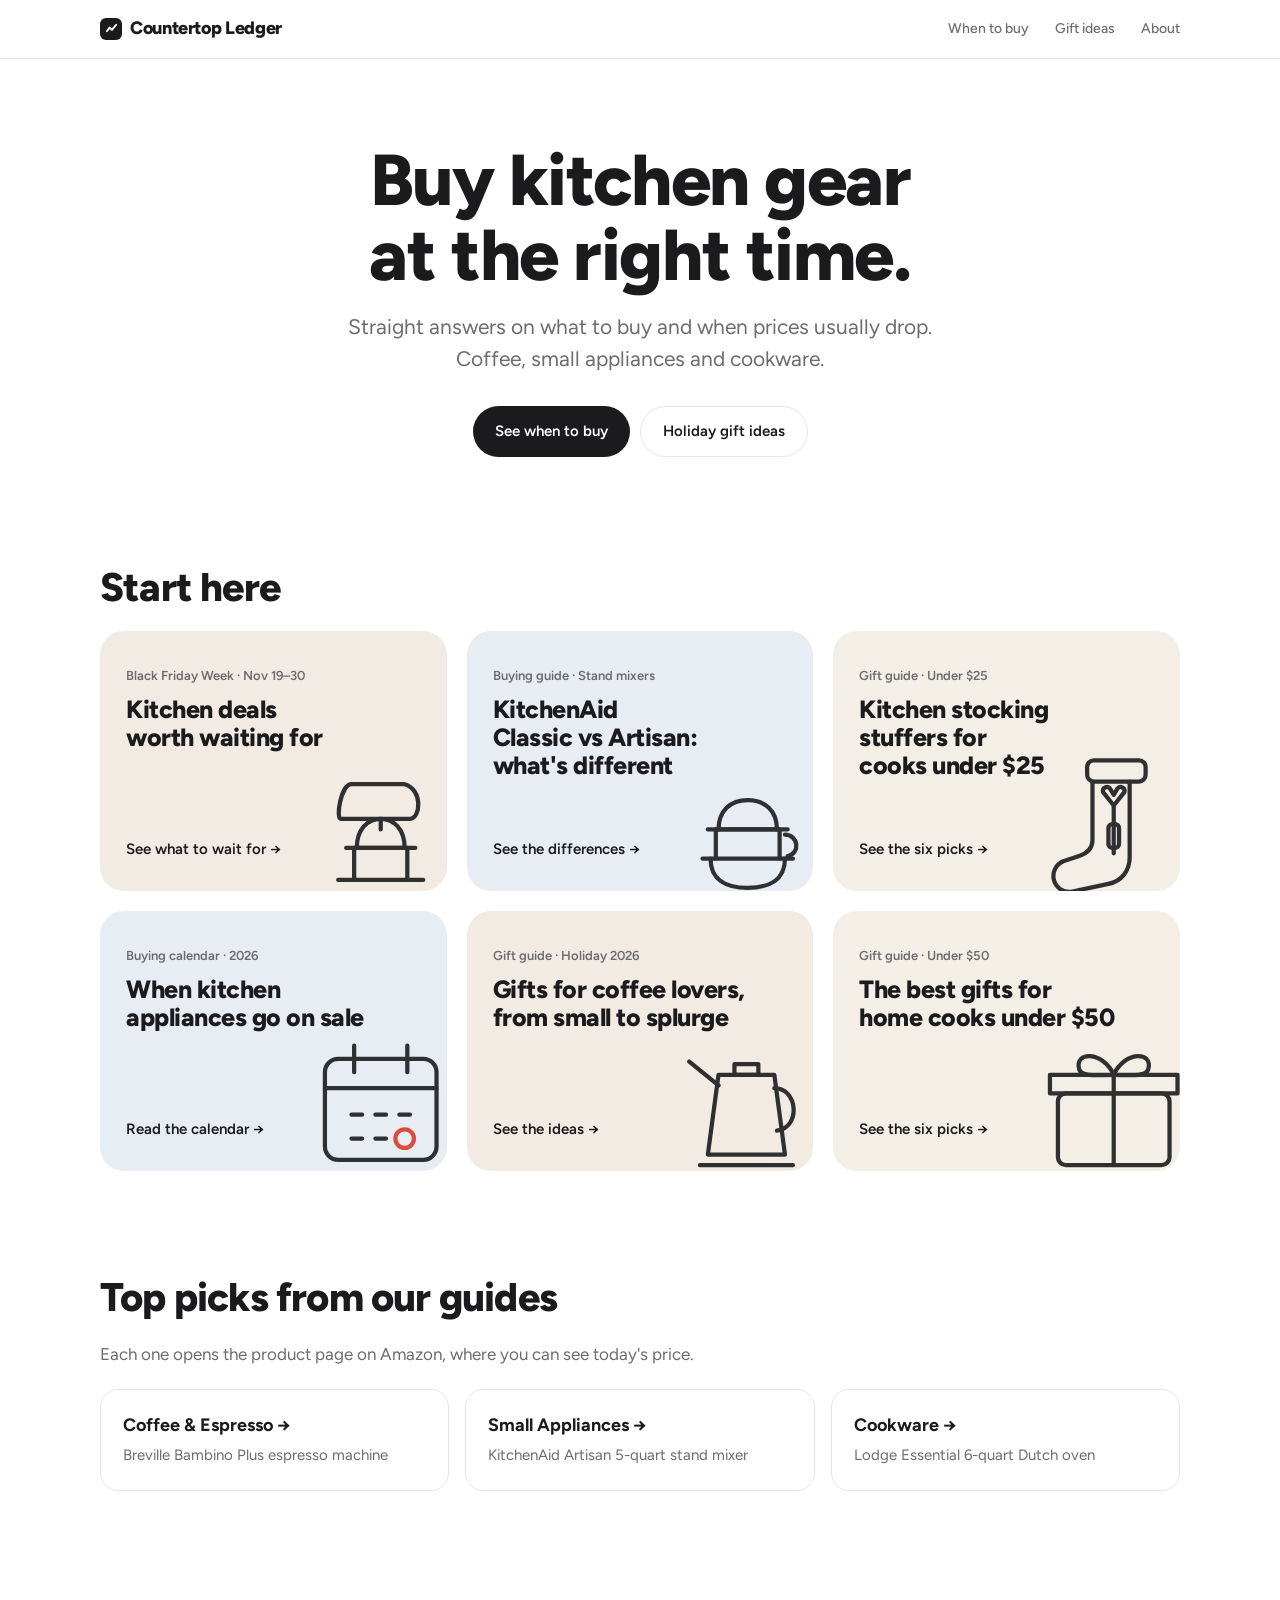
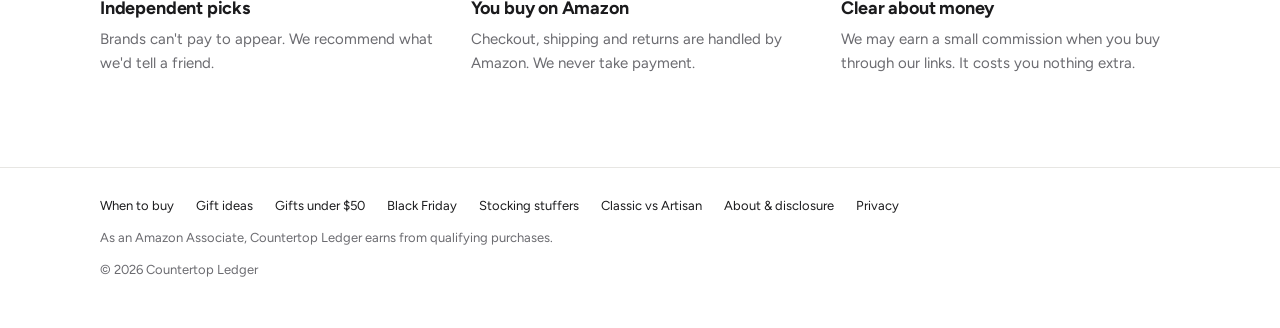
<file: index.html>
<!doctype html>
<html lang="en">
<head>
<meta charset="utf-8">
<meta name="viewport" content="width=device-width, initial-scale=1, viewport-fit=cover">
<title>Countertop Ledger | Kitchen gear, bought at the right time</title>
<meta name="p:domain_verify" content="b76fc6cef4128d5ef0ec59df66512564"/>
<link rel="canonical" href="https://countertopledger.github.io/">
<meta name="description" content="Straight answers on what kitchen gear to buy and when prices usually drop. Coffee, small appliances and cookware.">
<meta property="og:image" content="https://countertopledger.github.io/assets/og/home.png">
<meta property="og:url" content="https://countertopledger.github.io/">
<meta property="og:type" content="website">
<meta name="twitter:card" content="summary_large_image">
<meta property="og:title" content="Countertop Ledger">
<meta property="og:description" content="Kitchen gear, bought at the right time.">
<link rel="preconnect" href="https://fonts.googleapis.com">
<link rel="preconnect" href="https://fonts.gstatic.com" crossorigin>
<link rel="stylesheet" href="https://fonts.googleapis.com/css2?family=Figtree:wght@400;500;600;700;800&display=swap">
<link rel="stylesheet" href="assets/style.css">
<link rel="icon" href="data:image/svg+xml,%3Csvg xmlns='http://www.w3.org/2000/svg' viewBox='0 0 32 32'%3E%3Crect width='32' height='32' rx='8' fill='%231b1b1d'/%3E%3Cpath d='M7 21l6-8 5 5 7-10' fill='none' stroke='white' stroke-width='3' stroke-linecap='round' stroke-linejoin='round'/%3E%3C/svg%3E">
</head>
<body>
<header class="top"><div class="wrap">
  <a class="brand" href="./"><i><svg width="13" height="13" viewBox="0 0 14 14" aria-hidden="true"><path d="M2 10l3-4 2.5 2.5L12 3" fill="none" stroke="#fff" stroke-width="2" stroke-linecap="round" stroke-linejoin="round"/></svg></i>Countertop Ledger</a>
  <nav class="links" aria-label="Main">
    <a href="guides/when-to-buy-kitchen-appliances.html">When to buy</a>
    <a href="guides/gifts-for-coffee-lovers.html" class="hide">Gift ideas</a>
    <a href="about.html">About</a>
  </nav>
</div></header>

<main>
  <section class="hero"><div class="wrap">
    <h1>Buy kitchen gear at the right time.</h1>
    <p>Straight answers on what to buy and when prices usually drop. Coffee, small appliances and cookware.</p>
    <div class="ctas">
      <a class="btn" href="guides/when-to-buy-kitchen-appliances.html">See when to buy</a>
      <a class="btn alt" href="guides/gifts-for-coffee-lovers.html">Holiday gift ideas</a>
    </div>
  </div></section>

  <section class="s"><div class="wrap">
    <div class="sh"><h2>Start here</h2></div>
    <div class="guides">
      <a class="gcard" href="guides/black-friday-kitchen-deals-worth-waiting-for.html" style="background:var(--oat)">
        <div><span class="k">Black Friday Week · Nov 19–30</span><h3>Kitchen deals worth waiting for</h3></div>
        <span class="more">See what to wait for →</span>
        <svg viewBox="0 0 120 120" fill="none" stroke="#1b1b1d" stroke-width="3.2" stroke-linecap="round" stroke-linejoin="round" aria-hidden="true"><path d="M28 100h64"/><path d="M40 100V76h40v24"/><path d="M34 76h52"/><path d="M42 76c0-14 8-22 18-22s18 8 18 22"/><path d="M30 54h52c8 0 10-22-4-26H38c-8 0-12 26-8 26z"/><path d="M60 54v8"/></svg>
      </a>
      <a class="gcard" href="guides/kitchenaid-classic-vs-artisan.html" style="background:var(--mist)">
        <div><span class="k">Buying guide · Stand mixers</span><h3>KitchenAid Classic vs Artisan: what's different</h3></div>
        <span class="more">See the differences →</span>
        <svg viewBox="0 0 120 120" fill="none" stroke="#1b1b1d" stroke-width="3.2" stroke-linecap="round" stroke-linejoin="round" aria-hidden="true"><path d="M26 84h68"/><path d="M32 84c0 16 12 22 28 22s28-6 28-22"/><path d="M36 84V62h48v22"/><path d="M30 62h60"/><path d="M38 62c0-14 9-22 22-22s22 8 22 22"/><path d="M88 66c10 0 12 14 2 16"/></svg>
      </a>
      <a class="gcard" href="guides/kitchen-stocking-stuffers-for-cooks-under-25.html" style="background:var(--sand)">
        <div><span class="k">Gift guide · Under $25</span><h3>Kitchen stocking stuffers for cooks under $25</h3></div>
        <span class="more">See the six picks →</span>
        <svg viewBox="0 0 120 120" fill="none" stroke="#1b1b1d" stroke-width="3.2" stroke-linecap="round" stroke-linejoin="round" aria-hidden="true"><rect x="40" y="10" width="44" height="16" rx="5"/><path d="M44 26v44c0 6-4 10-10 12l-12 4a12 12 0 006 23l28-6c10-2 16-10 16-20V26"/><path d="M60 44v36"/><path d="M60 44l-8-10a3 3 0 015-3l3 5 3-5a3 3 0 015 3z"/><rect x="56" y="58" width="8" height="18" rx="3"/></svg>
      </a>
      <a class="gcard" href="guides/when-to-buy-kitchen-appliances.html" style="background:var(--mist)">
        <div><span class="k">Buying calendar · 2026</span><h3>When kitchen appliances go on sale</h3></div>
        <span class="more">Read the calendar →</span>
        <svg viewBox="0 0 120 120" fill="none" stroke="#1b1b1d" stroke-width="3.2" stroke-linecap="round" stroke-linejoin="round" aria-hidden="true"><rect x="18" y="24" width="84" height="76" rx="10"/><path d="M18 46h84M40 14v20M80 14v20"/><path d="M38 66h8M56 66h8M74 66h8M38 84h8M56 84h8"/><circle cx="78" cy="84" r="7" stroke="#d93a2b"/></svg>
      </a>
      <a class="gcard" href="guides/gifts-for-coffee-lovers.html" style="background:var(--oat)">
        <div><span class="k">Gift guide · Holiday 2026</span><h3>Gifts for coffee lovers, from small to splurge</h3></div>
        <span class="more">See the ideas →</span>
        <svg viewBox="0 0 120 120" fill="none" stroke="#1b1b1d" stroke-width="3.2" stroke-linecap="round" stroke-linejoin="round" aria-hidden="true"><path d="M38 36h42l8 60H30z"/><path d="M80 46c18 0 20 30 2 32M38 44L16 26M50 28h18v8H50zM24 104h70"/></svg>
      </a>
      <a class="gcard" href="guides/gifts-for-home-cooks-under-50.html" style="background:var(--sand)">
        <div><span class="k">Gift guide · Under $50</span><h3>The best gifts for home cooks under $50</h3></div>
        <span class="more">See the six picks →</span>
        <svg viewBox="0 0 120 120" fill="none" stroke="#1b1b1d" stroke-width="3.2" stroke-linecap="round" stroke-linejoin="round" aria-hidden="true"><rect x="18" y="50" width="84" height="54" rx="6"/><path d="M12 36h96v14H12zM60 36v68"/><path d="M60 36c-8-18-30-18-26-4 2 6 16 4 26 4zM60 36c8-18 30-18 26-4-2 6-16 4-26 4z"/></svg>
      </a>
    </div>
  </div></section>

  <section class="s"><div class="wrap">
    <div class="sh"><h2>Top picks from our guides</h2><p>Each one opens the product page on Amazon, where you can see today's price.</p></div>
    <div class="cats">
      <a class="cat" href="https://www.amazon.com/dp/B07JVD78TT?tag=countertopled-20" rel="sponsored noopener" target="_blank"><b>Coffee &amp; Espresso →</b><span>Breville Bambino Plus espresso machine</span></a>
      <a class="cat" href="https://www.amazon.com/dp/B00005UP2P?tag=countertopled-20" rel="sponsored noopener" target="_blank"><b>Small Appliances →</b><span>KitchenAid Artisan 5-quart stand mixer</span></a>
      <a class="cat" href="https://www.amazon.com/dp/B000N501BK?tag=countertopled-20" rel="sponsored noopener" target="_blank"><b>Cookware →</b><span>Lodge Essential 6-quart Dutch oven</span></a>
    </div>
  </div></section>

  <section class="s"><div class="wrap">
    <div class="trust">
      <div><h3>Independent picks</h3><p>Brands can't pay to appear. We recommend what we'd tell a friend.</p></div>
      <div><h3>You buy on Amazon</h3><p>Checkout, shipping and returns are handled by Amazon. We never take payment.</p></div>
      <div><h3>Clear about money</h3><p>We may earn a small commission when you buy through our links. It costs you nothing extra.</p></div>
    </div>
  </div></section>
</main>

<footer><div class="wrap">
  <nav aria-label="Footer"><a href="guides/when-to-buy-kitchen-appliances.html">When to buy</a><a href="guides/gifts-for-coffee-lovers.html">Gift ideas</a><a href="guides/gifts-for-home-cooks-under-50.html">Gifts under $50</a><a href="guides/black-friday-kitchen-deals-worth-waiting-for.html">Black Friday</a><a href="guides/kitchen-stocking-stuffers-for-cooks-under-25.html">Stocking stuffers</a><a href="guides/kitchenaid-classic-vs-artisan.html">Classic vs Artisan</a><a href="about.html">About &amp; disclosure</a><a href="privacy.html">Privacy</a></nav>
  <span>As an Amazon Associate, Countertop Ledger earns from qualifying purchases.</span>
  <span>© 2026 Countertop Ledger</span>
</div></footer>
<script src="assets/tag.js"></script>
</body>
</html>
</file>
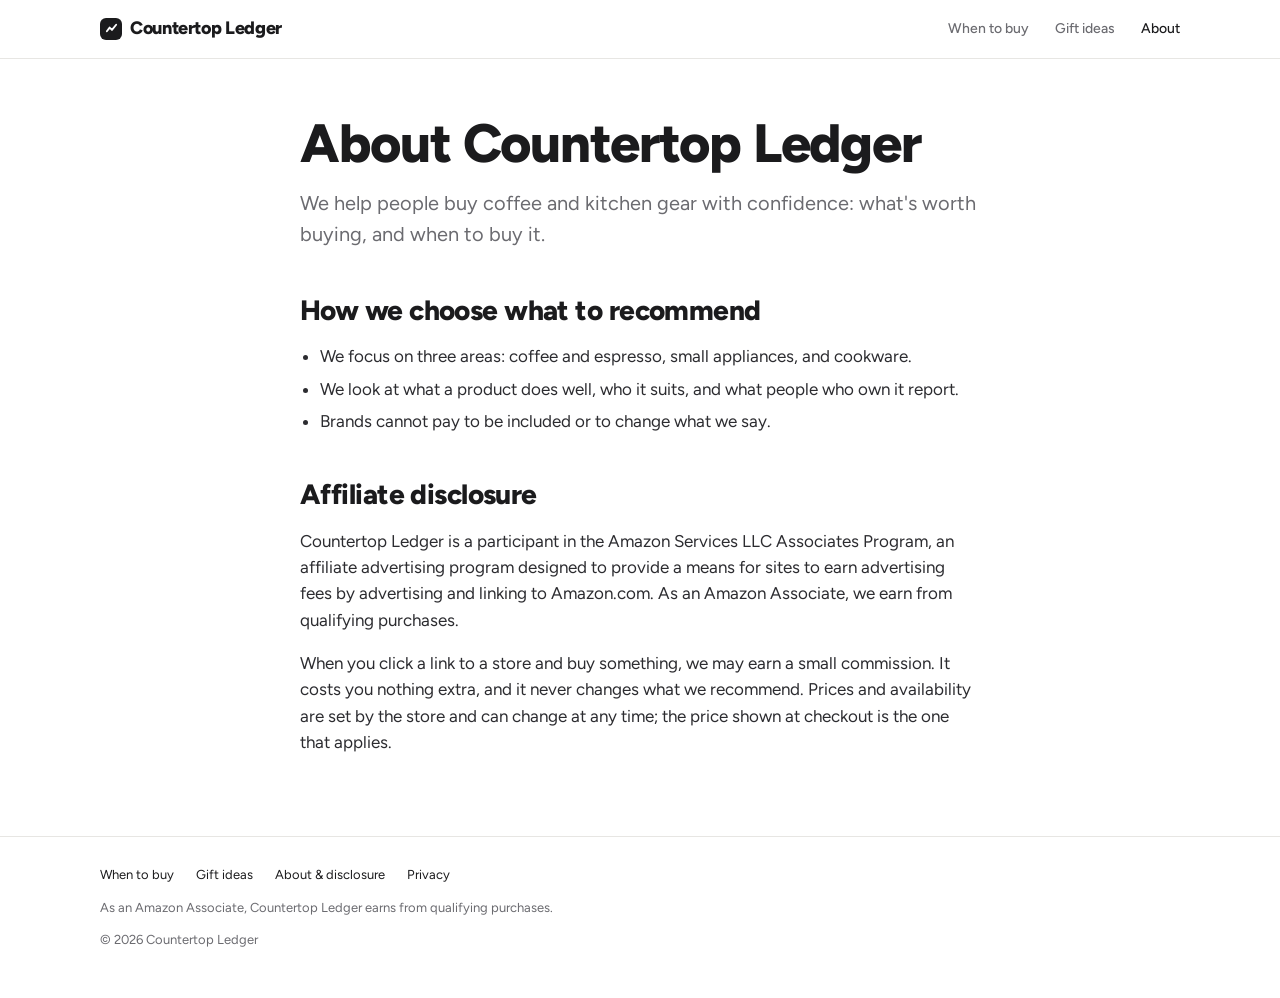
<file: about.html>
<!doctype html>
<html lang="en">
<head>
<meta charset="utf-8">
<meta name="viewport" content="width=device-width, initial-scale=1, viewport-fit=cover">
<title>About &amp; Affiliate Disclosure | Countertop Ledger</title>
<meta property="og:type" content="article">
<meta property="og:site_name" content="Countertop Ledger">
<meta property="og:title" content="About &amp; Affiliate Disclosure | Countertop Ledger">
<meta property="og:description" content="Who we are, how we choose what to recommend, and how Countertop Ledger makes money.">
<meta property="og:url" content="https://countertopledger.github.io/about.html">
<meta property="og:image" content="https://countertopledger.github.io/assets/og/about.png">
<meta name="twitter:card" content="summary_large_image">
<meta name="p:domain_verify" content="b76fc6cef4128d5ef0ec59df66512564"/>
<link rel="canonical" href="https://countertopledger.github.io/about.html">
<meta name="description" content="Who we are, how we choose what to recommend, and how Countertop Ledger makes money.">
<link rel="preconnect" href="https://fonts.googleapis.com">
<link rel="preconnect" href="https://fonts.gstatic.com" crossorigin>
<link rel="stylesheet" href="https://fonts.googleapis.com/css2?family=Figtree:wght@400;500;600;700;800&display=swap">
<link rel="stylesheet" href="assets/style.css">
<link rel="icon" href="data:image/svg+xml,%3Csvg xmlns='http://www.w3.org/2000/svg' viewBox='0 0 32 32'%3E%3Crect width='32' height='32' rx='8' fill='%231b1b1d'/%3E%3Cpath d='M7 21l6-8 5 5 7-10' fill='none' stroke='white' stroke-width='3' stroke-linecap='round' stroke-linejoin='round'/%3E%3C/svg%3E">
</head>
<body>
<header class="top"><div class="wrap">
  <a class="brand" href="./"><i><svg width="13" height="13" viewBox="0 0 14 14" aria-hidden="true"><path d="M2 10l3-4 2.5 2.5L12 3" fill="none" stroke="#fff" stroke-width="2" stroke-linecap="round" stroke-linejoin="round"/></svg></i>Countertop Ledger</a>
  <nav class="links" aria-label="Main">
    <a href="guides/when-to-buy-kitchen-appliances.html">When to buy</a>
    <a href="guides/gifts-for-coffee-lovers.html" class="hide">Gift ideas</a>
    <a href="about.html" aria-current="page">About</a>
  </nav>
</div></header>

<main class="article"><div class="wrap narrow">
  <h1>About Countertop Ledger</h1>
  <p class="dek">We help people buy coffee and kitchen gear with confidence: what's worth buying, and when to buy it.</p>
  <div class="prose">
    <h2>How we choose what to recommend</h2>
    <ul>
      <li>We focus on three areas: coffee and espresso, small appliances, and cookware.</li>
      <li>We look at what a product does well, who it suits, and what people who own it report.</li>
      <li>Brands cannot pay to be included or to change what we say.</li>
    </ul>

    <h2 id="disclosure">Affiliate disclosure</h2>
    <p>Countertop Ledger is a participant in the Amazon Services LLC Associates Program, an affiliate advertising program designed to provide a means for sites to earn advertising fees by advertising and linking to Amazon.com. As an Amazon Associate, we earn from qualifying purchases.</p>
    <p>When you click a link to a store and buy something, we may earn a small commission. It costs you nothing extra, and it never changes what we recommend. Prices and availability are set by the store and can change at any time; the price shown at checkout is the one that applies.</p>
  </div>
</div></main>

<footer><div class="wrap">
  <nav aria-label="Footer"><a href="guides/when-to-buy-kitchen-appliances.html">When to buy</a><a href="guides/gifts-for-coffee-lovers.html">Gift ideas</a><a href="about.html">About &amp; disclosure</a><a href="privacy.html">Privacy</a></nav>
  <span>As an Amazon Associate, Countertop Ledger earns from qualifying purchases.</span>
  <span>© 2026 Countertop Ledger</span>
</div></footer>
</body>
</html>
</file>
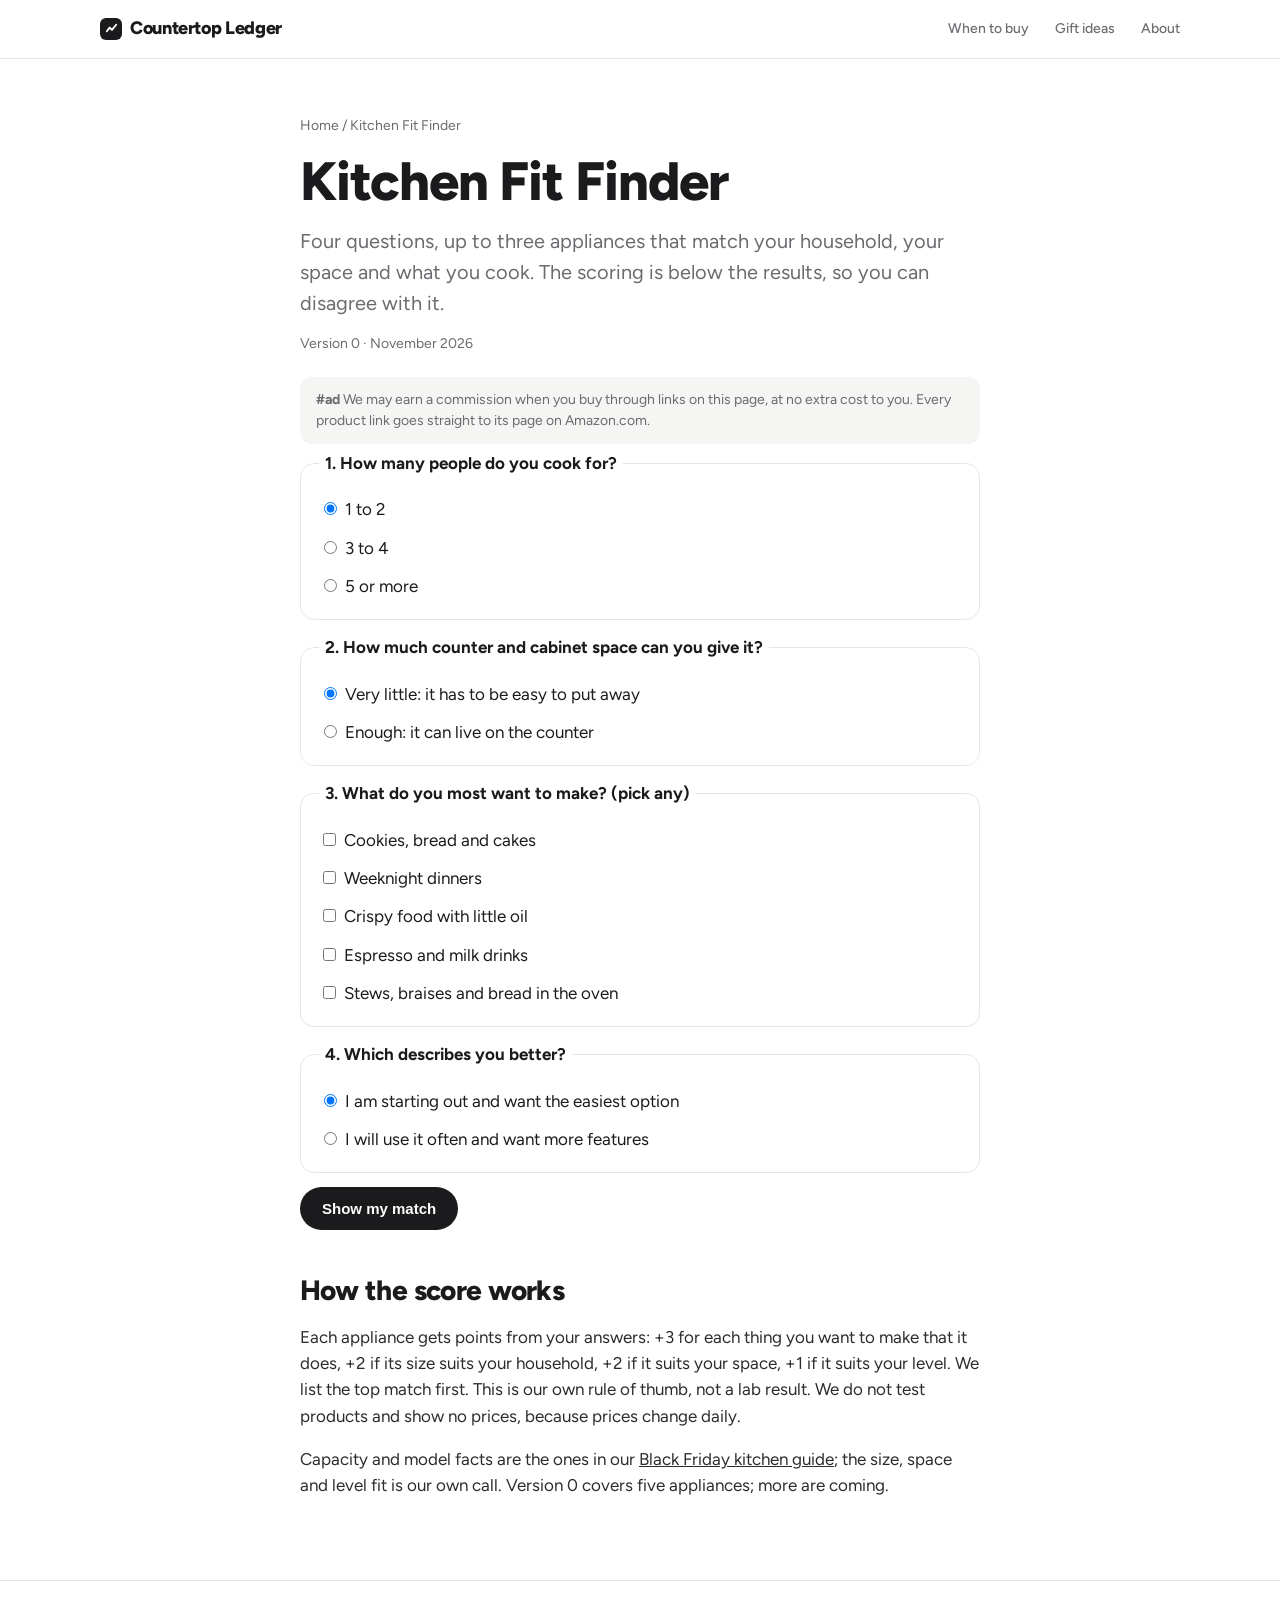
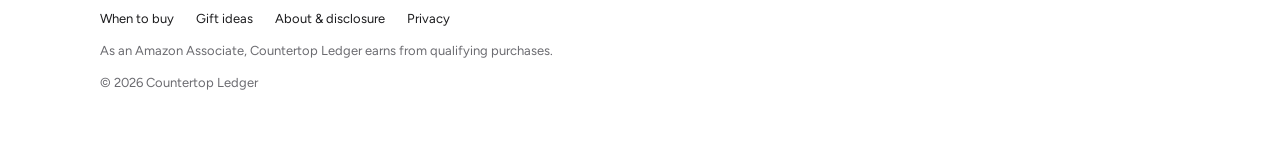
<file: fit-finder.html>
<!doctype html>
<html lang="en">
<head>
<meta charset="utf-8">
<meta name="viewport" content="width=device-width, initial-scale=1, viewport-fit=cover">
<title>Kitchen Fit Finder: Which Appliance Fits Your Kitchen? | Countertop Ledger</title>
<meta property="og:type" content="article">
<meta property="og:site_name" content="Countertop Ledger">
<meta property="og:title" content="Kitchen Fit Finder: Which Appliance Fits Your Kitchen? | Countertop Ledger">
<meta property="og:description" content="Answer 4 questions about your household, counter space and cooking and see which kitchen appliance fits, with the scoring shown.">
<meta property="og:url" content="https://countertopledger.github.io/fit-finder.html">
<meta property="og:image" content="https://countertopledger.github.io/assets/og/home.png">
<meta name="twitter:card" content="summary_large_image">
<meta name="p:domain_verify" content="b76fc6cef4128d5ef0ec59df66512564"/>
<link rel="canonical" href="https://countertopledger.github.io/fit-finder.html">
<meta name="description" content="Answer 4 questions about your household, counter space and cooking and see which kitchen appliance fits, with the scoring shown.">
<link rel="preconnect" href="https://fonts.googleapis.com">
<link rel="preconnect" href="https://fonts.gstatic.com" crossorigin>
<link rel="stylesheet" href="https://fonts.googleapis.com/css2?family=Figtree:wght@400;500;600;700;800&display=swap">
<link rel="stylesheet" href="assets/style.css">
<link rel="icon" href="data:image/svg+xml,%3Csvg xmlns='http://www.w3.org/2000/svg' viewBox='0 0 32 32'%3E%3Crect width='32' height='32' rx='8' fill='%231b1b1d'/%3E%3Cpath d='M7 21l6-8 5 5 7-10' fill='none' stroke='white' stroke-width='3' stroke-linecap='round' stroke-linejoin='round'/%3E%3C/svg%3E">
</head>
<body>
<style>
.ff fieldset{border:1px solid var(--line);border-radius:14px;padding:14px 18px;margin:0 0 14px}
.ff legend{font-weight:700;padding:0 6px}
.ff label{display:block;padding:6px 0;cursor:pointer}
.ff input{margin-right:8px}
.res{border:1px solid var(--line);border-radius:14px;padding:16px 18px;margin:12px 0;background:var(--soft)}
.res h3{margin:0 0 4px}
.score{font-size:14px;color:var(--sub)}
.why li{font-size:15px}
</style>
<script type="application/json" id="ff-data">{"useLabels": {"bake": "it handles baking", "dinner": "it suits weeknight dinners", "crisp": "it makes crispy food", "coffee": "it makes espresso drinks", "stew": "it suits stews and braises"}, "sizeLabels": {"1": "1 to 2 people", "2": "3 to 4 people", "3": "5 or more"}, "spaceLabels": {"small": "suits a small space", "ok": "fine on a counter"}, "levelLabels": {"start": "easy to start with", "more": "room to grow"}, "items": [{"name": "KitchenAid Artisan 5-qt tilt-head (KSM150PS)", "asin": "B00005UP2P", "uses": ["bake"], "sizes": [2, 3], "space": ["ok"], "level": ["more", "start"], "note": "A 5-quart tilt-head stand mixer. It is a countertop machine, so it needs a spot on the counter."}, {"name": "Instant Pot Duo 6-qt 7-in-1", "asin": "B00FLYWNYQ", "uses": ["dinner", "stew"], "sizes": [1, 2], "space": ["ok"], "level": ["start"], "note": "A 6-quart multicooker: pressure cooker, slow cooker and rice cooker in one pot."}, {"name": "Ninja AF101 4-qt air fryer", "asin": "B07FDJMC9Q", "uses": ["crisp", "dinner"], "sizes": [1, 2], "space": ["small", "ok"], "level": ["start"], "note": "A compact 4-quart basket air fryer. Check the model number AF101 on the Amazon page."}, {"name": "Breville Bambino Plus", "asin": "B07JVD78TT", "uses": ["coffee"], "sizes": [1, 2, 3], "space": ["small", "ok"], "level": ["more", "start"], "note": "A small espresso machine with automatic milk frothing. The plain Bambino is a different model."}, {"name": "Lodge Essential 6-qt enameled Dutch oven", "asin": "B000N501BK", "uses": ["stew", "dinner"], "sizes": [2, 3], "space": ["small", "ok"], "level": ["start", "more"], "note": "A 6-quart enameled Dutch oven for bread, stews and braises. It needs no counter space."}]}</script>
<header class="top"><div class="wrap">
  <a class="brand" href="./"><i><svg width="13" height="13" viewBox="0 0 14 14" aria-hidden="true"><path d="M2 10l3-4 2.5 2.5L12 3" fill="none" stroke="#fff" stroke-width="2" stroke-linecap="round" stroke-linejoin="round"/></svg></i>Countertop Ledger</a>
  <nav class="links" aria-label="Main">
    <a href="guides/when-to-buy-kitchen-appliances.html">When to buy</a>
    <a href="guides/gifts-for-coffee-lovers.html" class="hide">Gift ideas</a>
    <a href="about.html">About</a>
  </nav>
</div></header>
<main class="article"><div class="wrap narrow">
  <div class="crumbs"><a href="./">Home</a> / Kitchen Fit Finder</div>
  <h1>Kitchen Fit Finder</h1>
  <p class="dek">Four questions, up to three appliances that match your household, your space and what you cook. The scoring is below the results, so you can disagree with it.</p>
  <p class="meta">Version 0 &middot; November 2026</p>
  <p class="disclose"><b>#ad</b> We may earn a commission when you buy through links on this page, at no extra cost to you. Every product link goes straight to its page on Amazon.com.</p>
  <div class="prose ff">
   <form id="ff" onsubmit="return false">
    <fieldset><legend>1. How many people do you cook for?</legend>
     <label><input type="radio" name="size" value="1" checked>1 to 2</label>
     <label><input type="radio" name="size" value="2">3 to 4</label>
     <label><input type="radio" name="size" value="3">5 or more</label></fieldset>
    <fieldset><legend>2. How much counter and cabinet space can you give it?</legend>
     <label><input type="radio" name="space" value="small" checked>Very little: it has to be easy to put away</label>
     <label><input type="radio" name="space" value="ok">Enough: it can live on the counter</label></fieldset>
    <fieldset><legend>3. What do you most want to make? (pick any)</legend>
     <label><input type="checkbox" name="use" value="bake">Cookies, bread and cakes</label>
     <label><input type="checkbox" name="use" value="dinner">Weeknight dinners</label>
     <label><input type="checkbox" name="use" value="crisp">Crispy food with little oil</label>
     <label><input type="checkbox" name="use" value="coffee">Espresso and milk drinks</label>
     <label><input type="checkbox" name="use" value="stew">Stews, braises and bread in the oven</label></fieldset>
    <fieldset><legend>4. Which describes you better?</legend>
     <label><input type="radio" name="level" value="start" checked>I am starting out and want the easiest option</label>
     <label><input type="radio" name="level" value="more">I will use it often and want more features</label></fieldset>
    <button class="btn" id="go" type="button">Show my match</button>
   </form>
   <div id="out" aria-live="polite"></div>
   <h2>How the score works</h2>
   <p>Each appliance gets points from your answers: +3 for each thing you want to make that it does, +2 if its size suits your household, +2 if it suits your space, +1 if it suits your level. We list the top match first. This is our own rule of thumb, not a lab result. We do not test products and show no prices, because prices change daily.</p>
   <p>Capacity and model facts are the ones in our <a href="guides/black-friday-kitchen-deals-worth-waiting-for.html">Black Friday kitchen guide</a>; the size, space and level fit is our own call. Version 0 covers five appliances; more are coming.</p>
  </div>
</div></main>
<footer><div class="wrap">
  <nav aria-label="Footer"><a href="guides/when-to-buy-kitchen-appliances.html">When to buy</a><a href="guides/gifts-for-coffee-lovers.html">Gift ideas</a><a href="about.html">About &amp; disclosure</a><a href="privacy.html">Privacy</a></nav>
  <span>As an Amazon Associate, Countertop Ledger earns from qualifying purchases.</span>
  <span>&copy; 2026 Countertop Ledger</span>
</div></footer>
<script src="assets/tag.js"></script>
<script>
(function(){
 var D=JSON.parse(document.getElementById('ff-data').textContent);D.max=function(n){return 3*n+5};
 function esc(s){var d=document.createElement('div');d.textContent=s;return d.innerHTML}
 document.getElementById('go').addEventListener('click',function(){
  var f=document.getElementById('ff'),size=+f.size.value,space=f.space.value,level=f.level.value;
  var uses=[].slice.call(f.querySelectorAll('input[name=use]:checked')).map(function(i){return i.value});
  var rows=D.items.map(function(p){
   var why=[],s=0;
   uses.forEach(function(u){if(p.uses.indexOf(u)>-1){s+=3;why.push('+3 '+D.useLabels[u])}});
   if(p.sizes.indexOf(size)>-1){s+=2;why.push('+2 size suits '+D.sizeLabels[size])}
   if(p.space.indexOf(space)>-1){s+=2;why.push('+2 '+D.spaceLabels[space])}
   if(p.level.indexOf(level)>-1){s+=1;why.push('+1 '+D.levelLabels[level])}
   return {p:p,s:s,why:why}});
  rows.sort(function(a,b){return b.s-a.s});
  var top=uses.length?rows.filter(function(r){return r.why.length&&r.why[0].indexOf('+3')===0}).slice(0,3):[],h='';
  if(!top.length)h='<p>No match yet. Pick at least one thing you want to make (question 3).</p>';
  top.forEach(function(r,i){
   var p=r.p;
   h+='<div class="res"><h3>'+(i+1)+'. '+esc(p.name)+'</h3><div class="score">Score '+r.s+' of '+D.max(uses.length)+'</div><ul class="why">'+r.why.map(function(w){return '<li>'+esc(w)+'</li>'}).join('')+'</ul><p>'+esc(p.note)+'</p><p><a class="btn" data-ctl-click="amazon/fit-finder/'+p.asin+'" href="https://www.amazon.com/dp/'+p.asin+'?tag=countertopled-20" rel="sponsored noopener" target="_blank">'+esc(p.name)+' on Amazon</a></p></div>'});
  document.getElementById('out').innerHTML=h;
 });
})();
</script>
</body>
</html>
</file>
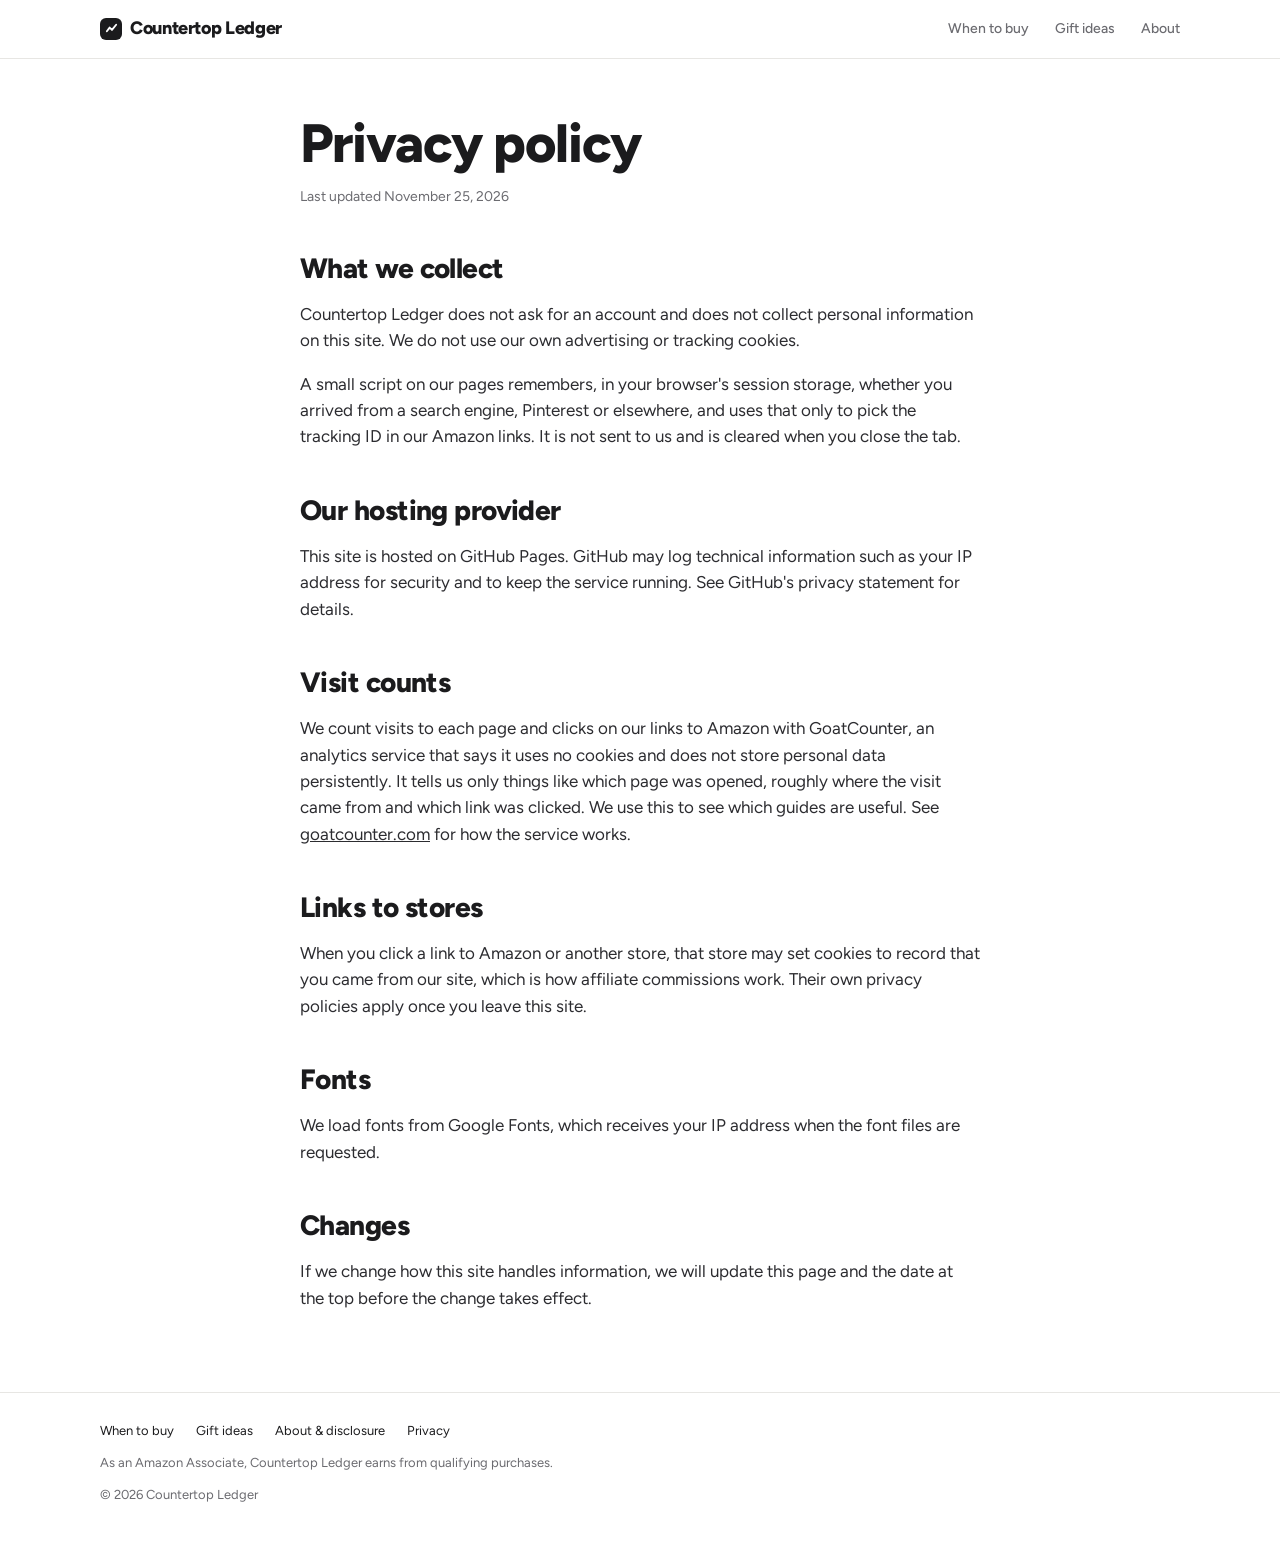
<file: privacy.html>
<!doctype html>
<html lang="en">
<head>
<meta charset="utf-8">
<meta name="viewport" content="width=device-width, initial-scale=1, viewport-fit=cover">
<title>Privacy Policy | Countertop Ledger</title>
<meta name="p:domain_verify" content="b76fc6cef4128d5ef0ec59df66512564"/>
<link rel="canonical" href="https://countertopledger.github.io/privacy.html">
<meta name="description" content="How Countertop Ledger handles your information.">
<meta property="og:image" content="https://countertopledger.github.io/assets/og/home.png">
<link rel="preconnect" href="https://fonts.googleapis.com">
<link rel="preconnect" href="https://fonts.gstatic.com" crossorigin>
<link rel="stylesheet" href="https://fonts.googleapis.com/css2?family=Figtree:wght@400;500;600;700;800&display=swap">
<link rel="stylesheet" href="assets/style.css">
<link rel="icon" href="data:image/svg+xml,%3Csvg xmlns='http://www.w3.org/2000/svg' viewBox='0 0 32 32'%3E%3Crect width='32' height='32' rx='8' fill='%231b1b1d'/%3E%3Cpath d='M7 21l6-8 5 5 7-10' fill='none' stroke='white' stroke-width='3' stroke-linecap='round' stroke-linejoin='round'/%3E%3C/svg%3E">
</head>
<body>
<header class="top"><div class="wrap">
  <a class="brand" href="./"><i><svg width="13" height="13" viewBox="0 0 14 14" aria-hidden="true"><path d="M2 10l3-4 2.5 2.5L12 3" fill="none" stroke="#fff" stroke-width="2" stroke-linecap="round" stroke-linejoin="round"/></svg></i>Countertop Ledger</a>
  <nav class="links" aria-label="Main">
    <a href="guides/when-to-buy-kitchen-appliances.html">When to buy</a>
    <a href="guides/gifts-for-coffee-lovers.html" class="hide">Gift ideas</a>
    <a href="about.html">About</a>
  </nav>
</div></header>

<main class="article"><div class="wrap narrow">
  <h1>Privacy policy</h1>
  <p class="meta">Last updated November 25, 2026</p>
  <div class="prose">
    <h2>What we collect</h2>
    <p>Countertop Ledger does not ask for an account and does not collect personal information on this site. We do not use our own advertising or tracking cookies.</p>
    <p>A small script on our pages remembers, in your browser's session storage, whether you arrived from a search engine, Pinterest or elsewhere, and uses that only to pick the tracking ID in our Amazon links. It is not sent to us and is cleared when you close the tab.</p>
    <h2>Our hosting provider</h2>
    <p>This site is hosted on GitHub Pages. GitHub may log technical information such as your IP address for security and to keep the service running. See GitHub's privacy statement for details.</p>
    <h2>Visit counts</h2>
    <p>We count visits to each page and clicks on our links to Amazon with GoatCounter, an analytics service that says it uses no cookies and does not store personal data persistently. It tells us only things like which page was opened, roughly where the visit came from and which link was clicked. We use this to see which guides are useful. See <a href="https://www.goatcounter.com/" rel="noopener" target="_blank">goatcounter.com</a> for how the service works.</p>
    <h2>Links to stores</h2>
    <p>When you click a link to Amazon or another store, that store may set cookies to record that you came from our site, which is how affiliate commissions work. Their own privacy policies apply once you leave this site.</p>
    <h2>Fonts</h2>
    <p>We load fonts from Google Fonts, which receives your IP address when the font files are requested.</p>
    <h2>Changes</h2>
    <p>If we change how this site handles information, we will update this page and the date at the top before the change takes effect.</p>
  </div>
</div></main>

<footer><div class="wrap">
  <nav aria-label="Footer"><a href="guides/when-to-buy-kitchen-appliances.html">When to buy</a><a href="guides/gifts-for-coffee-lovers.html">Gift ideas</a><a href="about.html">About &amp; disclosure</a><a href="privacy.html">Privacy</a></nav>
  <span>As an Amazon Associate, Countertop Ledger earns from qualifying purchases.</span>
  <span>© 2026 Countertop Ledger</span>
</div></footer>
</body>
</html>
</file>
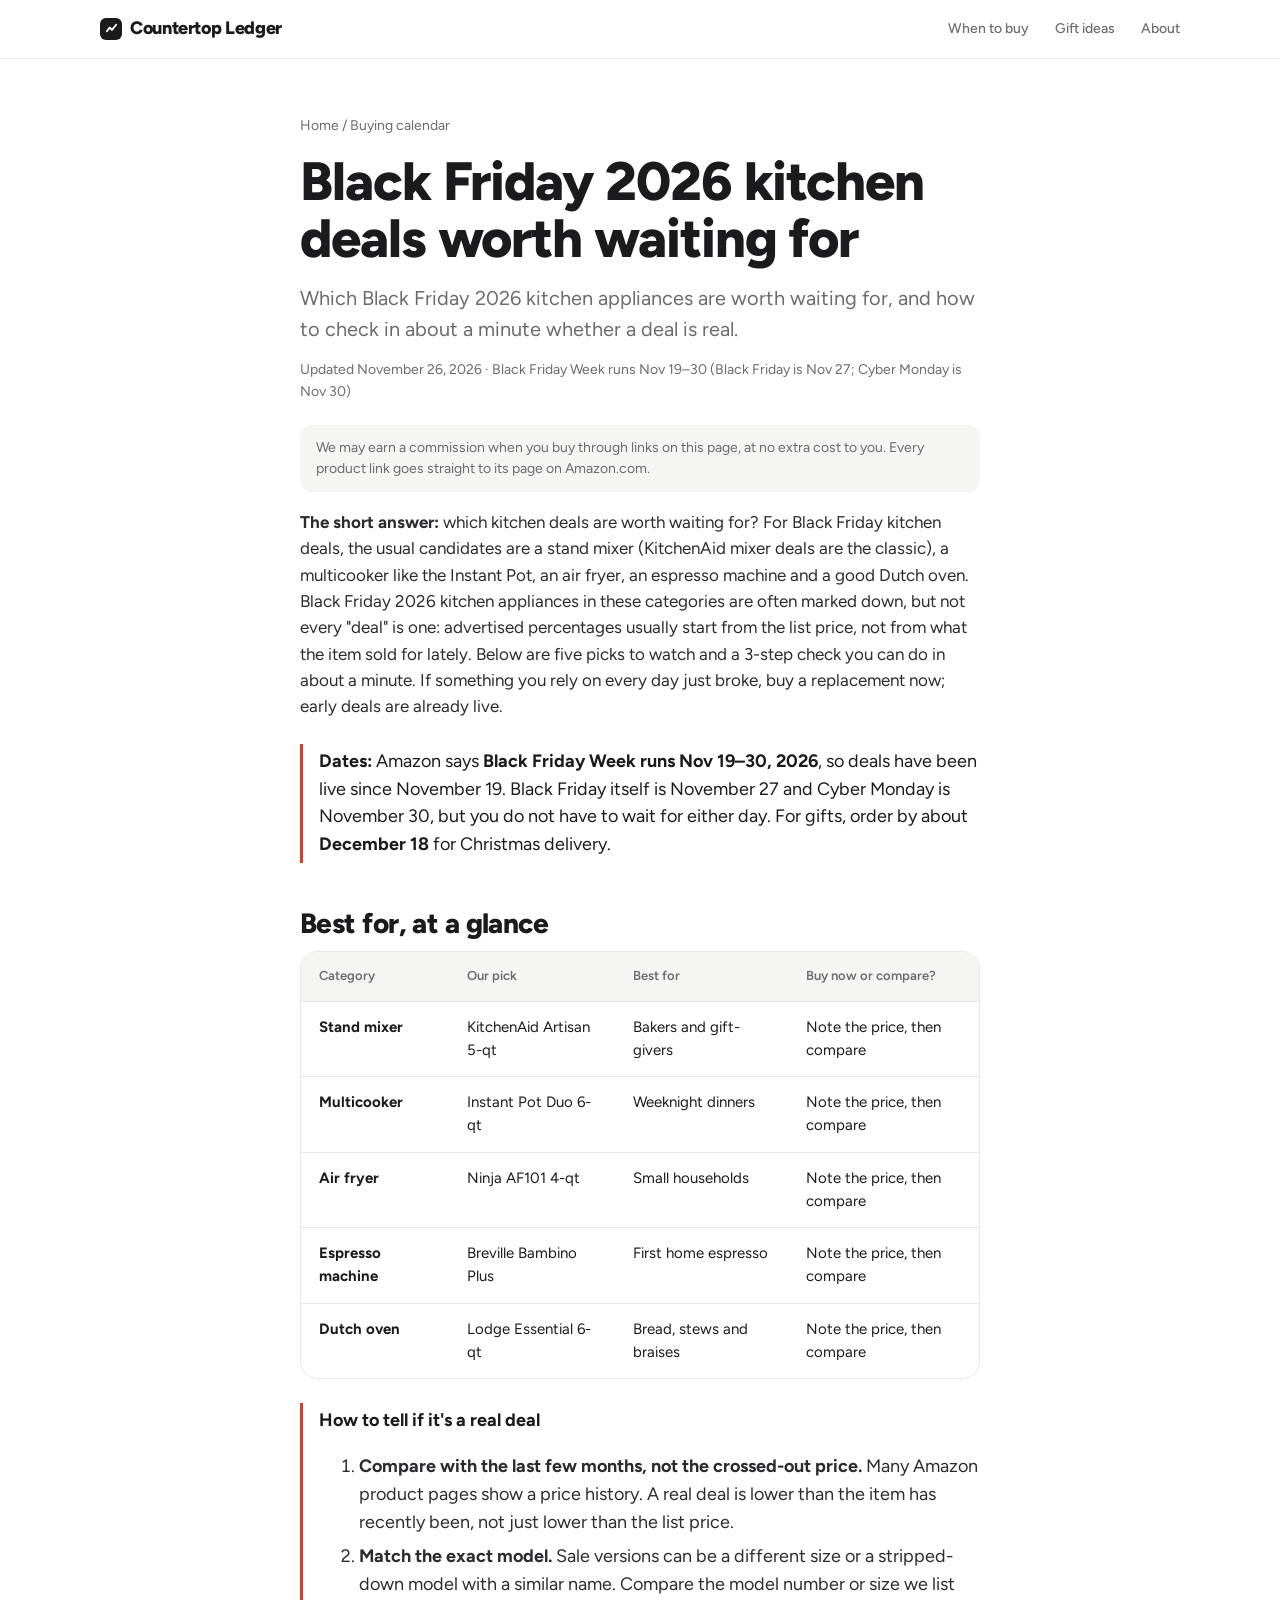
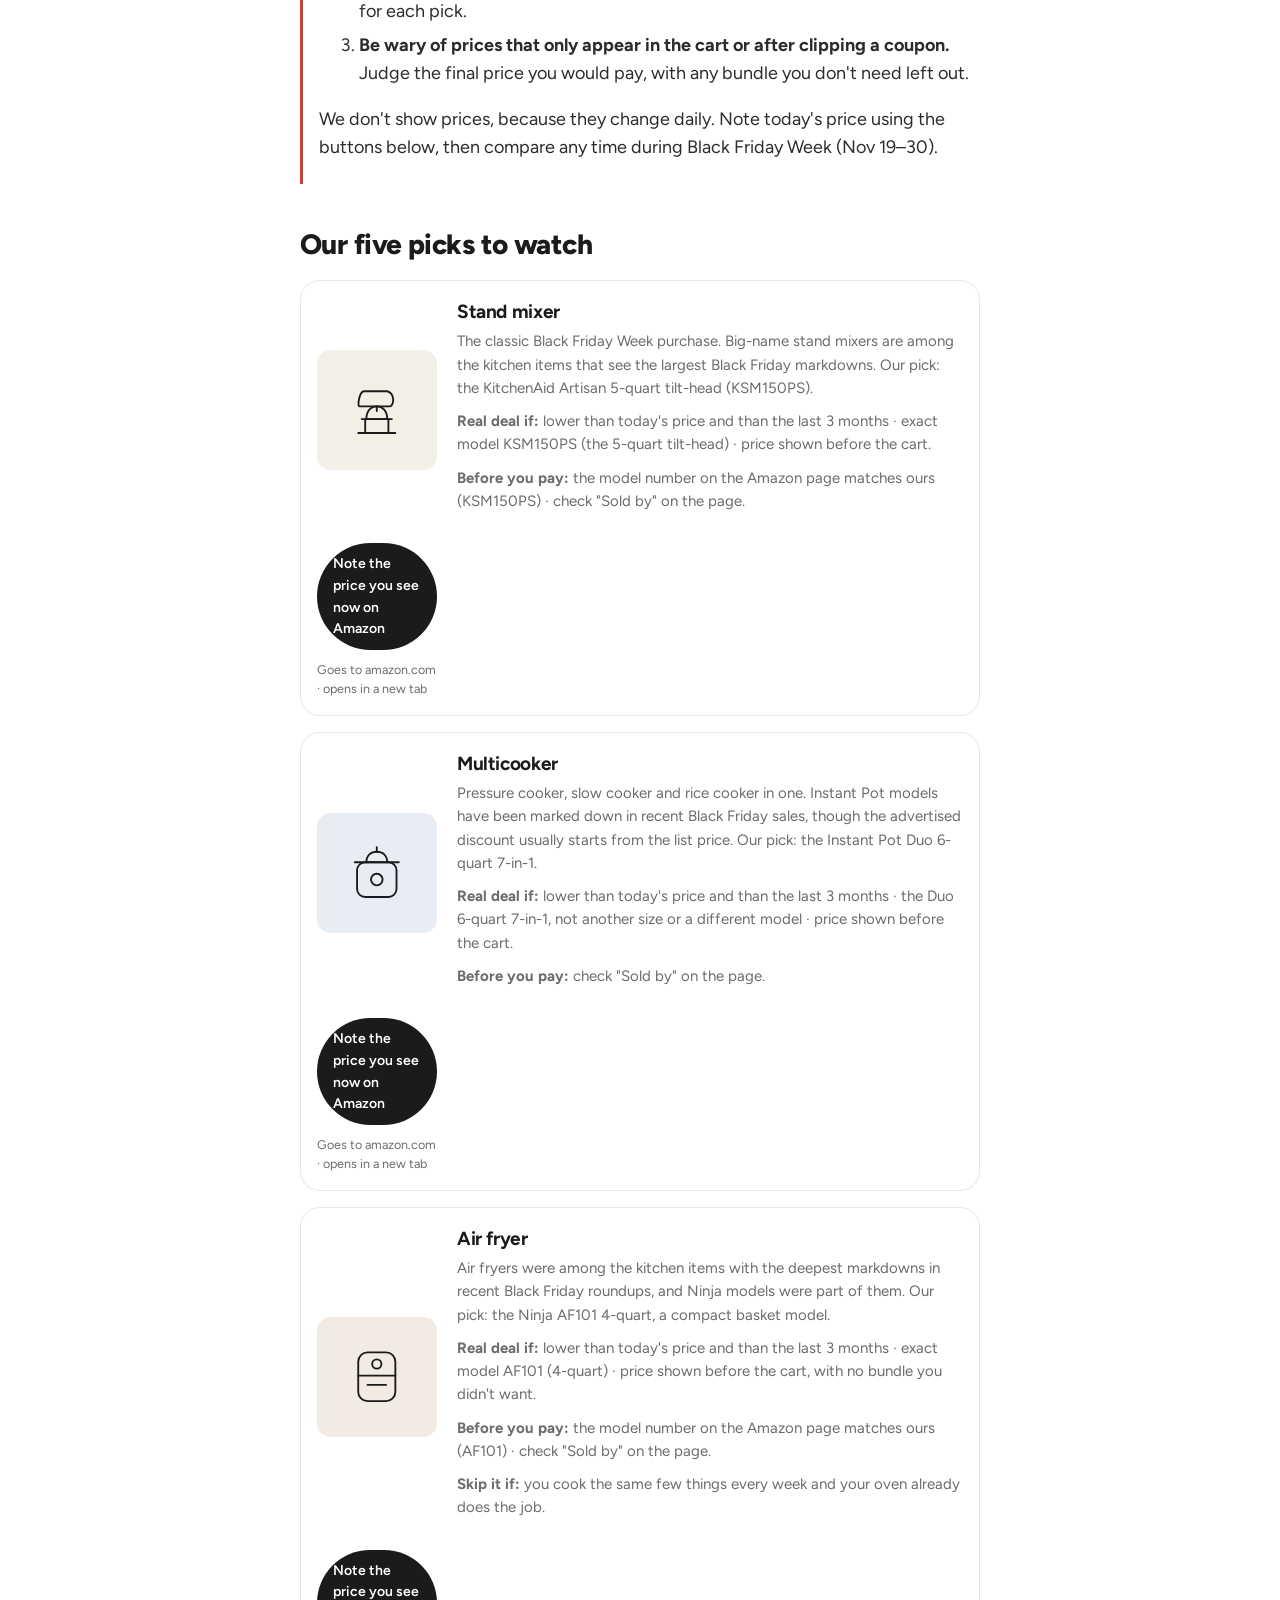
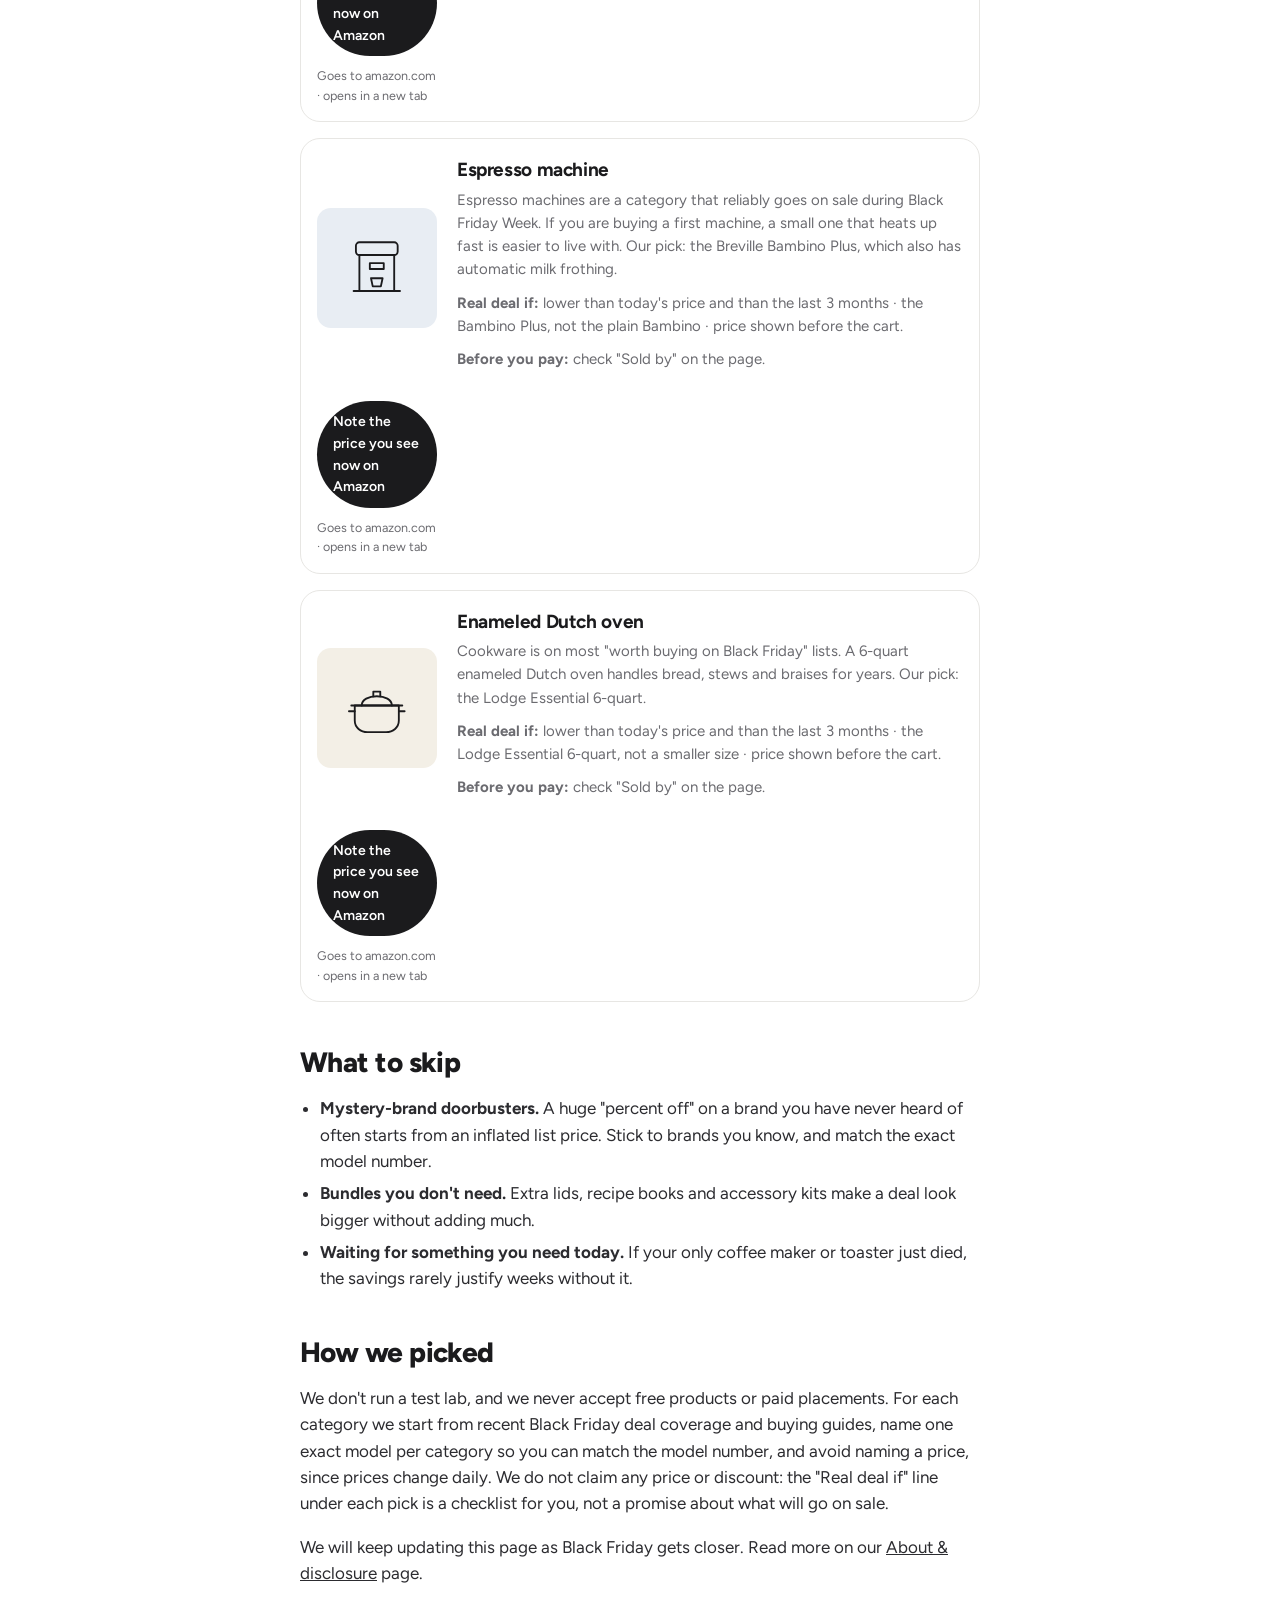
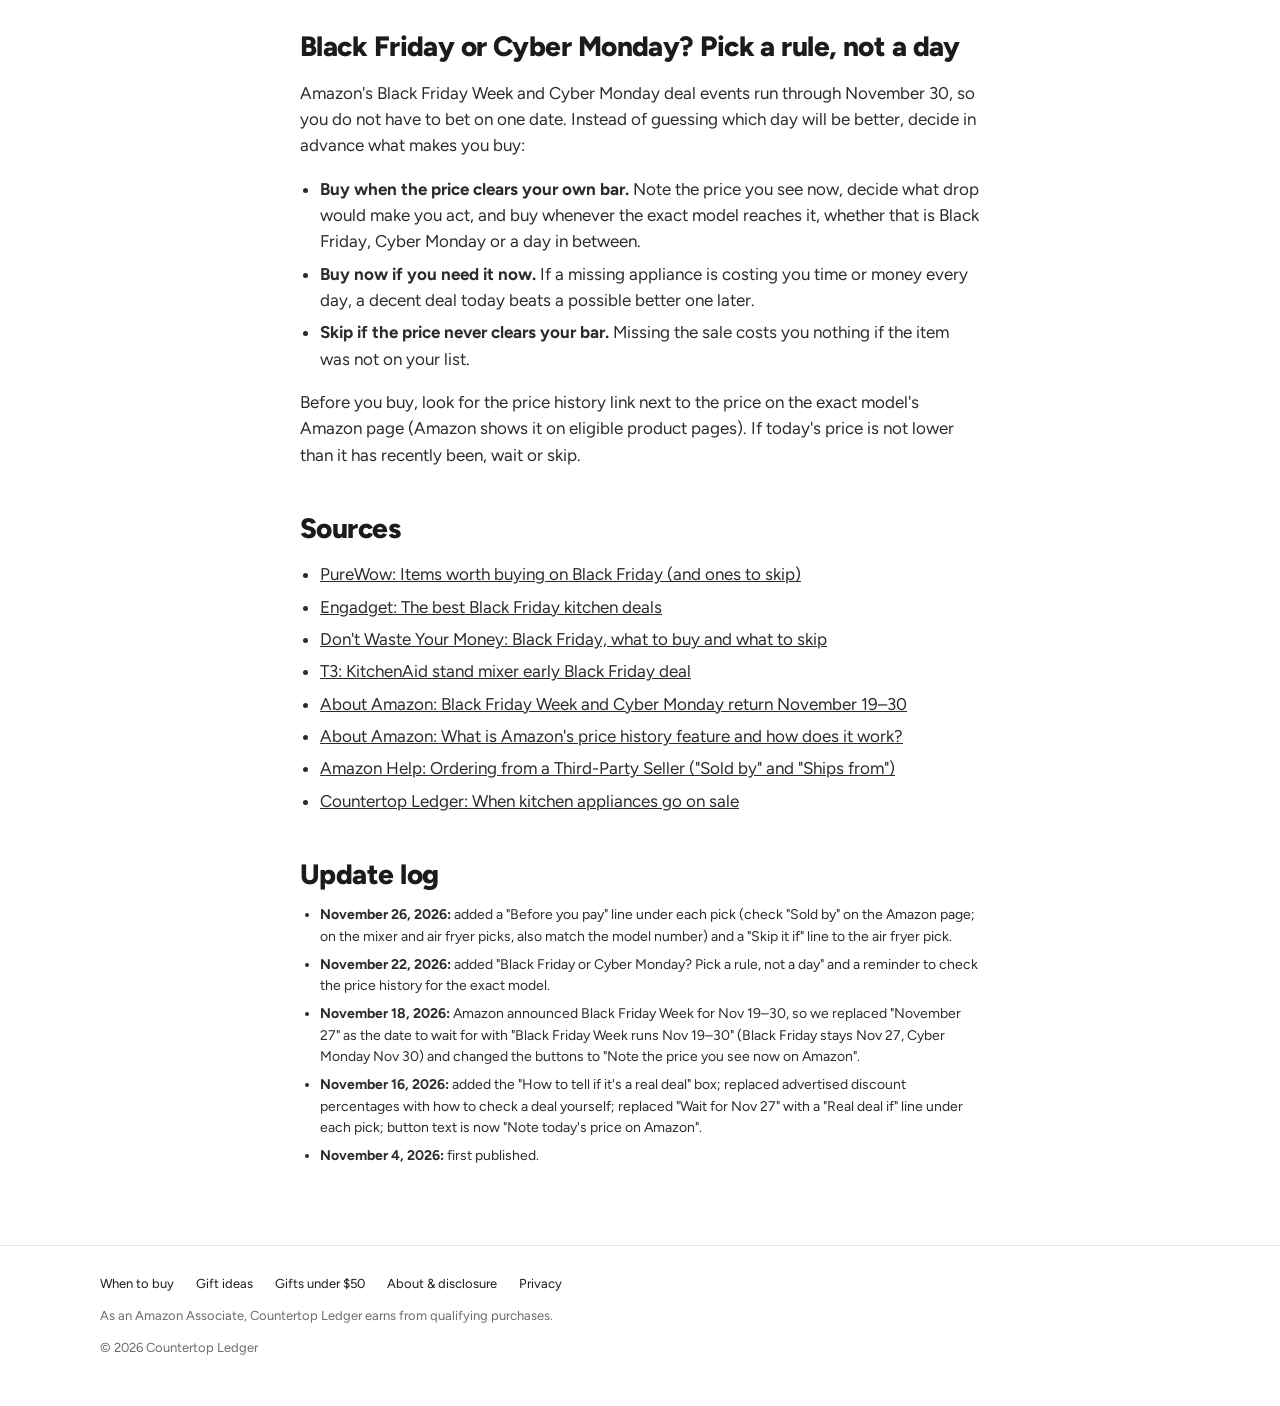
<file: guides/black-friday-kitchen-deals-worth-waiting-for.html>
<!doctype html>
<html lang="en">
<head>
<meta charset="utf-8">
<meta name="viewport" content="width=device-width, initial-scale=1, viewport-fit=cover">
<title>Black Friday 2026 Kitchen Deals Worth Waiting For (and How to Spot a Real One) | Countertop Ledger</title>
<meta name="description" content="Which Black Friday 2026 kitchen deals are worth waiting for (Black Friday Week runs Nov 19–30)? Five picks, mixer deals included, and a 3-step check to tell whether a Black Friday kitchen deal is real.">
<meta name="p:domain_verify" content="b76fc6cef4128d5ef0ec59df66512564"/>
<link rel="canonical" href="https://countertopledger.github.io/guides/black-friday-kitchen-deals-worth-waiting-for.html">
<meta property="og:image" content="https://countertopledger.github.io/assets/og/black-friday.png">
<meta property="og:url" content="https://countertopledger.github.io/guides/black-friday-kitchen-deals-worth-waiting-for.html">
<meta property="og:type" content="article">
<meta name="twitter:card" content="summary_large_image">
<meta property="og:title" content="Black Friday 2026 kitchen deals worth waiting for">
<meta property="og:description" content="Which Black Friday kitchen deals are worth waiting for, and 3 checks to tell if a deal is real.">
<link rel="preconnect" href="https://fonts.googleapis.com">
<link rel="preconnect" href="https://fonts.gstatic.com" crossorigin>
<link rel="stylesheet" href="https://fonts.googleapis.com/css2?family=Figtree:wght@400;500;600;700;800&display=swap">
<link rel="stylesheet" href="../assets/style.css">
<link rel="icon" href="data:image/svg+xml,%3Csvg xmlns='http://www.w3.org/2000/svg' viewBox='0 0 32 32'%3E%3Crect width='32' height='32' rx='8' fill='%231b1b1d'/%3E%3Cpath d='M7 21l6-8 5 5 7-10' fill='none' stroke='white' stroke-width='3' stroke-linecap='round' stroke-linejoin='round'/%3E%3C/svg%3E">
<script type="application/ld+json">
{
 "@context": "https://schema.org",
 "@graph": [
  {
   "@type": "Article",
   "headline": "Black Friday 2026 kitchen deals worth waiting for",
   "description": "Which Black Friday 2026 kitchen deals are worth waiting for (Black Friday Week runs Nov 19–30)? Five picks, mixer deals included, and a 3-step check to tell whether a Black Friday kitchen deal is real.",
   "image": "https://countertopledger.github.io/assets/og/black-friday.png",
   "dateModified": "2026-11-26",
   "inLanguage": "en-US",
   "mainEntityOfPage": "https://countertopledger.github.io/guides/black-friday-kitchen-deals-worth-waiting-for.html",
   "author": {
    "@type": "Organization",
    "name": "Countertop Ledger",
    "url": "https://countertopledger.github.io/"
   },
   "publisher": {
    "@type": "Organization",
    "name": "Countertop Ledger",
    "url": "https://countertopledger.github.io/"
   }
  },
  {
   "@type": "BreadcrumbList",
   "itemListElement": [
    {
     "@type": "ListItem",
     "position": 1,
     "name": "Countertop Ledger",
     "item": "https://countertopledger.github.io/"
    },
    {
     "@type": "ListItem",
     "position": 2,
     "name": "Black Friday 2026 kitchen deals worth waiting for",
     "item": "https://countertopledger.github.io/guides/black-friday-kitchen-deals-worth-waiting-for.html"
    }
   ]
  }
 ]
}
</script>
</head>
<body>
<header class="top"><div class="wrap">
  <a class="brand" href="../"><i><svg width="13" height="13" viewBox="0 0 14 14" aria-hidden="true"><path d="M2 10l3-4 2.5 2.5L12 3" fill="none" stroke="#fff" stroke-width="2" stroke-linecap="round" stroke-linejoin="round"/></svg></i>Countertop Ledger</a>
  <nav class="links" aria-label="Main">
    <a href="when-to-buy-kitchen-appliances.html">When to buy</a>
    <a href="gifts-for-coffee-lovers.html" class="hide">Gift ideas</a>
    <a href="../about.html">About</a>
  </nav>
</div></header>

<main class="article"><div class="wrap narrow">
  <div class="crumbs"><a href="../">Home</a> / Buying calendar</div>
  <h1>Black Friday 2026 kitchen deals worth waiting for</h1>
  <p class="dek">Which Black Friday 2026 kitchen appliances are worth waiting for, and how to check in about a minute whether a deal is real.</p>
  <p class="meta">Updated November 26, 2026 · Black Friday Week runs Nov 19–30 (Black Friday is Nov 27; Cyber Monday is Nov 30)</p>
  <p class="disclose">We may earn a commission when you buy through links on this page, at no extra cost to you. Every product link goes straight to its page on Amazon.com.</p>

  <div class="prose">
    <p><b>The short answer:</b> which kitchen deals are worth waiting for? For Black Friday kitchen deals, the usual candidates are a stand mixer (KitchenAid mixer deals are the classic), a multicooker like the Instant Pot, an air fryer, an espresso machine and a good Dutch oven. Black Friday 2026 kitchen appliances in these categories are often marked down, but not every "deal" is one: advertised percentages usually start from the list price, not from what the item sold for lately. Below are five picks to watch and a 3-step check you can do in about a minute. If something you rely on every day just broke, buy a replacement now; early deals are already live.</p>

    <div class="callout"><b>Dates:</b> Amazon says <b>Black Friday Week runs Nov 19–30, 2026</b>, so deals have been live since November 19. Black Friday itself is November 27 and Cyber Monday is November 30, but you do not have to wait for either day. For gifts, order by about <b>December 18</b> for Christmas delivery.</div>

    <h2>Best for, at a glance</h2>
    <div class="tablewrap">
      <table>
        <thead><tr><th>Category</th><th>Our pick</th><th>Best for</th><th>Buy now or compare?</th></tr></thead>
        <tbody>
          <tr><td><b>Stand mixer</b></td><td>KitchenAid Artisan 5-qt</td><td>Bakers and gift-givers</td><td>Note the price, then compare</td></tr>
          <tr><td><b>Multicooker</b></td><td>Instant Pot Duo 6-qt</td><td>Weeknight dinners</td><td>Note the price, then compare</td></tr>
          <tr><td><b>Air fryer</b></td><td>Ninja AF101 4-qt</td><td>Small households</td><td>Note the price, then compare</td></tr>
          <tr><td><b>Espresso machine</b></td><td>Breville Bambino Plus</td><td>First home espresso</td><td>Note the price, then compare</td></tr>
          <tr><td><b>Dutch oven</b></td><td>Lodge Essential 6-qt</td><td>Bread, stews and braises</td><td>Note the price, then compare</td></tr>
        </tbody>
      </table>
    </div>

    <div class="callout">
      <b>How to tell if it's a real deal</b>
      <ol>
        <li><b>Compare with the last few months, not the crossed-out price.</b> Many Amazon product pages show a price history. A real deal is lower than the item has recently been, not just lower than the list price.</li>
        <li><b>Match the exact model.</b> Sale versions can be a different size or a stripped-down model with a similar name. Compare the model number or size we list for each pick.</li>
        <li><b>Be wary of prices that only appear in the cart or after clipping a coupon.</b> Judge the final price you would pay, with any bundle you don't need left out.</li>
      </ol>
      <p>We don't show prices, because they change daily. Note today's price using the buttons below, then compare any time during Black Friday Week (Nov 19–30).</p>
    </div>

    <h2>Our five picks to watch</h2>
    <div class="ideas">
      <article class="idea">
        <div class="pic" style="background:var(--sand)"><svg viewBox="0 0 120 120" fill="none" stroke="#1b1b1d" stroke-width="3.2" stroke-linecap="round" stroke-linejoin="round" aria-hidden="true"><path d="M28 100h64"/><path d="M40 100V76h40v24"/><path d="M34 76h52"/><path d="M42 76c0-14 8-22 18-22s18 8 18 22"/><path d="M30 54h52c8 0 10-22-4-26H38c-8 0-12 26-8 26z"/><path d="M60 54v8"/></svg></div>
        <div><h3>Stand mixer</h3><p>The classic Black Friday Week purchase. Big-name stand mixers are among the kitchen items that see the largest Black Friday markdowns. Our pick: the KitchenAid Artisan 5-quart tilt-head (KSM150PS).</p><p><b>Real deal if:</b> lower than today's price and than the last 3 months · exact model KSM150PS (the 5-quart tilt-head) · price shown before the cart.</p><p><b>Before you pay:</b> the model number on the Amazon page matches ours (KSM150PS) · check "Sold by" on the page.</p></div>
        <div class="row"><a class="btn" href="https://www.amazon.com/dp/B00005UP2P?tag=countertopled-20" rel="sponsored noopener" target="_blank">Note the price you see now on Amazon</a></div>
      </article>
      <article class="idea">
        <div class="pic" style="background:var(--mist)"><svg viewBox="0 0 120 120" fill="none" stroke="#1b1b1d" stroke-width="3.2" stroke-linecap="round" stroke-linejoin="round" aria-hidden="true"><rect x="26" y="40" width="68" height="60" rx="14"/><path d="M22 40h76"/><path d="M42 40c0-12 8-18 18-18s18 6 18 18"/><circle cx="60" cy="70" r="10"/><path d="M60 22v-8"/></svg></div>
        <div><h3>Multicooker</h3><p>Pressure cooker, slow cooker and rice cooker in one. Instant Pot models have been marked down in recent Black Friday sales, though the advertised discount usually starts from the list price. Our pick: the Instant Pot Duo 6-quart 7-in-1.</p><p><b>Real deal if:</b> lower than today's price and than the last 3 months · the Duo 6-quart 7-in-1, not another size or a different model · price shown before the cart.</p><p><b>Before you pay:</b> check "Sold by" on the page.</p></div>
        <div class="row"><a class="btn" href="https://www.amazon.com/dp/B00FLYWNYQ?tag=countertopled-20" rel="sponsored noopener" target="_blank">Note the price you see now on Amazon</a></div>
      </article>
      <article class="idea">
        <div class="pic" style="background:var(--oat)"><svg viewBox="0 0 120 120" fill="none" stroke="#1b1b1d" stroke-width="3.2" stroke-linecap="round" stroke-linejoin="round" aria-hidden="true"><rect x="28" y="18" width="64" height="84" rx="16"/><path d="M28 58h64"/><path d="M44 74h32"/><circle cx="60" cy="38" r="8"/></svg></div>
        <div><h3>Air fryer</h3><p>Air fryers were among the kitchen items with the deepest markdowns in recent Black Friday roundups, and Ninja models were part of them. Our pick: the Ninja AF101 4-quart, a compact basket model.</p><p><b>Real deal if:</b> lower than today's price and than the last 3 months · exact model AF101 (4-quart) · price shown before the cart, with no bundle you didn't want.</p><p><b>Before you pay:</b> the model number on the Amazon page matches ours (AF101) · check "Sold by" on the page.</p><p><b>Skip it if:</b> you cook the same few things every week and your oven already does the job.</p></div>
        <div class="row"><a class="btn" href="https://www.amazon.com/dp/B07FDJMC9Q?tag=countertopled-20" rel="sponsored noopener" target="_blank">Note the price you see now on Amazon</a></div>
      </article>
      <article class="idea">
        <div class="pic" style="background:var(--mist)"><svg viewBox="0 0 120 120" fill="none" stroke="#1b1b1d" stroke-width="3.2" stroke-linecap="round" stroke-linejoin="round" aria-hidden="true"><rect x="24" y="16" width="72" height="22" rx="6"/><path d="M30 38v62h60V38"/><path d="M48 52h24v10H48z"/><path d="M50 78h20l-3 14H53z"/><path d="M20 100h80"/></svg></div>
        <div><h3>Espresso machine</h3><p>Espresso machines are a category that reliably goes on sale during Black Friday Week. If you are buying a first machine, a small one that heats up fast is easier to live with. Our pick: the Breville Bambino Plus, which also has automatic milk frothing.</p><p><b>Real deal if:</b> lower than today's price and than the last 3 months · the Bambino Plus, not the plain Bambino · price shown before the cart.</p><p><b>Before you pay:</b> check "Sold by" on the page.</p></div>
        <div class="row"><a class="btn" href="https://www.amazon.com/dp/B07JVD78TT?tag=countertopled-20" rel="sponsored noopener" target="_blank">Note the price you see now on Amazon</a></div>
      </article>
      <article class="idea">
        <div class="pic" style="background:var(--sand)"><svg viewBox="0 0 120 120" fill="none" stroke="#1b1b1d" stroke-width="3.2" stroke-linecap="round" stroke-linejoin="round" aria-hidden="true"><path d="M22 56h76v26c0 12-10 20-22 20H44c-12 0-22-8-22-20z"/><path d="M16 56h88"/><path d="M34 56c0-10 12-16 26-16s26 6 26 16"/><path d="M54 40v-8h12v8"/><path d="M22 66H12M98 66h10"/></svg></div>
        <div><h3>Enameled Dutch oven</h3><p>Cookware is on most "worth buying on Black Friday" lists. A 6-quart enameled Dutch oven handles bread, stews and braises for years. Our pick: the Lodge Essential 6-quart.</p><p><b>Real deal if:</b> lower than today's price and than the last 3 months · the Lodge Essential 6-quart, not a smaller size · price shown before the cart.</p><p><b>Before you pay:</b> check "Sold by" on the page.</p></div>
        <div class="row"><a class="btn" href="https://www.amazon.com/dp/B000N501BK?tag=countertopled-20" rel="sponsored noopener" target="_blank">Note the price you see now on Amazon</a></div>
      </article>
    </div>

    <h2>What to skip</h2>
    <ul>
      <li><b>Mystery-brand doorbusters.</b> A huge "percent off" on a brand you have never heard of often starts from an inflated list price. Stick to brands you know, and match the exact model number.</li>
      <li><b>Bundles you don't need.</b> Extra lids, recipe books and accessory kits make a deal look bigger without adding much.</li>
      <li><b>Waiting for something you need today.</b> If your only coffee maker or toaster just died, the savings rarely justify weeks without it.</li>
    </ul>

    <h2>How we picked</h2>
    <div class="prose">
      <p>We don't run a test lab, and we never accept free products or paid placements. For each category we start from recent Black Friday deal coverage and buying guides, name one exact model per category so you can match the model number, and avoid naming a price, since prices change daily. We do not claim any price or discount: the "Real deal if" line under each pick is a checklist for you, not a promise about what will go on sale.</p>
      <p>We will keep updating this page as Black Friday gets closer. Read more on our <a href="../about.html">About &amp; disclosure</a> page.</p>
    </div>

    <h2>Black Friday or Cyber Monday? Pick a rule, not a day</h2>
    <div class="prose">
      <p>Amazon's Black Friday Week and Cyber Monday deal events run through November 30, so you do not have to bet on one date. Instead of guessing which day will be better, decide in advance what makes you buy:</p>
      <ul>
        <li><b>Buy when the price clears your own bar.</b> Note the price you see now, decide what drop would make you act, and buy whenever the exact model reaches it, whether that is Black Friday, Cyber Monday or a day in between.</li>
        <li><b>Buy now if you need it now.</b> If a missing appliance is costing you time or money every day, a decent deal today beats a possible better one later.</li>
        <li><b>Skip if the price never clears your bar.</b> Missing the sale costs you nothing if the item was not on your list.</li>
      </ul>
      <p>Before you buy, look for the price history link next to the price on the exact model's Amazon page (Amazon shows it on eligible product pages). If today's price is not lower than it has recently been, wait or skip.</p>
    </div>

    <h2>Sources</h2>
    <ul>
      <li><a href="https://www.purewow.com/money/things-to-buy-and-skip-on-black-friday">PureWow: Items worth buying on Black Friday (and ones to skip)</a></li>
      <li><a href="https://www.engadget.com/deals/best-black-friday-kitchen-deals-get-up-to-44-percent-off-ninja-breville-kitchenaid-fellow-and-more-153533353.html">Engadget: The best Black Friday kitchen deals</a></li>
      <li><a href="https://www.tmj4.com/black-friday-what-to-buy-and-what-to-skip">Don't Waste Your Money: Black Friday, what to buy and what to skip</a></li>
      <li><a href="https://t3.com/home-living/appliances/this-iconic-kitchenaid-stand-mixer-is-usd170-off-in-early-black-friday-deal">T3: KitchenAid stand mixer early Black Friday deal</a></li>
      <li><a href="https://press.aboutamazon.com/2026/11/amazons-black-friday-week-and-cyber-monday-return-november-19-30-with-millions-of-deals-to-deliver-joy-this-holiday-season">About Amazon: Black Friday Week and Cyber Monday return November 19–30</a></li>
      <li><a href="https://www.aboutamazon.com/news/retail/how-to-check-amazon-price-history">About Amazon: What is Amazon's price history feature and how does it work?</a></li>
      <li><a href="https://www.amazon.com/gp/help/customer/display.html?nodeId=GEF528GN65XSJ7V8">Amazon Help: Ordering from a Third-Party Seller ("Sold by" and "Ships from")</a></li>
      <li><a href="when-to-buy-kitchen-appliances.html">Countertop Ledger: When kitchen appliances go on sale</a></li>
    </ul>

    <h2>Update log</h2>
    <ul class="meta">
      <li><b>November 26, 2026:</b> added a "Before you pay" line under each pick (check "Sold by" on the Amazon page; on the mixer and air fryer picks, also match the model number) and a "Skip it if" line to the air fryer pick.</li>
      <li><b>November 22, 2026:</b> added "Black Friday or Cyber Monday? Pick a rule, not a day" and a reminder to check the price history for the exact model.</li>
      <li><b>November 18, 2026:</b> Amazon announced Black Friday Week for Nov 19–30, so we replaced "November 27" as the date to wait for with "Black Friday Week runs Nov 19–30" (Black Friday stays Nov 27, Cyber Monday Nov 30) and changed the buttons to "Note the price you see now on Amazon".</li>
      <li><b>November 16, 2026:</b> added the "How to tell if it's a real deal" box; replaced advertised discount percentages with how to check a deal yourself; replaced "Wait for Nov 27" with a "Real deal if" line under each pick; button text is now "Note today's price on Amazon".</li>
      <li><b>November 4, 2026:</b> first published.</li>
    </ul>
  </div>
</div></main>

<footer><div class="wrap">
  <nav aria-label="Footer"><a href="when-to-buy-kitchen-appliances.html">When to buy</a><a href="gifts-for-coffee-lovers.html">Gift ideas</a><a href="gifts-for-home-cooks-under-50.html">Gifts under $50</a><a href="../about.html">About &amp; disclosure</a><a href="../privacy.html">Privacy</a></nav>
  <span>As an Amazon Associate, Countertop Ledger earns from qualifying purchases.</span>
  <span>© 2026 Countertop Ledger</span>
</div></footer>
<script src="../assets/tag.js"></script>
</body>
</html>
</file>
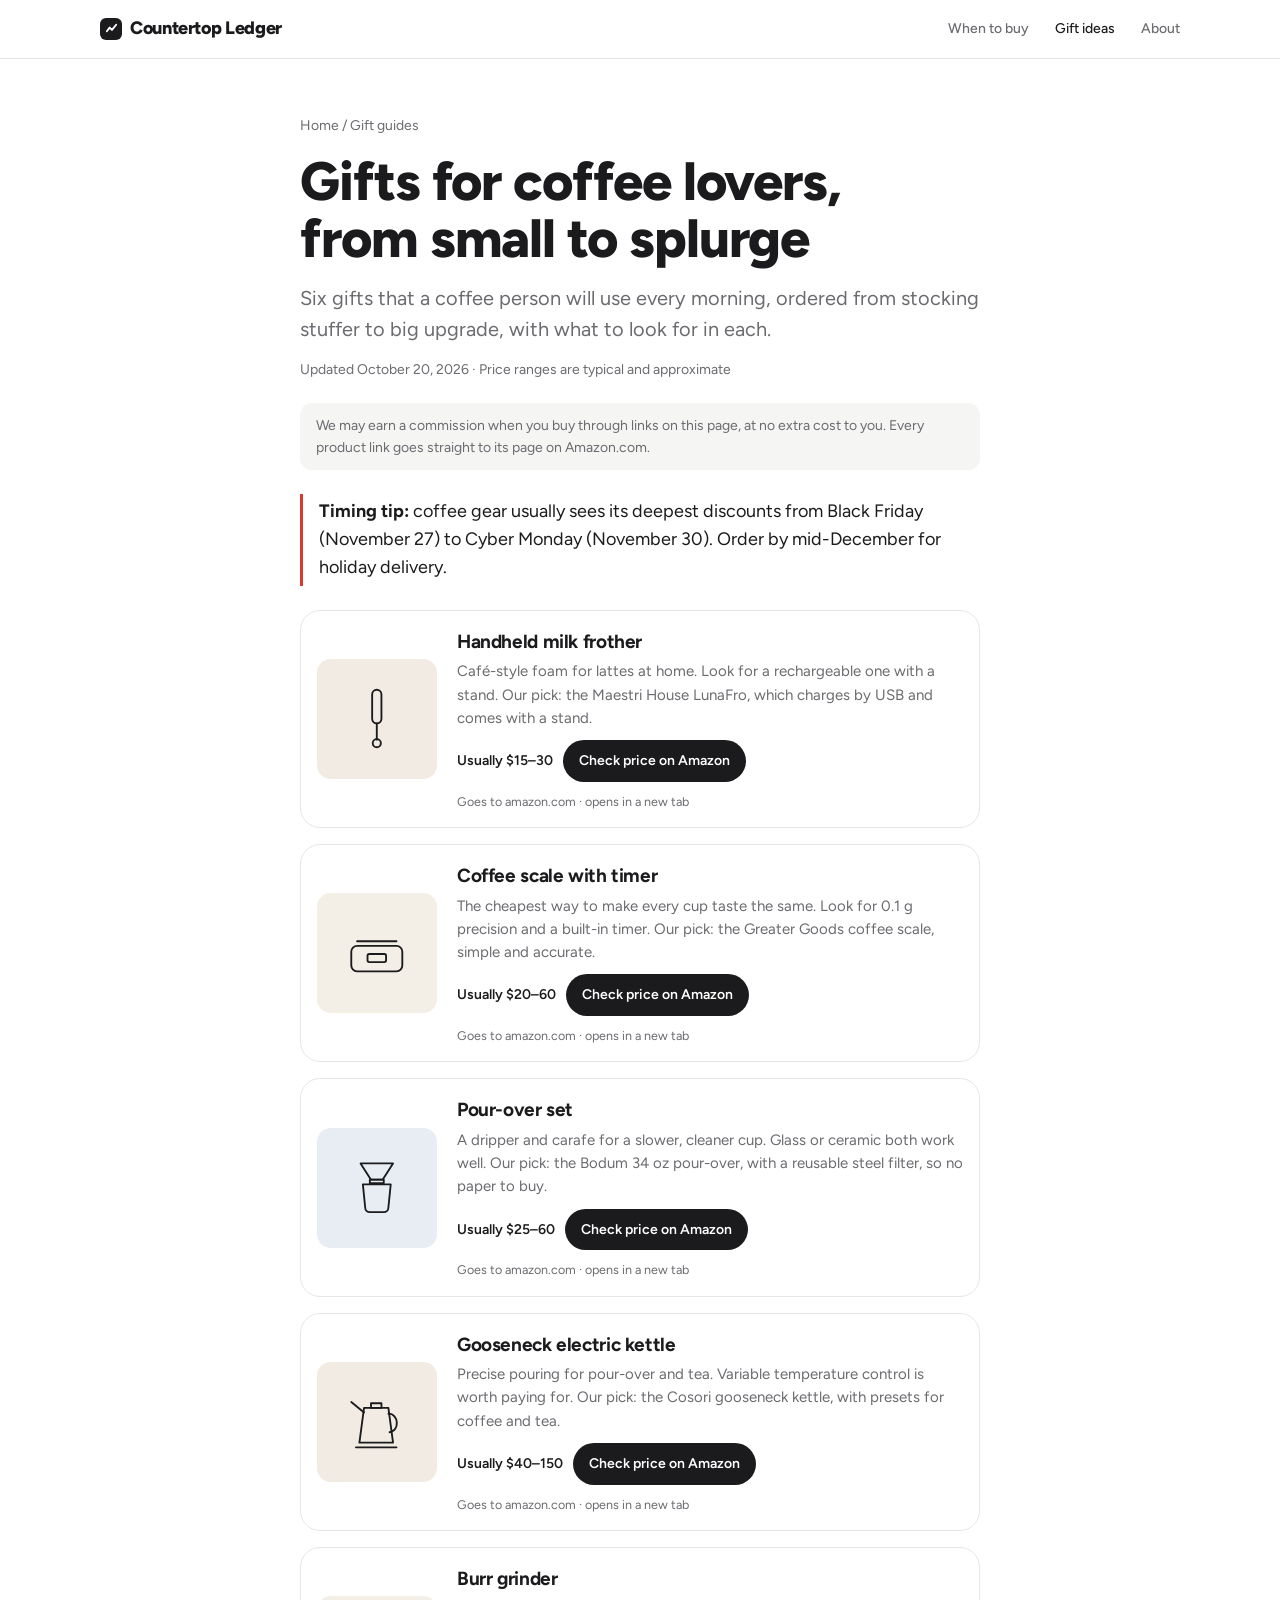
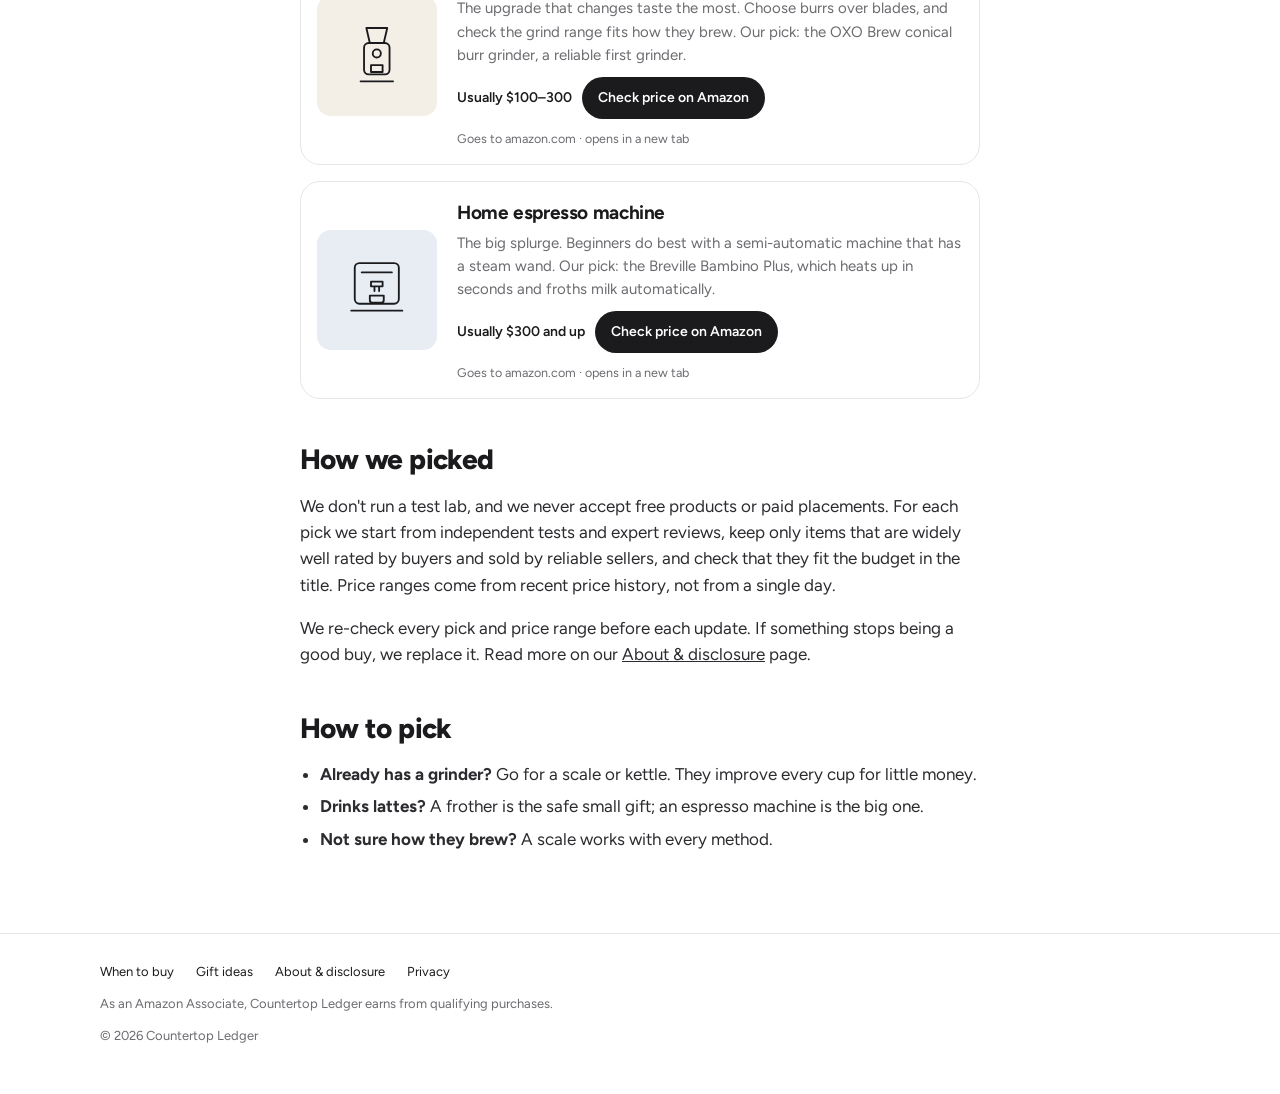
<file: guides/gifts-for-coffee-lovers.html>
<!doctype html>
<html lang="en">
<head>
<meta charset="utf-8">
<meta name="viewport" content="width=device-width, initial-scale=1, viewport-fit=cover">
<title>Gifts for Coffee Lovers 2026: Small to Splurge | Countertop Ledger</title>
<meta property="og:type" content="article">
<meta property="og:site_name" content="Countertop Ledger">
<meta property="og:title" content="Gifts for Coffee Lovers 2026: Small to Splurge | Countertop Ledger">
<meta property="og:description" content="Coffee gift ideas that actually get used, from stocking stuffers to the big upgrade, with what to look for in each.">
<meta property="og:url" content="https://countertopledger.github.io/guides/gifts-for-coffee-lovers.html">
<meta property="og:image" content="https://countertopledger.github.io/assets/og/coffee-gifts.png">
<meta name="twitter:card" content="summary_large_image">
<meta name="p:domain_verify" content="b76fc6cef4128d5ef0ec59df66512564"/>
<link rel="canonical" href="https://countertopledger.github.io/guides/gifts-for-coffee-lovers.html">
<meta name="description" content="Coffee gift ideas that actually get used, from stocking stuffers to the big upgrade, with what to look for in each.">
<link rel="preconnect" href="https://fonts.googleapis.com">
<link rel="preconnect" href="https://fonts.gstatic.com" crossorigin>
<link rel="stylesheet" href="https://fonts.googleapis.com/css2?family=Figtree:wght@400;500;600;700;800&display=swap">
<link rel="stylesheet" href="../assets/style.css">
<link rel="icon" href="data:image/svg+xml,%3Csvg xmlns='http://www.w3.org/2000/svg' viewBox='0 0 32 32'%3E%3Crect width='32' height='32' rx='8' fill='%231b1b1d'/%3E%3Cpath d='M7 21l6-8 5 5 7-10' fill='none' stroke='white' stroke-width='3' stroke-linecap='round' stroke-linejoin='round'/%3E%3C/svg%3E">
<script type="application/ld+json">
{
 "@context": "https://schema.org",
 "@graph": [
  {
   "@type": "Article",
   "headline": "Gifts for Coffee Lovers 2026: Small to Splurge | Countertop Ledger",
   "description": "Coffee gift ideas that actually get used, from stocking stuffers to the big upgrade, with what to look for in each.",
   "image": "https://countertopledger.github.io/assets/og/coffee-gifts.png",
   "dateModified": "2026-10-20",
   "inLanguage": "en-US",
   "mainEntityOfPage": "https://countertopledger.github.io/guides/gifts-for-coffee-lovers.html",
   "author": {
    "@type": "Organization",
    "name": "Countertop Ledger",
    "url": "https://countertopledger.github.io/"
   },
   "publisher": {
    "@type": "Organization",
    "name": "Countertop Ledger",
    "url": "https://countertopledger.github.io/"
   }
  },
  {
   "@type": "BreadcrumbList",
   "itemListElement": [
    {
     "@type": "ListItem",
     "position": 1,
     "name": "Countertop Ledger",
     "item": "https://countertopledger.github.io/"
    },
    {
     "@type": "ListItem",
     "position": 2,
     "name": "Gifts for Coffee Lovers 2026: Small to Splurge | Countertop Ledger",
     "item": "https://countertopledger.github.io/guides/gifts-for-coffee-lovers.html"
    }
   ]
  }
 ]
}
</script>
</head>
<body>
<header class="top"><div class="wrap">
  <a class="brand" href="../"><i><svg width="13" height="13" viewBox="0 0 14 14" aria-hidden="true"><path d="M2 10l3-4 2.5 2.5L12 3" fill="none" stroke="#fff" stroke-width="2" stroke-linecap="round" stroke-linejoin="round"/></svg></i>Countertop Ledger</a>
  <nav class="links" aria-label="Main">
    <a href="when-to-buy-kitchen-appliances.html">When to buy</a>
    <a href="gifts-for-coffee-lovers.html" class="hide" aria-current="page">Gift ideas</a>
    <a href="../about.html">About</a>
  </nav>
</div></header>

<main class="article"><div class="wrap narrow">
  <div class="crumbs"><a href="../">Home</a> / Gift guides</div>
  <h1>Gifts for coffee lovers, from small to splurge</h1>
  <p class="dek">Six gifts that a coffee person will use every morning, ordered from stocking stuffer to big upgrade, with what to look for in each.</p>
  <p class="meta">Updated October 20, 2026 · Price ranges are typical and approximate</p>
  <p class="disclose">We may earn a commission when you buy through links on this page, at no extra cost to you. Every product link goes straight to its page on Amazon.com.</p>

  <div class="prose">
    <div class="callout"><b>Timing tip:</b> coffee gear usually sees its deepest discounts from Black Friday (November 27) to Cyber Monday (November 30). Order by mid-December for holiday delivery.</div>

    <div class="ideas">
      <article class="idea">
        <div class="pic" style="background:var(--oat)"><svg viewBox="0 0 120 120" fill="none" stroke="#1b1b1d" stroke-width="3.2" stroke-linecap="round" stroke-linejoin="round" aria-hidden="true"><rect x="52" y="10" width="16" height="58" rx="8"/><path d="M60 68v28"/><circle cx="60" cy="102" r="7"/></svg></div>
        <div><h3>Handheld milk frother</h3><p>Café-style foam for lattes at home. Look for a rechargeable one with a stand. Our pick: the Maestri House LunaFro, which charges by USB and comes with a stand.</p>
        <div class="row"><span class="range">Usually $15–30</span><a class="btn" href="https://www.amazon.com/dp/B0BN7M8CH4?tag=countertopled-20" rel="sponsored noopener" target="_blank">Check price on Amazon</a></div></div>
      </article>
      <article class="idea">
        <div class="pic" style="background:var(--sand)"><svg viewBox="0 0 120 120" fill="none" stroke="#1b1b1d" stroke-width="3.2" stroke-linecap="round" stroke-linejoin="round" aria-hidden="true"><rect x="16" y="48" width="88" height="44" rx="10"/><path d="M26 40h68"/><rect x="44" y="62" width="32" height="14" rx="3"/></svg></div>
        <div><h3>Coffee scale with timer</h3><p>The cheapest way to make every cup taste the same. Look for 0.1 g precision and a built-in timer. Our pick: the Greater Goods coffee scale, simple and accurate.</p>
        <div class="row"><span class="range">Usually $20–60</span><a class="btn" href="https://www.amazon.com/dp/B09B4CB7C1?tag=countertopled-20" rel="sponsored noopener" target="_blank">Check price on Amazon</a></div></div>
      </article>
      <article class="idea">
        <div class="pic" style="background:var(--mist)"><svg viewBox="0 0 120 120" fill="none" stroke="#1b1b1d" stroke-width="3.2" stroke-linecap="round" stroke-linejoin="round" aria-hidden="true"><path d="M32 18h56L70 46H50z"/><path d="M48 46h24v6H48z"/><path d="M36 54h48l-4 40a8 8 0 01-8 8H48a8 8 0 01-8-8z"/></svg></div>
        <div><h3>Pour-over set</h3><p>A dripper and carafe for a slower, cleaner cup. Glass or ceramic both work well. Our pick: the Bodum 34 oz pour-over, with a reusable steel filter, so no paper to buy.</p>
        <div class="row"><span class="range">Usually $25–60</span><a class="btn" href="https://www.amazon.com/dp/B07KQVW6RR?tag=countertopled-20" rel="sponsored noopener" target="_blank">Check price on Amazon</a></div></div>
      </article>
      <article class="idea">
        <div class="pic" style="background:var(--oat)"><svg viewBox="0 0 120 120" fill="none" stroke="#1b1b1d" stroke-width="3.2" stroke-linecap="round" stroke-linejoin="round" aria-hidden="true"><path d="M38 36h42l8 60H30z"/><path d="M80 46c18 0 20 30 2 32M38 44L16 26M50 28h18v8H50zM24 104h70"/></svg></div>
        <div><h3>Gooseneck electric kettle</h3><p>Precise pouring for pour-over and tea. Variable temperature control is worth paying for. Our pick: the Cosori gooseneck kettle, with presets for coffee and tea.</p>
        <div class="row"><span class="range">Usually $40–150</span><a class="btn" href="https://www.amazon.com/dp/B07T1CH2HH?tag=countertopled-20" rel="sponsored noopener" target="_blank">Check price on Amazon</a></div></div>
      </article>
      <article class="idea">
        <div class="pic" style="background:var(--sand)"><svg viewBox="0 0 120 120" fill="none" stroke="#1b1b1d" stroke-width="3.2" stroke-linecap="round" stroke-linejoin="round" aria-hidden="true"><path d="M42 12h36l-6 26H48z"/><rect x="38" y="38" width="44" height="54" rx="8"/><circle cx="60" cy="56" r="7"/><path d="M50 76h20v12H50zM32 104h56"/></svg></div>
        <div><h3>Burr grinder</h3><p>The upgrade that changes taste the most. Choose burrs over blades, and check the grind range fits how they brew. Our pick: the OXO Brew conical burr grinder, a reliable first grinder.</p>
        <div class="row"><span class="range">Usually $100–300</span><a class="btn" href="https://www.amazon.com/dp/B07CSKGLMM?tag=countertopled-20" rel="sponsored noopener" target="_blank">Check price on Amazon</a></div></div>
      </article>
      <article class="idea">
        <div class="pic" style="background:var(--mist)"><svg viewBox="0 0 120 120" fill="none" stroke="#1b1b1d" stroke-width="3.2" stroke-linecap="round" stroke-linejoin="round" aria-hidden="true"><rect x="22" y="14" width="76" height="70" rx="8"/><path d="M34 30h52M50 46h20v8H50zM56 54v8M64 54v8"/><path d="M48 70h24v8a4 4 0 01-4 4H52a4 4 0 01-4-4z"/><path d="M16 96h88"/></svg></div>
        <div><h3>Home espresso machine</h3><p>The big splurge. Beginners do best with a semi-automatic machine that has a steam wand. Our pick: the Breville Bambino Plus, which heats up in seconds and froths milk automatically.</p>
        <div class="row"><span class="range">Usually $300 and up</span><a class="btn" href="https://www.amazon.com/dp/B07JVD78TT?tag=countertopled-20" rel="sponsored noopener" target="_blank">Check price on Amazon</a></div></div>
      </article>
    </div>

    <h2>How we picked</h2>
    <div class="prose">
      <p>We don't run a test lab, and we never accept free products or paid placements. For each pick we start from independent tests and expert reviews, keep only items that are widely well rated by buyers and sold by reliable sellers, and check that they fit the budget in the title. Price ranges come from recent price history, not from a single day.</p>
      <p>We re-check every pick and price range before each update. If something stops being a good buy, we replace it. Read more on our <a href="../about.html">About &amp; disclosure</a> page.</p>
    </div>
    <h2>How to pick</h2>
    <ul>
      <li><b>Already has a grinder?</b> Go for a scale or kettle. They improve every cup for little money.</li>
      <li><b>Drinks lattes?</b> A frother is the safe small gift; an espresso machine is the big one.</li>
      <li><b>Not sure how they brew?</b> A scale works with every method.</li>
    </ul>
  </div>
</div></main>

<footer><div class="wrap">
  <nav aria-label="Footer"><a href="when-to-buy-kitchen-appliances.html">When to buy</a><a href="gifts-for-coffee-lovers.html">Gift ideas</a><a href="../about.html">About &amp; disclosure</a><a href="../privacy.html">Privacy</a></nav>
  <span>As an Amazon Associate, Countertop Ledger earns from qualifying purchases.</span>
  <span>© 2026 Countertop Ledger</span>
</div></footer>
<script src="../assets/tag.js"></script>
</body>
</html>
</file>
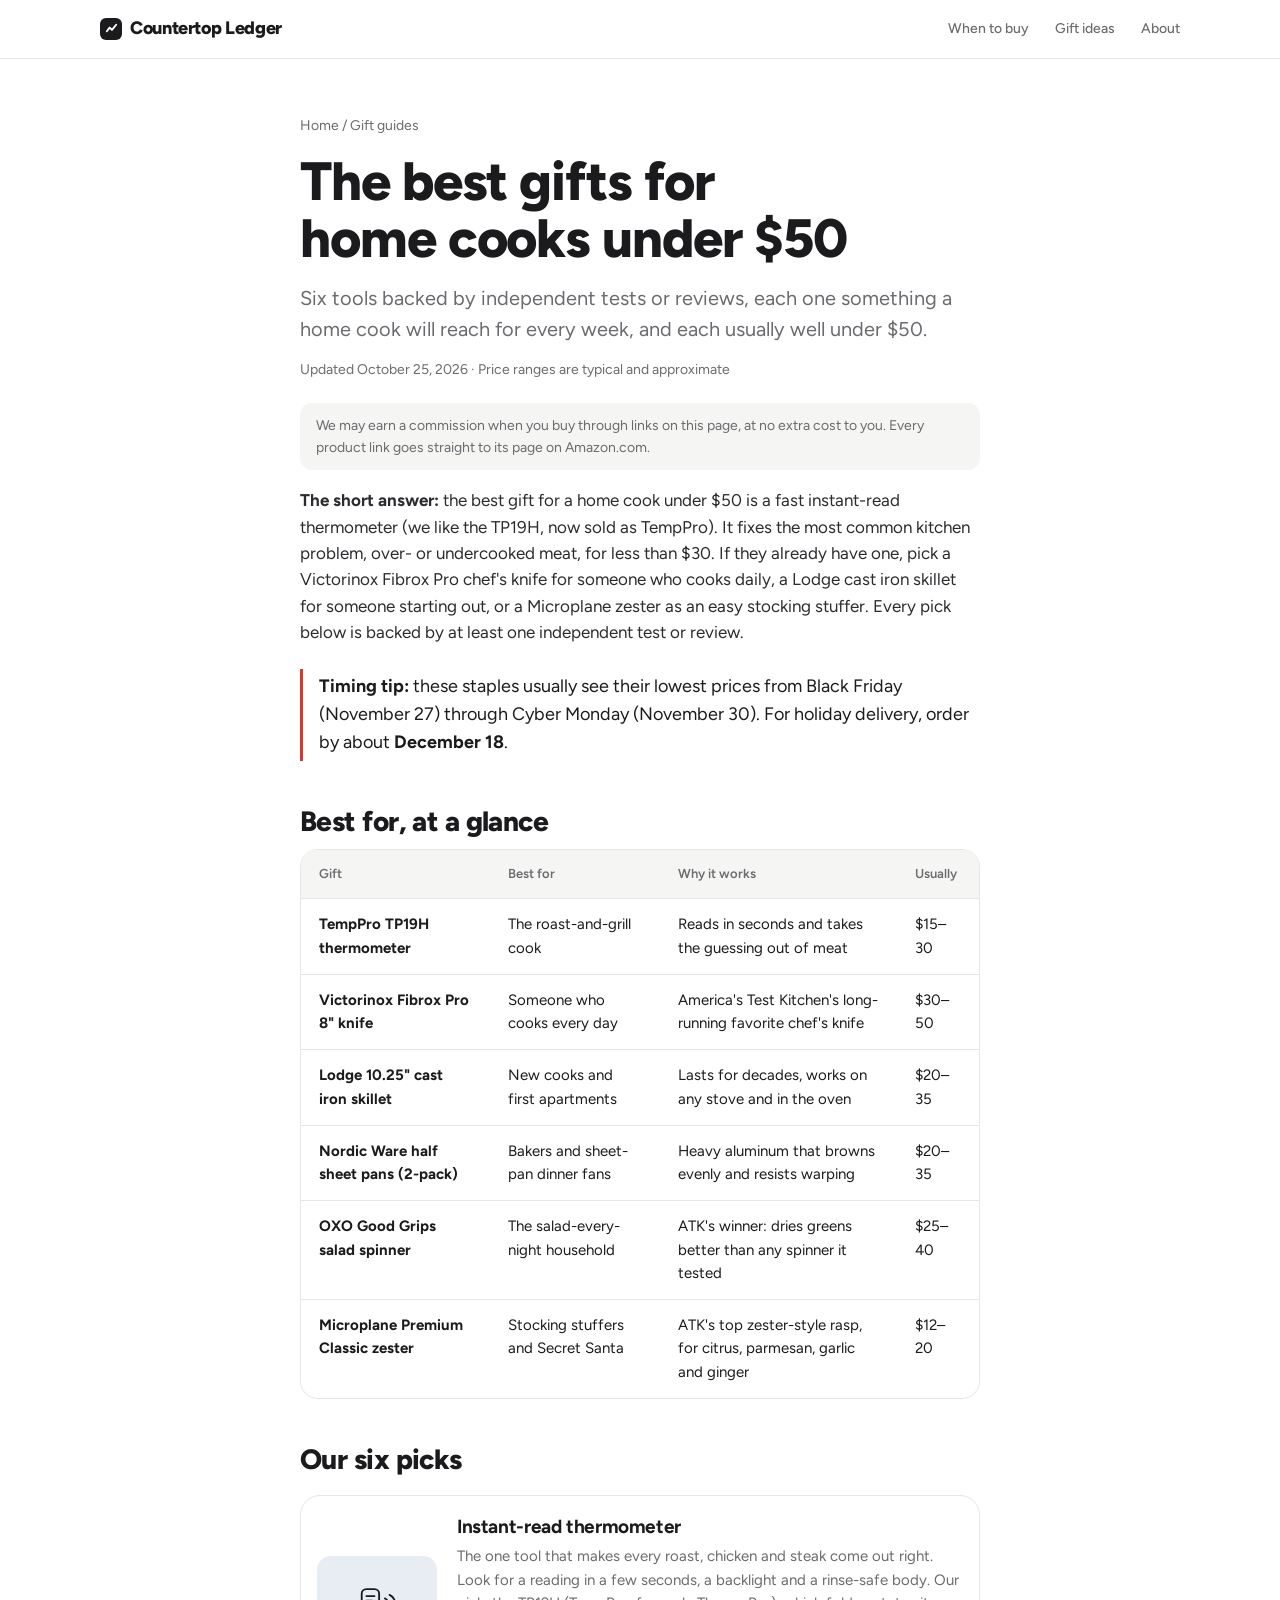
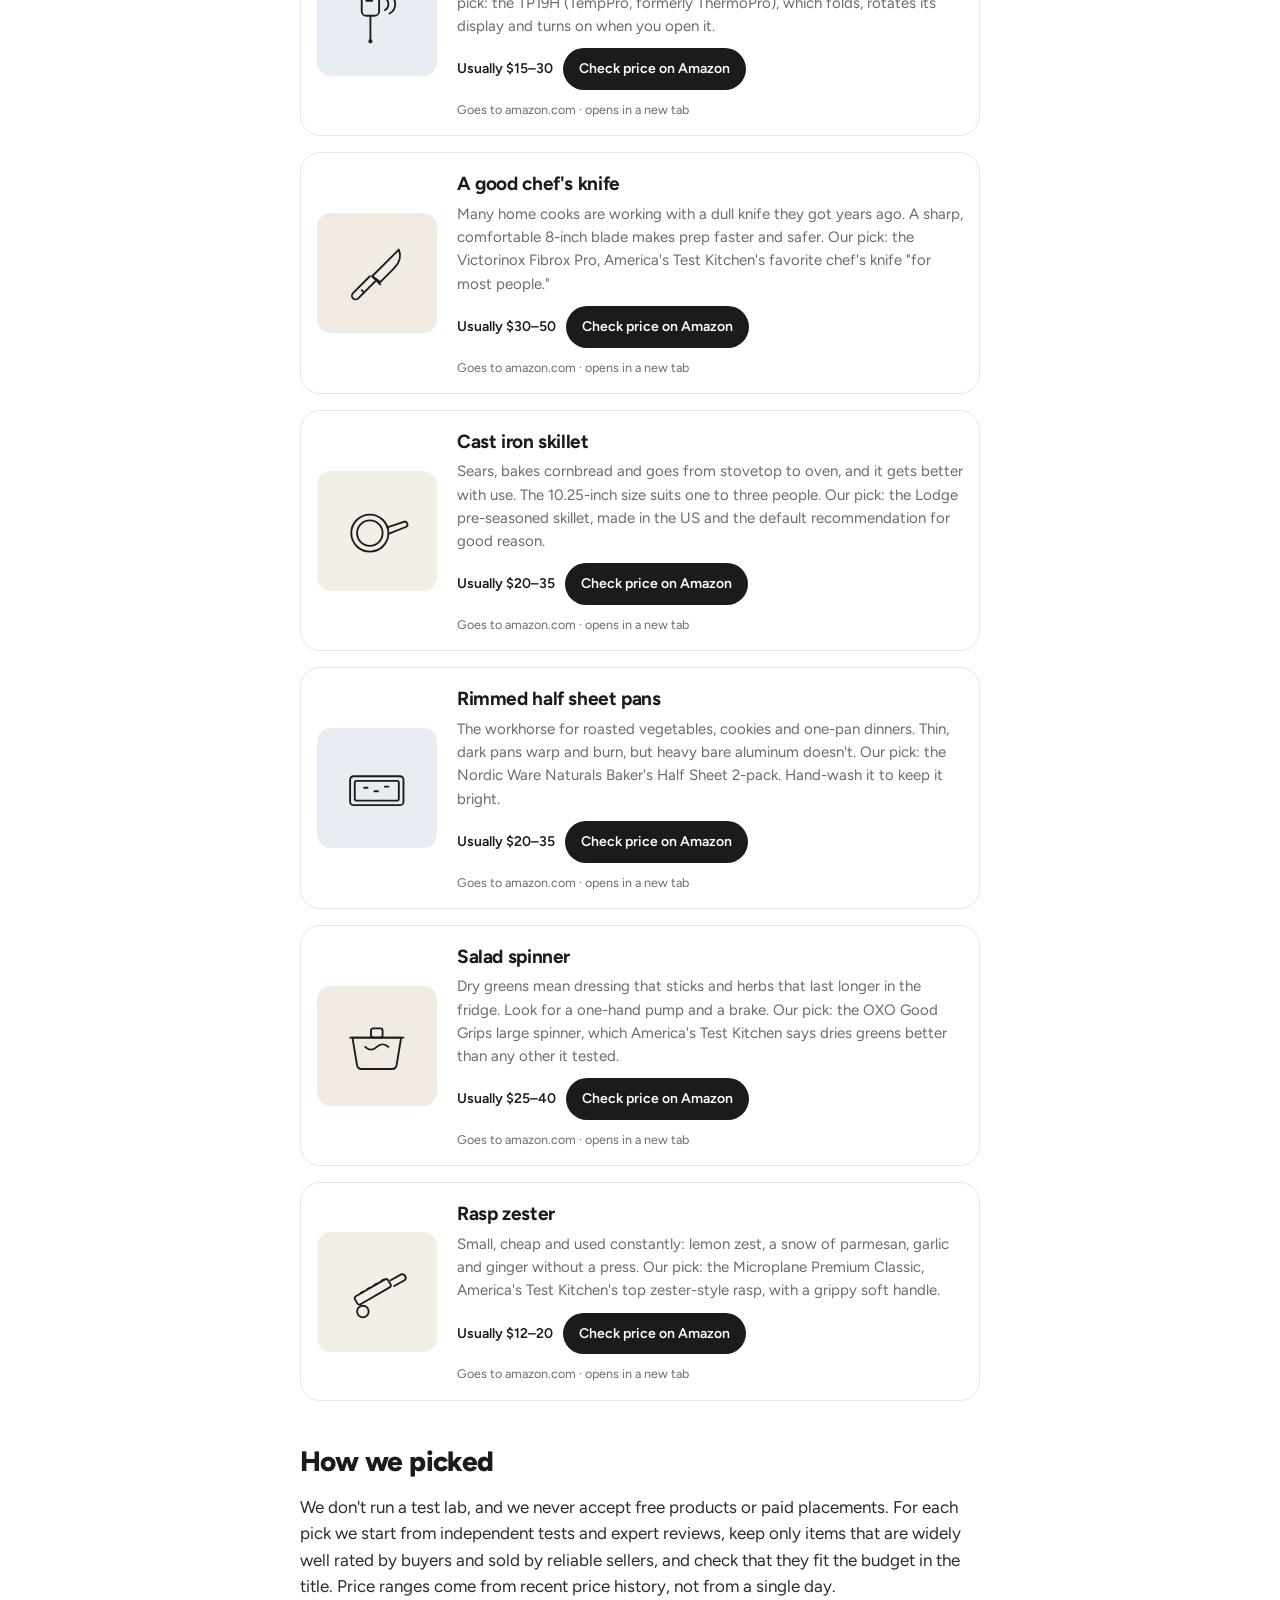
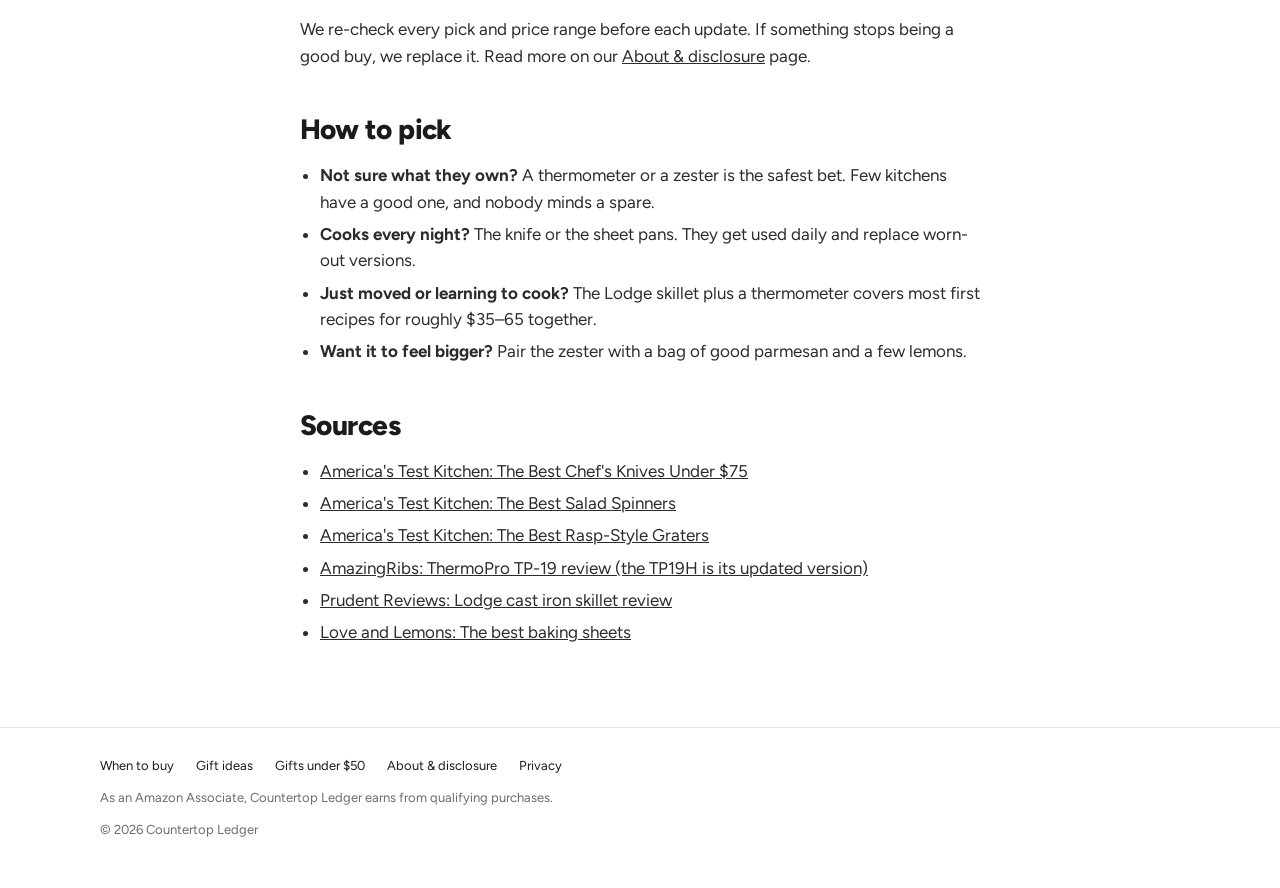
<file: guides/gifts-for-home-cooks-under-50.html>
<!doctype html>
<html lang="en">
<head>
<meta charset="utf-8">
<meta name="viewport" content="width=device-width, initial-scale=1, viewport-fit=cover">
<title>Best Gifts for Home Cooks Under $50 (2026): 6 Picks | Countertop Ledger</title>
<meta name="description" content="The best gifts for home cooks under $50: an instant-read thermometer, a Lodge skillet, a Victorinox chef's knife and three more picks backed by independent tests or reviews.">
<meta name="p:domain_verify" content="b76fc6cef4128d5ef0ec59df66512564"/>
<link rel="canonical" href="https://countertopledger.github.io/guides/gifts-for-home-cooks-under-50.html">
<meta property="og:image" content="https://countertopledger.github.io/assets/og/home-cook-gifts.png">
<meta property="og:url" content="https://countertopledger.github.io/guides/gifts-for-home-cooks-under-50.html">
<meta property="og:type" content="article">
<meta name="twitter:card" content="summary_large_image">
<meta property="og:title" content="Best Gifts for Home Cooks Under $50 (2026)">
<meta property="og:description" content="Six picks under $50 that a home cook will actually use, each backed by independent tests or reviews.">
<link rel="preconnect" href="https://fonts.googleapis.com">
<link rel="preconnect" href="https://fonts.gstatic.com" crossorigin>
<link rel="stylesheet" href="https://fonts.googleapis.com/css2?family=Figtree:wght@400;500;600;700;800&display=swap">
<link rel="stylesheet" href="../assets/style.css">
<link rel="icon" href="data:image/svg+xml,%3Csvg xmlns='http://www.w3.org/2000/svg' viewBox='0 0 32 32'%3E%3Crect width='32' height='32' rx='8' fill='%231b1b1d'/%3E%3Cpath d='M7 21l6-8 5 5 7-10' fill='none' stroke='white' stroke-width='3' stroke-linecap='round' stroke-linejoin='round'/%3E%3C/svg%3E">
<script type="application/ld+json">
{
 "@context": "https://schema.org",
 "@graph": [
  {
   "@type": "Article",
   "headline": "Best Gifts for Home Cooks Under $50 (2026)",
   "description": "The best gifts for home cooks under $50: an instant-read thermometer, a Lodge skillet, a Victorinox chef's knife and three more picks backed by independent tests or reviews.",
   "image": "https://countertopledger.github.io/assets/og/home-cook-gifts.png",
   "dateModified": "2026-10-25",
   "inLanguage": "en-US",
   "mainEntityOfPage": "https://countertopledger.github.io/guides/gifts-for-home-cooks-under-50.html",
   "author": {
    "@type": "Organization",
    "name": "Countertop Ledger",
    "url": "https://countertopledger.github.io/"
   },
   "publisher": {
    "@type": "Organization",
    "name": "Countertop Ledger",
    "url": "https://countertopledger.github.io/"
   }
  },
  {
   "@type": "BreadcrumbList",
   "itemListElement": [
    {
     "@type": "ListItem",
     "position": 1,
     "name": "Countertop Ledger",
     "item": "https://countertopledger.github.io/"
    },
    {
     "@type": "ListItem",
     "position": 2,
     "name": "Best Gifts for Home Cooks Under $50 (2026)",
     "item": "https://countertopledger.github.io/guides/gifts-for-home-cooks-under-50.html"
    }
   ]
  }
 ]
}
</script>
</head>
<body>
<header class="top"><div class="wrap">
  <a class="brand" href="../"><i><svg width="13" height="13" viewBox="0 0 14 14" aria-hidden="true"><path d="M2 10l3-4 2.5 2.5L12 3" fill="none" stroke="#fff" stroke-width="2" stroke-linecap="round" stroke-linejoin="round"/></svg></i>Countertop Ledger</a>
  <nav class="links" aria-label="Main">
    <a href="when-to-buy-kitchen-appliances.html">When to buy</a>
    <a href="gifts-for-coffee-lovers.html" class="hide">Gift ideas</a>
    <a href="../about.html">About</a>
  </nav>
</div></header>

<main class="article"><div class="wrap narrow">
  <div class="crumbs"><a href="../">Home</a> / Gift guides</div>
  <h1>The best gifts for home cooks under $50</h1>
  <p class="dek">Six tools backed by independent tests or reviews, each one something a home cook will reach for every week, and each usually well under $50.</p>
  <p class="meta">Updated October 25, 2026 · Price ranges are typical and approximate</p>
  <p class="disclose">We may earn a commission when you buy through links on this page, at no extra cost to you. Every product link goes straight to its page on Amazon.com.</p>

  <div class="prose">
    <p><b>The short answer:</b> the best gift for a home cook under $50 is a fast instant-read thermometer (we like the TP19H, now sold as TempPro). It fixes the most common kitchen problem, over- or undercooked meat, for less than $30. If they already have one, pick a Victorinox Fibrox Pro chef's knife for someone who cooks daily, a Lodge cast iron skillet for someone starting out, or a Microplane zester as an easy stocking stuffer. Every pick below is backed by at least one independent test or review.</p>

    <div class="callout"><b>Timing tip:</b> these staples usually see their lowest prices from Black Friday (November 27) through Cyber Monday (November 30). For holiday delivery, order by about <b>December 18</b>.</div>

    <h2>Best for, at a glance</h2>
    <div class="tablewrap">
      <table>
        <thead><tr><th>Gift</th><th>Best for</th><th>Why it works</th><th>Usually</th></tr></thead>
        <tbody>
          <tr><td><b>TempPro TP19H thermometer</b></td><td>The roast-and-grill cook</td><td>Reads in seconds and takes the guessing out of meat</td><td>$15–30</td></tr>
          <tr><td><b>Victorinox Fibrox Pro 8" knife</b></td><td>Someone who cooks every day</td><td>America's Test Kitchen's long-running favorite chef's knife</td><td>$30–50</td></tr>
          <tr><td><b>Lodge 10.25" cast iron skillet</b></td><td>New cooks and first apartments</td><td>Lasts for decades, works on any stove and in the oven</td><td>$20–35</td></tr>
          <tr><td><b>Nordic Ware half sheet pans (2-pack)</b></td><td>Bakers and sheet-pan dinner fans</td><td>Heavy aluminum that browns evenly and resists warping</td><td>$20–35</td></tr>
          <tr><td><b>OXO Good Grips salad spinner</b></td><td>The salad-every-night household</td><td>ATK's winner: dries greens better than any spinner it tested</td><td>$25–40</td></tr>
          <tr><td><b>Microplane Premium Classic zester</b></td><td>Stocking stuffers and Secret Santa</td><td>ATK's top zester-style rasp, for citrus, parmesan, garlic and ginger</td><td>$12–20</td></tr>
        </tbody>
      </table>
    </div>

    <h2>Our six picks</h2>
    <div class="ideas">
      <article class="idea">
        <div class="pic" style="background:var(--mist)"><svg viewBox="0 0 120 120" fill="none" stroke="#1b1b1d" stroke-width="3.2" stroke-linecap="round" stroke-linejoin="round" aria-hidden="true"><rect x="34" y="14" width="30" height="46" rx="8"/><path d="M42 26h14M42 34h10"/><path d="M49 60v44"/><circle cx="49" cy="104" r="2"/><path d="M74 30c8 4 8 16 0 20M82 24c13 7 13 25 0 32"/></svg></div>
        <div><h3>Instant-read thermometer</h3><p>The one tool that makes every roast, chicken and steak come out right. Look for a reading in a few seconds, a backlight and a rinse-safe body. Our pick: the TP19H (TempPro, formerly ThermoPro), which folds, rotates its display and turns on when you open it.</p>
        <div class="row"><span class="range">Usually $15–30</span><a class="btn" href="https://www.amazon.com/dp/B07XXSYLL8?tag=countertopled-20" rel="sponsored noopener" target="_blank">Check price on Amazon</a></div></div>
      </article>
      <article class="idea">
        <div class="pic" style="background:var(--oat)"><svg viewBox="0 0 120 120" fill="none" stroke="#1b1b1d" stroke-width="3.2" stroke-linecap="round" stroke-linejoin="round" aria-hidden="true"><path d="M52 66L98 20c4 10 2 22-8 32L66 76z"/><path d="M52 66l14 14"/><path d="M57 75L28 104a6 6 0 01-9-9l29-29"/><path d="M34 90l4 4"/></svg></div>
        <div><h3>A good chef's knife</h3><p>Many home cooks are working with a dull knife they got years ago. A sharp, comfortable 8-inch blade makes prep faster and safer. Our pick: the Victorinox Fibrox Pro, America's Test Kitchen's favorite chef's knife "for most people."</p>
        <div class="row"><span class="range">Usually $30–50</span><a class="btn" href="https://www.amazon.com/dp/B008M5U1C2?tag=countertopled-20" rel="sponsored noopener" target="_blank">Check price on Amazon</a></div></div>
      </article>
      <article class="idea">
        <div class="pic" style="background:var(--sand)"><svg viewBox="0 0 120 120" fill="none" stroke="#1b1b1d" stroke-width="3.2" stroke-linecap="round" stroke-linejoin="round" aria-hidden="true"><circle cx="48" cy="64" r="32"/><circle cx="48" cy="64" r="22"/><path d="M78 54l30-10a5 5 0 013 9l-30 12"/></svg></div>
        <div><h3>Cast iron skillet</h3><p>Sears, bakes cornbread and goes from stovetop to oven, and it gets better with use. The 10.25-inch size suits one to three people. Our pick: the Lodge pre-seasoned skillet, made in the US and the default recommendation for good reason.</p>
        <div class="row"><span class="range">Usually $20–35</span><a class="btn" href="https://www.amazon.com/dp/B00006JSUA?tag=countertopled-20" rel="sponsored noopener" target="_blank">Check price on Amazon</a></div></div>
      </article>
      <article class="idea">
        <div class="pic" style="background:var(--mist)"><svg viewBox="0 0 120 120" fill="none" stroke="#1b1b1d" stroke-width="3.2" stroke-linecap="round" stroke-linejoin="round" aria-hidden="true"><rect x="14" y="40" width="92" height="50" rx="6"/><rect x="22" y="48" width="76" height="34" rx="3"/><path d="M38 60h6M56 66h6M74 58h6"/></svg></div>
        <div><h3>Rimmed half sheet pans</h3><p>The workhorse for roasted vegetables, cookies and one-pan dinners. Thin, dark pans warp and burn, but heavy bare aluminum doesn't. Our pick: the Nordic Ware Naturals Baker's Half Sheet 2-pack. Hand-wash it to keep it bright.</p>
        <div class="row"><span class="range">Usually $20–35</span><a class="btn" href="https://www.amazon.com/dp/B0049C2S32?tag=countertopled-20" rel="sponsored noopener" target="_blank">Check price on Amazon</a></div></div>
      </article>
      <article class="idea">
        <div class="pic" style="background:var(--oat)"><svg viewBox="0 0 120 120" fill="none" stroke="#1b1b1d" stroke-width="3.2" stroke-linecap="round" stroke-linejoin="round" aria-hidden="true"><path d="M18 46h84l-8 48a8 8 0 01-8 6H34a8 8 0 01-8-6z"/><path d="M14 46h92"/><rect x="50" y="30" width="20" height="16" rx="4"/><path d="M40 62c6 6 14 6 20 0s14-6 20 0"/></svg></div>
        <div><h3>Salad spinner</h3><p>Dry greens mean dressing that sticks and herbs that last longer in the fridge. Look for a one-hand pump and a brake. Our pick: the OXO Good Grips large spinner, which America's Test Kitchen says dries greens better than any other it tested.</p>
        <div class="row"><span class="range">Usually $25–40</span><a class="btn" href="https://www.amazon.com/dp/B00004OCKR?tag=countertopled-20" rel="sponsored noopener" target="_blank">Check price on Amazon</a></div></div>
      </article>
      <article class="idea">
        <div class="pic" style="background:var(--sand)"><svg viewBox="0 0 120 120" fill="none" stroke="#1b1b1d" stroke-width="3.2" stroke-linecap="round" stroke-linejoin="round" aria-hidden="true"><rect x="20" y="52" width="66" height="16" rx="4" transform="rotate(-30 53 60)"/><path d="M32 62l4-2M44 55l4-2M56 48l4-2M68 41l4-2"/><path d="M84 40l18-10a6 6 0 016 10l-18 10"/><circle cx="36" cy="94" r="10"/></svg></div>
        <div><h3>Rasp zester</h3><p>Small, cheap and used constantly: lemon zest, a snow of parmesan, garlic and ginger without a press. Our pick: the Microplane Premium Classic, America's Test Kitchen's top zester-style rasp, with a grippy soft handle.</p>
        <div class="row"><span class="range">Usually $12–20</span><a class="btn" href="https://www.amazon.com/dp/B00151WA06?tag=countertopled-20" rel="sponsored noopener" target="_blank">Check price on Amazon</a></div></div>
      </article>
    </div>

    <h2>How we picked</h2>
    <div class="prose">
      <p>We don't run a test lab, and we never accept free products or paid placements. For each pick we start from independent tests and expert reviews, keep only items that are widely well rated by buyers and sold by reliable sellers, and check that they fit the budget in the title. Price ranges come from recent price history, not from a single day.</p>
      <p>We re-check every pick and price range before each update. If something stops being a good buy, we replace it. Read more on our <a href="../about.html">About &amp; disclosure</a> page.</p>
    </div>
    <h2>How to pick</h2>
    <ul>
      <li><b>Not sure what they own?</b> A thermometer or a zester is the safest bet. Few kitchens have a good one, and nobody minds a spare.</li>
      <li><b>Cooks every night?</b> The knife or the sheet pans. They get used daily and replace worn-out versions.</li>
      <li><b>Just moved or learning to cook?</b> The Lodge skillet plus a thermometer covers most first recipes for roughly $35–65 together.</li>
      <li><b>Want it to feel bigger?</b> Pair the zester with a bag of good parmesan and a few lemons.</li>
    </ul>

    <h2>Sources</h2>
    <ul>
      <li><a href="https://www.americastestkitchen.com/equipment_reviews/2357-the-best-chef-s-knives-under-75">America's Test Kitchen: The Best Chef's Knives Under $75</a></li>
      <li><a href="https://www.americastestkitchen.com/equipment_reviews/1916-salad-spinners">America's Test Kitchen: The Best Salad Spinners</a></li>
      <li><a href="https://www.americastestkitchen.com/equipment_reviews/1798-rasp-style-graters">America's Test Kitchen: The Best Rasp-Style Graters</a></li>
      <li><a href="https://amazingribs.com/thermometers/thermopro-tp-19-review/">AmazingRibs: ThermoPro TP-19 review (the TP19H is its updated version)</a></li>
      <li><a href="https://prudentreviews.com/lodge-cast-iron-skillet-review/">Prudent Reviews: Lodge cast iron skillet review</a></li>
      <li><a href="https://www.loveandlemons.com/best-baking-sheets/">Love and Lemons: The best baking sheets</a></li>
    </ul>
  </div>
</div></main>

<footer><div class="wrap">
  <nav aria-label="Footer"><a href="when-to-buy-kitchen-appliances.html">When to buy</a><a href="gifts-for-coffee-lovers.html">Gift ideas</a><a href="gifts-for-home-cooks-under-50.html">Gifts under $50</a><a href="../about.html">About &amp; disclosure</a><a href="../privacy.html">Privacy</a></nav>
  <span>As an Amazon Associate, Countertop Ledger earns from qualifying purchases.</span>
  <span>© 2026 Countertop Ledger</span>
</div></footer>
<script src="../assets/tag.js"></script>
</body>
</html>
</file>
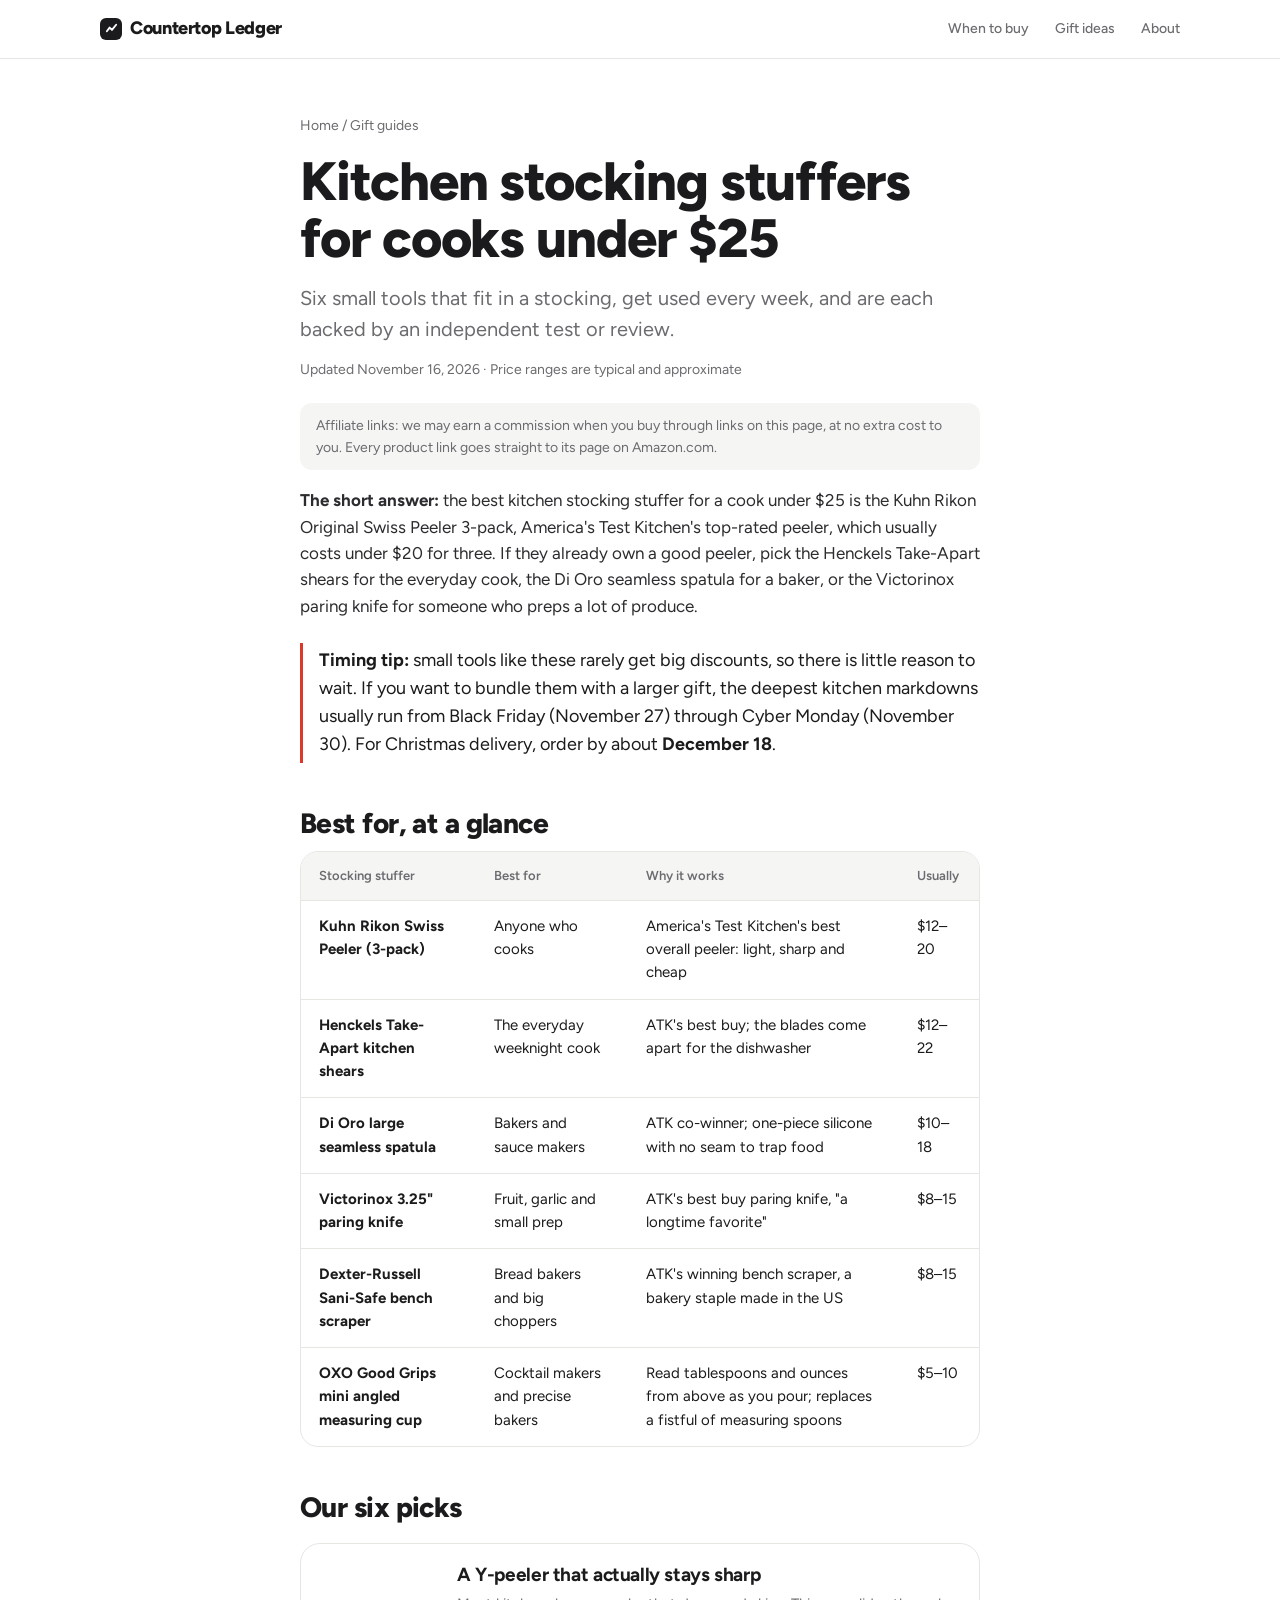
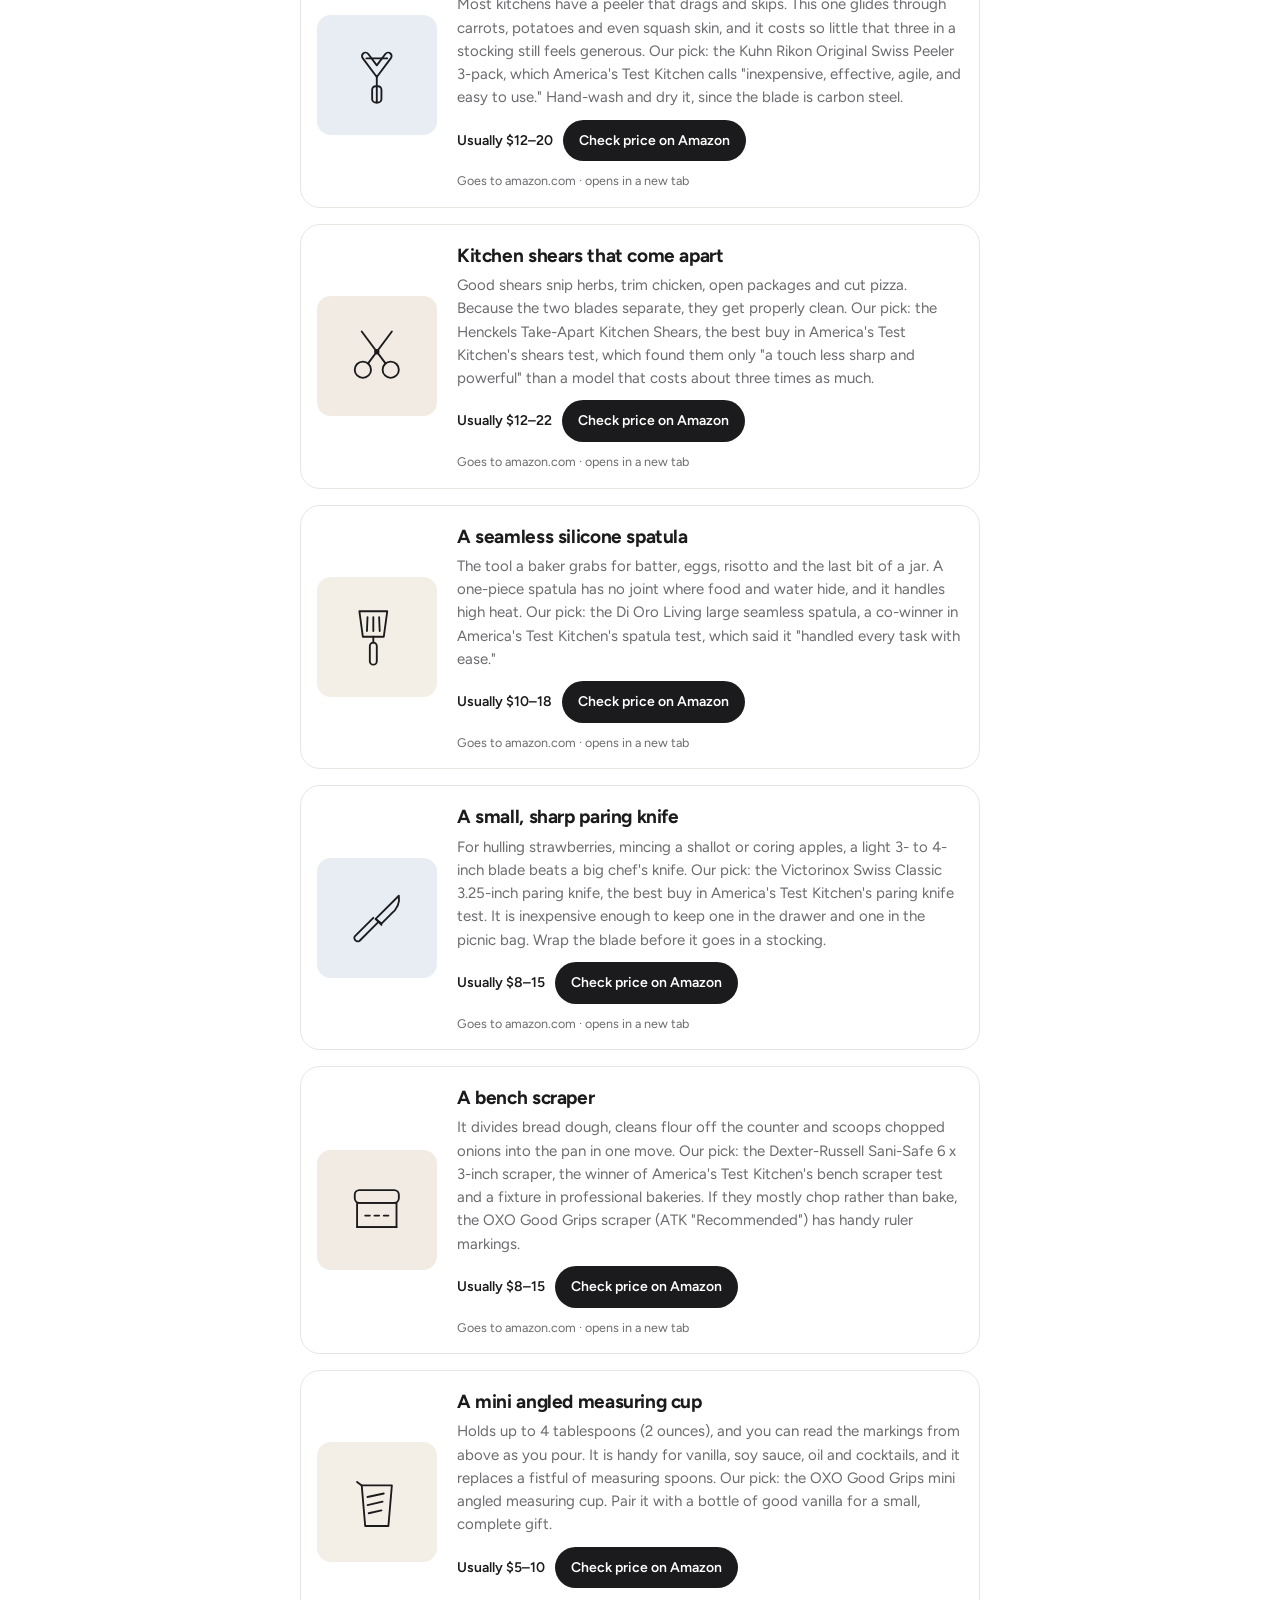
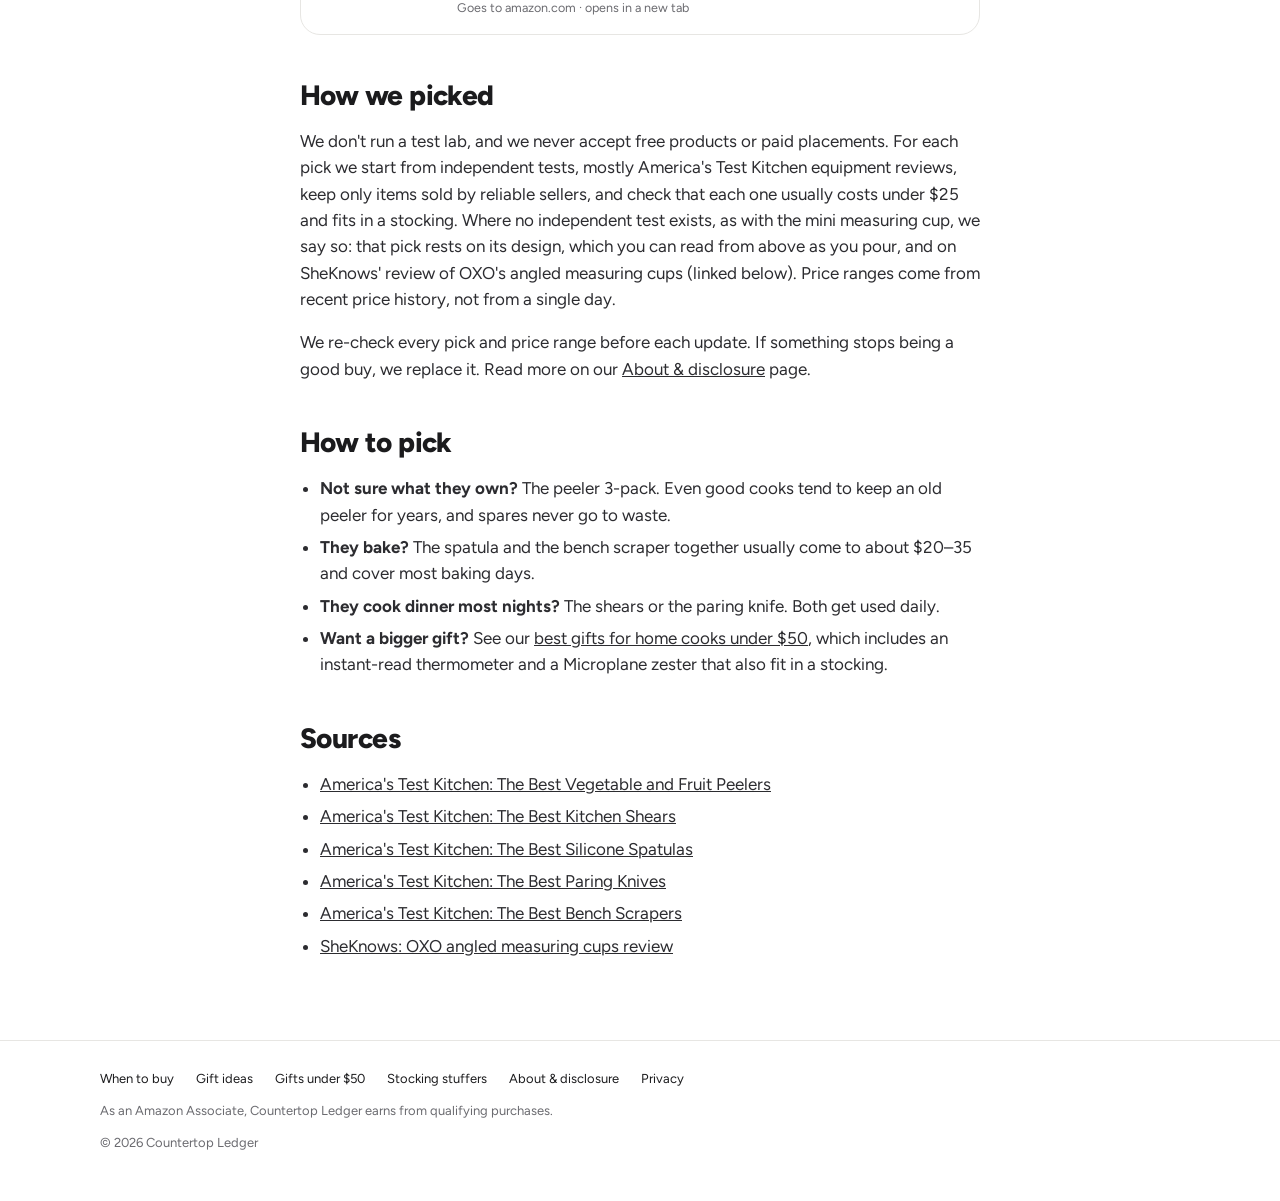
<file: guides/kitchen-stocking-stuffers-for-cooks-under-25.html>
<!doctype html>
<html lang="en">
<head>
<meta charset="utf-8">
<meta name="viewport" content="width=device-width, initial-scale=1, viewport-fit=cover">
<title>Kitchen Stocking Stuffers for Cooks Under $25 (2026): 6 Picks | Countertop Ledger</title>
<meta name="description" content="The best kitchen stocking stuffers for cooks under $25: a Kuhn Rikon peeler, a Victorinox paring knife, take-apart shears and three more small tools backed by independent tests or reviews.">
<meta name="p:domain_verify" content="b76fc6cef4128d5ef0ec59df66512564"/>
<link rel="canonical" href="https://countertopledger.github.io/guides/kitchen-stocking-stuffers-for-cooks-under-25.html">
<meta property="og:image" content="https://countertopledger.github.io/assets/og/stocking-stuffers.png">
<meta property="og:url" content="https://countertopledger.github.io/guides/kitchen-stocking-stuffers-for-cooks-under-25.html">
<meta property="og:type" content="article">
<meta name="twitter:card" content="summary_large_image">
<meta property="og:title" content="Kitchen stocking stuffers for cooks under $25 (2026)">
<meta property="og:description" content="Six small tools a cook will use every week, each usually under $25 and backed by independent tests or reviews.">
<link rel="preconnect" href="https://fonts.googleapis.com">
<link rel="preconnect" href="https://fonts.gstatic.com" crossorigin>
<link rel="stylesheet" href="https://fonts.googleapis.com/css2?family=Figtree:wght@400;500;600;700;800&display=swap">
<link rel="stylesheet" href="../assets/style.css">
<link rel="icon" href="data:image/svg+xml,%3Csvg xmlns='http://www.w3.org/2000/svg' viewBox='0 0 32 32'%3E%3Crect width='32' height='32' rx='8' fill='%231b1b1d'/%3E%3Cpath d='M7 21l6-8 5 5 7-10' fill='none' stroke='white' stroke-width='3' stroke-linecap='round' stroke-linejoin='round'/%3E%3C/svg%3E">
<script type="application/ld+json">
{
 "@context": "https://schema.org",
 "@graph": [
  {
   "@type": "Article",
   "headline": "Kitchen stocking stuffers for cooks under $25 (2026)",
   "description": "The best kitchen stocking stuffers for cooks under $25: a Kuhn Rikon peeler, a Victorinox paring knife, take-apart shears and three more small tools backed by independent tests or reviews.",
   "image": "https://countertopledger.github.io/assets/og/stocking-stuffers.png",
   "dateModified": "2026-11-16",
   "inLanguage": "en-US",
   "mainEntityOfPage": "https://countertopledger.github.io/guides/kitchen-stocking-stuffers-for-cooks-under-25.html",
   "author": {
    "@type": "Organization",
    "name": "Countertop Ledger",
    "url": "https://countertopledger.github.io/"
   },
   "publisher": {
    "@type": "Organization",
    "name": "Countertop Ledger",
    "url": "https://countertopledger.github.io/"
   }
  },
  {
   "@type": "BreadcrumbList",
   "itemListElement": [
    {
     "@type": "ListItem",
     "position": 1,
     "name": "Countertop Ledger",
     "item": "https://countertopledger.github.io/"
    },
    {
     "@type": "ListItem",
     "position": 2,
     "name": "Kitchen stocking stuffers for cooks under $25 (2026)",
     "item": "https://countertopledger.github.io/guides/kitchen-stocking-stuffers-for-cooks-under-25.html"
    }
   ]
  }
 ]
}
</script>
</head>
<body>
<header class="top"><div class="wrap">
  <a class="brand" href="../"><i><svg width="13" height="13" viewBox="0 0 14 14" aria-hidden="true"><path d="M2 10l3-4 2.5 2.5L12 3" fill="none" stroke="#fff" stroke-width="2" stroke-linecap="round" stroke-linejoin="round"/></svg></i>Countertop Ledger</a>
  <nav class="links" aria-label="Main">
    <a href="when-to-buy-kitchen-appliances.html">When to buy</a>
    <a href="gifts-for-coffee-lovers.html" class="hide">Gift ideas</a>
    <a href="../about.html">About</a>
  </nav>
</div></header>

<main class="article"><div class="wrap narrow">
  <div class="crumbs"><a href="../">Home</a> / Gift guides</div>
  <h1>Kitchen stocking stuffers for cooks under $25</h1>
  <p class="dek">Six small tools that fit in a stocking, get used every week, and are each backed by an independent test or review.</p>
  <p class="meta">Updated November 16, 2026 · Price ranges are typical and approximate</p>
  <p class="disclose">Affiliate links: we may earn a commission when you buy through links on this page, at no extra cost to you. Every product link goes straight to its page on Amazon.com.</p>

  <div class="prose">
    <p><b>The short answer:</b> the best kitchen stocking stuffer for a cook under $25 is the Kuhn Rikon Original Swiss Peeler 3-pack, America's Test Kitchen's top-rated peeler, which usually costs under $20 for three. If they already own a good peeler, pick the Henckels Take-Apart shears for the everyday cook, the Di Oro seamless spatula for a baker, or the Victorinox paring knife for someone who preps a lot of produce.</p>

    <div class="callout"><b>Timing tip:</b> small tools like these rarely get big discounts, so there is little reason to wait. If you want to bundle them with a larger gift, the deepest kitchen markdowns usually run from Black Friday (November 27) through Cyber Monday (November 30). For Christmas delivery, order by about <b>December 18</b>.</div>

    <h2>Best for, at a glance</h2>
    <div class="tablewrap">
      <table>
        <thead><tr><th>Stocking stuffer</th><th>Best for</th><th>Why it works</th><th>Usually</th></tr></thead>
        <tbody>
          <tr><td><b>Kuhn Rikon Swiss Peeler (3-pack)</b></td><td>Anyone who cooks</td><td>America's Test Kitchen's best overall peeler: light, sharp and cheap</td><td>$12–20</td></tr>
          <tr><td><b>Henckels Take-Apart kitchen shears</b></td><td>The everyday weeknight cook</td><td>ATK's best buy; the blades come apart for the dishwasher</td><td>$12–22</td></tr>
          <tr><td><b>Di Oro large seamless spatula</b></td><td>Bakers and sauce makers</td><td>ATK co-winner; one-piece silicone with no seam to trap food</td><td>$10–18</td></tr>
          <tr><td><b>Victorinox 3.25" paring knife</b></td><td>Fruit, garlic and small prep</td><td>ATK's best buy paring knife, "a longtime favorite"</td><td>$8–15</td></tr>
          <tr><td><b>Dexter-Russell Sani-Safe bench scraper</b></td><td>Bread bakers and big choppers</td><td>ATK's winning bench scraper, a bakery staple made in the US</td><td>$8–15</td></tr>
          <tr><td><b>OXO Good Grips mini angled measuring cup</b></td><td>Cocktail makers and precise bakers</td><td>Read tablespoons and ounces from above as you pour; replaces a fistful of measuring spoons</td><td>$5–10</td></tr>
        </tbody>
      </table>
    </div>

    <h2>Our six picks</h2>
    <div class="ideas">
      <article class="idea">
        <div class="pic" style="background:var(--mist)"><svg viewBox="0 0 120 120" fill="none" stroke="#1b1b1d" stroke-width="3.2" stroke-linecap="round" stroke-linejoin="round" aria-hidden="true"><path d="M60 62v44"/><rect x="52" y="78" width="16" height="28" rx="6"/><path d="M60 62L36 30a6 6 0 019-8l15 20 15-20a6 6 0 019 8z"/><path d="M42 30h36"/></svg></div>
        <div><h3>A Y-peeler that actually stays sharp</h3><p>Most kitchens have a peeler that drags and skips. This one glides through carrots, potatoes and even squash skin, and it costs so little that three in a stocking still feels generous. Our pick: the Kuhn Rikon Original Swiss Peeler 3-pack, which America's Test Kitchen calls "inexpensive, effective, agile, and easy to use." Hand-wash and dry it, since the blade is carbon steel.</p>
        <div class="row"><span class="range">Usually $12–20</span><a class="btn" href="https://www.amazon.com/dp/B001BCFTWU?tag=countertopled-20" rel="sponsored noopener" target="_blank">Check price on Amazon</a></div></div>
      </article>
      <article class="idea">
        <div class="pic" style="background:var(--oat)"><svg viewBox="0 0 120 120" fill="none" stroke="#1b1b1d" stroke-width="3.2" stroke-linecap="round" stroke-linejoin="round" aria-hidden="true"><circle cx="36" cy="84" r="14"/><circle cx="84" cy="84" r="14"/><path d="M45 73L86 18M75 73L34 18"/><circle cx="60" cy="53" r="3"/></svg></div>
        <div><h3>Kitchen shears that come apart</h3><p>Good shears snip herbs, trim chicken, open packages and cut pizza. Because the two blades separate, they get properly clean. Our pick: the Henckels Take-Apart Kitchen Shears, the best buy in America's Test Kitchen's shears test, which found them only "a touch less sharp and powerful" than a model that costs about three times as much.</p>
        <div class="row"><span class="range">Usually $12–22</span><a class="btn" href="https://www.amazon.com/dp/B000VXG7LW?tag=countertopled-20" rel="sponsored noopener" target="_blank">Check price on Amazon</a></div></div>
      </article>
      <article class="idea">
        <div class="pic" style="background:var(--sand)"><svg viewBox="0 0 120 120" fill="none" stroke="#1b1b1d" stroke-width="3.2" stroke-linecap="round" stroke-linejoin="round" aria-hidden="true"><path d="M30 16h48l-6 44H36z"/><path d="M44 26l-1 24M54 26v24M64 26l1 24"/><path d="M54 60v10"/><rect x="48" y="70" width="12" height="38" rx="6"/></svg></div>
        <div><h3>A seamless silicone spatula</h3><p>The tool a baker grabs for batter, eggs, risotto and the last bit of a jar. A one-piece spatula has no joint where food and water hide, and it handles high heat. Our pick: the Di Oro Living large seamless spatula, a co-winner in America's Test Kitchen's spatula test, which said it "handled every task with ease."</p>
        <div class="row"><span class="range">Usually $10–18</span><a class="btn" href="https://www.amazon.com/dp/B00LBFWJB6?tag=countertopled-20" rel="sponsored noopener" target="_blank">Check price on Amazon</a></div></div>
      </article>
      <article class="idea">
        <div class="pic" style="background:var(--mist)"><svg viewBox="0 0 120 120" fill="none" stroke="#1b1b1d" stroke-width="3.2" stroke-linecap="round" stroke-linejoin="round" aria-hidden="true"><path d="M58 62l40-40c2 12-4 24-14 32L68 70z"/><path d="M58 62l10 10"/><path d="M62 68L30 100a6 6 0 01-8-8l32-32"/></svg></div>
        <div><h3>A small, sharp paring knife</h3><p>For hulling strawberries, mincing a shallot or coring apples, a light 3- to 4-inch blade beats a big chef's knife. Our pick: the Victorinox Swiss Classic 3.25-inch paring knife, the best buy in America's Test Kitchen's paring knife test. It is inexpensive enough to keep one in the drawer and one in the picnic bag. Wrap the blade before it goes in a stocking.</p>
        <div class="row"><span class="range">Usually $8–15</span><a class="btn" href="https://www.amazon.com/dp/B0061SWLKW?tag=countertopled-20" rel="sponsored noopener" target="_blank">Check price on Amazon</a></div></div>
      </article>
      <article class="idea">
        <div class="pic" style="background:var(--oat)"><svg viewBox="0 0 120 120" fill="none" stroke="#1b1b1d" stroke-width="3.2" stroke-linecap="round" stroke-linejoin="round" aria-hidden="true"><rect x="22" y="26" width="76" height="22" rx="8"/><path d="M26 48h68v42H26z"/><path d="M26 90h68"/><path d="M40 70h8M56 70h8M72 70h8"/></svg></div>
        <div><h3>A bench scraper</h3><p>It divides bread dough, cleans flour off the counter and scoops chopped onions into the pan in one move. Our pick: the Dexter-Russell Sani-Safe 6 x 3-inch scraper, the winner of America's Test Kitchen's bench scraper test and a fixture in professional bakeries. If they mostly chop rather than bake, the OXO Good Grips scraper (ATK "Recommended") has handy ruler markings.</p>
        <div class="row"><span class="range">Usually $8–15</span><a class="btn" href="https://www.amazon.com/dp/B001D65ZZK?tag=countertopled-20" rel="sponsored noopener" target="_blank">Check price on Amazon</a></div></div>
      </article>
      <article class="idea">
        <div class="pic" style="background:var(--sand)"><svg viewBox="0 0 120 120" fill="none" stroke="#1b1b1d" stroke-width="3.2" stroke-linecap="round" stroke-linejoin="round" aria-hidden="true"><path d="M34 30h52l-6 70H40z"/><path d="M34 30l-8-6"/><path d="M44 50l28-6M44 64l26-6M46 78l22-5"/></svg></div>
        <div><h3>A mini angled measuring cup</h3><p>Holds up to 4 tablespoons (2 ounces), and you can read the markings from above as you pour. It is handy for vanilla, soy sauce, oil and cocktails, and it replaces a fistful of measuring spoons. Our pick: the OXO Good Grips mini angled measuring cup. Pair it with a bottle of good vanilla for a small, complete gift.</p>
        <div class="row"><span class="range">Usually $5–10</span><a class="btn" href="https://www.amazon.com/dp/B00FYL4MPY?tag=countertopled-20" rel="sponsored noopener" target="_blank">Check price on Amazon</a></div></div>
      </article>
    </div>

    <h2>How we picked</h2>
    <div class="prose">
      <p>We don't run a test lab, and we never accept free products or paid placements. For each pick we start from independent tests, mostly America's Test Kitchen equipment reviews, keep only items sold by reliable sellers, and check that each one usually costs under $25 and fits in a stocking. Where no independent test exists, as with the mini measuring cup, we say so: that pick rests on its design, which you can read from above as you pour, and on SheKnows' review of OXO's angled measuring cups (linked below). Price ranges come from recent price history, not from a single day.</p>
      <p>We re-check every pick and price range before each update. If something stops being a good buy, we replace it. Read more on our <a href="../about.html">About &amp; disclosure</a> page.</p>
    </div>
    <h2>How to pick</h2>
    <ul>
      <li><b>Not sure what they own?</b> The peeler 3-pack. Even good cooks tend to keep an old peeler for years, and spares never go to waste.</li>
      <li><b>They bake?</b> The spatula and the bench scraper together usually come to about $20–35 and cover most baking days.</li>
      <li><b>They cook dinner most nights?</b> The shears or the paring knife. Both get used daily.</li>
      <li><b>Want a bigger gift?</b> See our <a href="gifts-for-home-cooks-under-50.html">best gifts for home cooks under $50</a>, which includes an instant-read thermometer and a Microplane zester that also fit in a stocking.</li>
    </ul>

    <h2>Sources</h2>
    <ul>
      <li><a href="https://www.americastestkitchen.com/equipment_reviews/2592-the-best-vegetable-fruit-peelers">America's Test Kitchen: The Best Vegetable and Fruit Peelers</a></li>
      <li><a href="https://www.americastestkitchen.com/cooksillustrated/equipment_reviews/1877-kitchen-shears">America's Test Kitchen: The Best Kitchen Shears</a></li>
      <li><a href="https://www.americastestkitchen.com/equipment_reviews/1748-silicone-spatulas-turners-and-scrapers-comparison">America's Test Kitchen: The Best Silicone Spatulas</a></li>
      <li><a href="https://www.americastestkitchen.com/equipment_reviews/1800-paring-knives">America's Test Kitchen: The Best Paring Knives</a></li>
      <li><a href="https://www.americastestkitchen.com/equipment_reviews/2495-the-best-bench-scrapers">America's Test Kitchen: The Best Bench Scrapers</a></li>
      <li><a href="https://www.sheknows.com/living/articles/2549203/oxo-angled-measuring-cups-review/">SheKnows: OXO angled measuring cups review</a></li>
    </ul>
  </div>
</div></main>

<footer><div class="wrap">
  <nav aria-label="Footer"><a href="when-to-buy-kitchen-appliances.html">When to buy</a><a href="gifts-for-coffee-lovers.html">Gift ideas</a><a href="gifts-for-home-cooks-under-50.html">Gifts under $50</a><a href="kitchen-stocking-stuffers-for-cooks-under-25.html">Stocking stuffers</a><a href="../about.html">About &amp; disclosure</a><a href="../privacy.html">Privacy</a></nav>
  <span>As an Amazon Associate, Countertop Ledger earns from qualifying purchases.</span>
  <span>© 2026 Countertop Ledger</span>
</div></footer>
<script src="../assets/tag.js"></script>
</body>
</html>
</file>
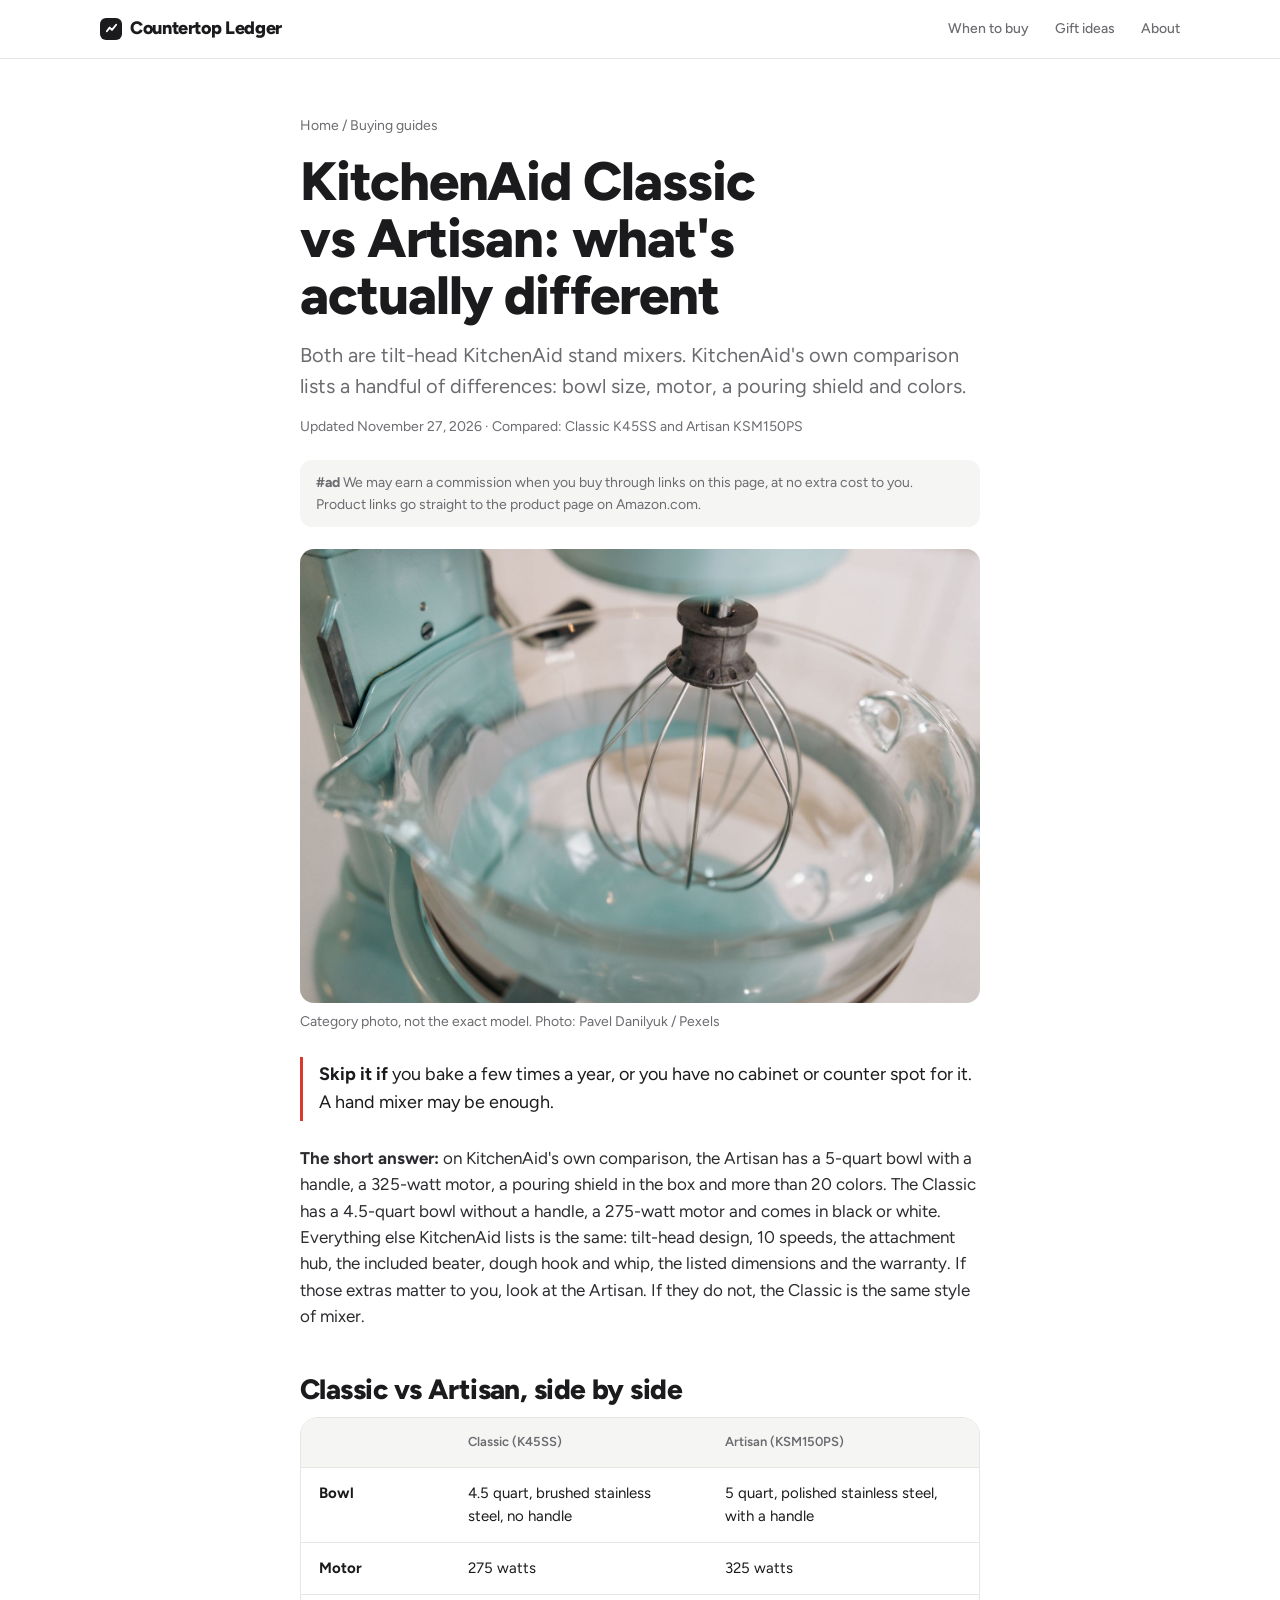
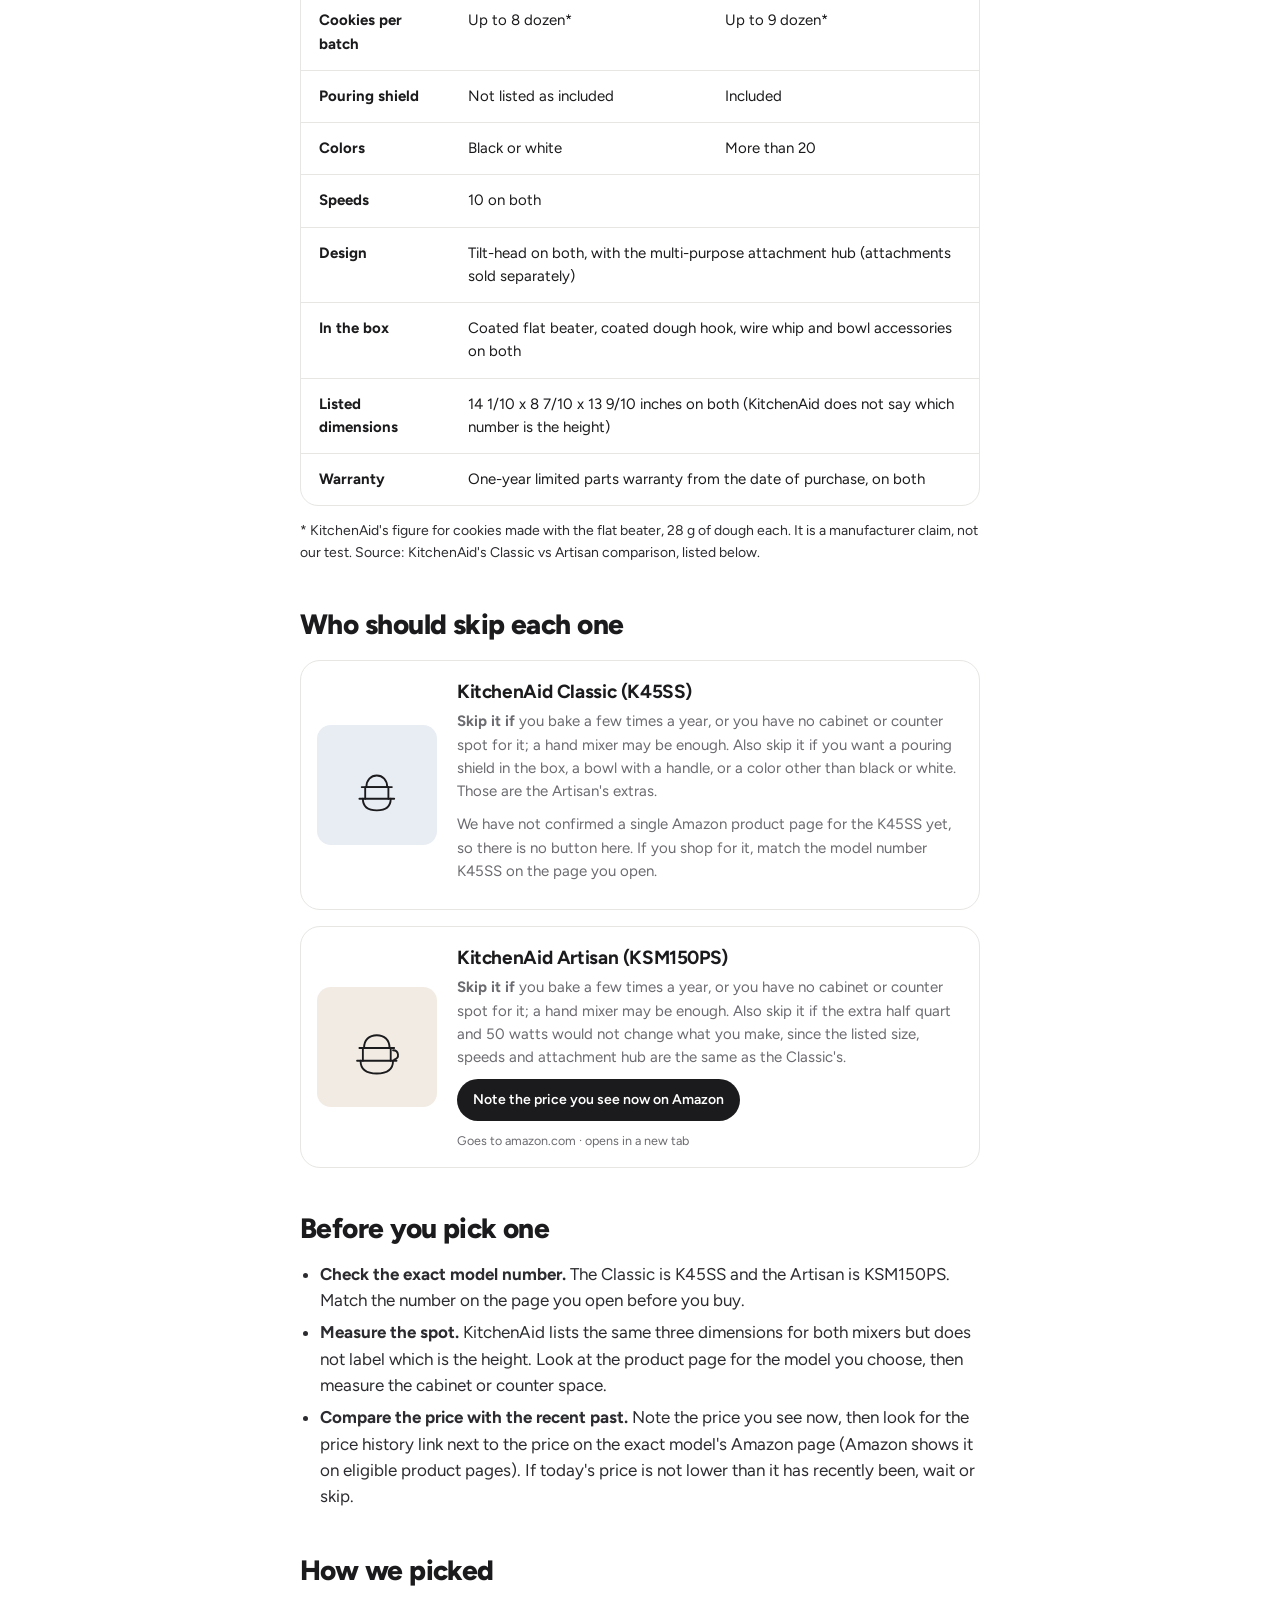
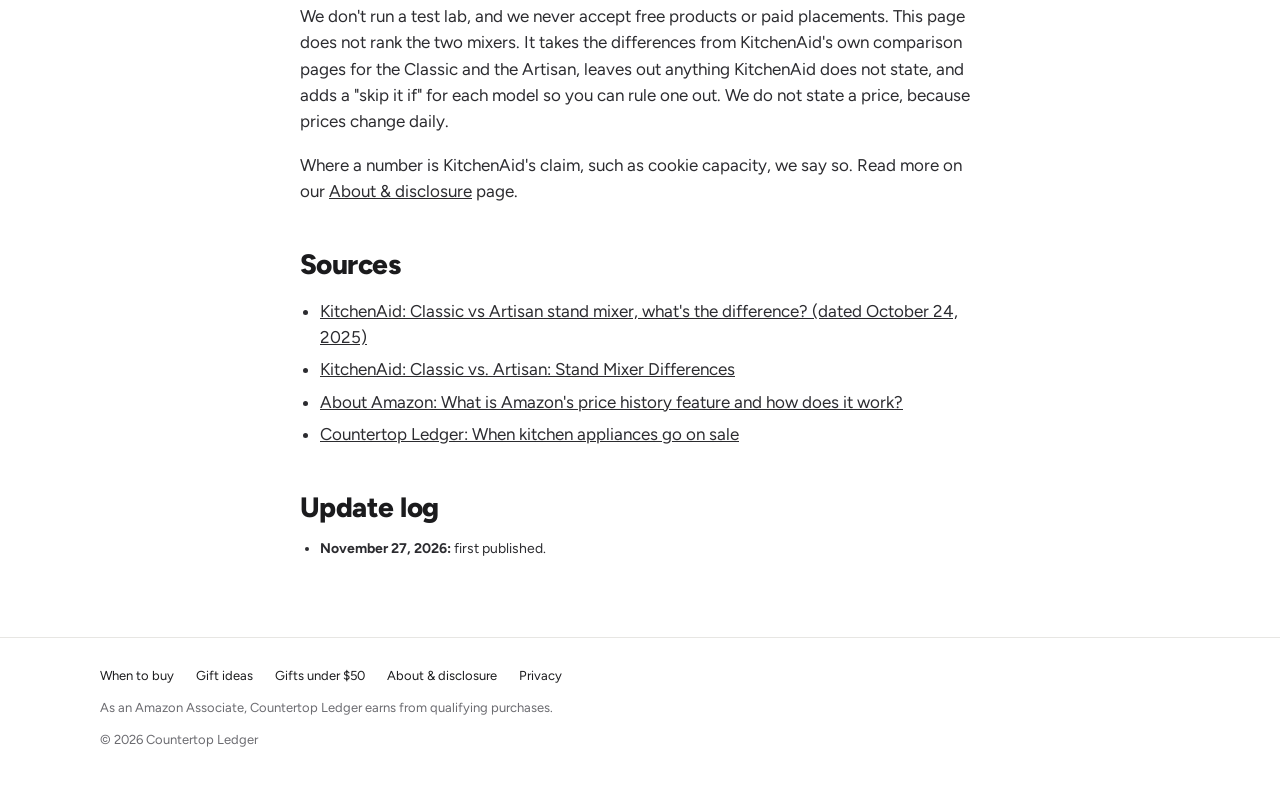
<file: guides/kitchenaid-classic-vs-artisan.html>
<!doctype html>
<html lang="en">
<head>
<meta charset="utf-8">
<meta name="viewport" content="width=device-width, initial-scale=1, viewport-fit=cover">
<title>KitchenAid Classic vs Artisan: What's Different (2026) | Countertop Ledger</title>
<meta name="description" content="KitchenAid Classic (K45SS) vs Artisan (KSM150PS): bowl size, motor, pouring shield and colors from KitchenAid's own comparison, plus who should skip each one.">
<meta name="p:domain_verify" content="b76fc6cef4128d5ef0ec59df66512564"/>
<link rel="canonical" href="https://countertopledger.github.io/guides/kitchenaid-classic-vs-artisan.html">
<meta property="og:image" content="https://countertopledger.github.io/assets/og/kitchenaid-classic-vs-artisan.png">
<meta property="og:url" content="https://countertopledger.github.io/guides/kitchenaid-classic-vs-artisan.html">
<meta property="og:type" content="article">
<meta name="twitter:card" content="summary_large_image">
<meta property="og:title" content="KitchenAid Classic vs Artisan: What's Different (2026)">
<meta property="og:description" content="The real differences between the KitchenAid Classic and Artisan, from KitchenAid's own comparison, and who should skip each.">
<link rel="preconnect" href="https://fonts.googleapis.com">
<link rel="preconnect" href="https://fonts.gstatic.com" crossorigin>
<link rel="stylesheet" href="https://fonts.googleapis.com/css2?family=Figtree:wght@400;500;600;700;800&display=swap">
<link rel="stylesheet" href="../assets/style.css">
<link rel="icon" href="data:image/svg+xml,%3Csvg xmlns='http://www.w3.org/2000/svg' viewBox='0 0 32 32'%3E%3Crect width='32' height='32' rx='8' fill='%231b1b1d'/%3E%3Cpath d='M7 21l6-8 5 5 7-10' fill='none' stroke='white' stroke-width='3' stroke-linecap='round' stroke-linejoin='round'/%3E%3C/svg%3E">
<script type="application/ld+json">
{
 "@context": "https://schema.org",
 "@graph": [
  {
   "@type": "Article",
   "headline": "KitchenAid Classic vs Artisan: What's Different (2026)",
   "description": "KitchenAid Classic (K45SS) vs Artisan (KSM150PS): bowl size, motor, pouring shield and colors from KitchenAid's own comparison, plus who should skip each one.",
   "image": "https://countertopledger.github.io/assets/og/kitchenaid-classic-vs-artisan.png",
   "dateModified": "2026-11-27",
   "inLanguage": "en-US",
   "mainEntityOfPage": "https://countertopledger.github.io/guides/kitchenaid-classic-vs-artisan.html",
   "author": {
    "@type": "Organization",
    "name": "Countertop Ledger",
    "url": "https://countertopledger.github.io/"
   },
   "publisher": {
    "@type": "Organization",
    "name": "Countertop Ledger",
    "url": "https://countertopledger.github.io/"
   }
  },
  {
   "@type": "BreadcrumbList",
   "itemListElement": [
    {
     "@type": "ListItem",
     "position": 1,
     "name": "Countertop Ledger",
     "item": "https://countertopledger.github.io/"
    },
    {
     "@type": "ListItem",
     "position": 2,
     "name": "KitchenAid Classic vs Artisan: What's Different (2026)",
     "item": "https://countertopledger.github.io/guides/kitchenaid-classic-vs-artisan.html"
    }
   ]
  }
 ]
}
</script>
</head>
<body>
<header class="top"><div class="wrap">
  <a class="brand" href="../"><i><svg width="13" height="13" viewBox="0 0 14 14" aria-hidden="true"><path d="M2 10l3-4 2.5 2.5L12 3" fill="none" stroke="#fff" stroke-width="2" stroke-linecap="round" stroke-linejoin="round"/></svg></i>Countertop Ledger</a>
  <nav class="links" aria-label="Main">
    <a href="when-to-buy-kitchen-appliances.html">When to buy</a>
    <a href="gifts-for-coffee-lovers.html" class="hide">Gift ideas</a>
    <a href="../about.html">About</a>
  </nav>
</div></header>

<main class="article"><div class="wrap narrow">
  <div class="crumbs"><a href="../">Home</a> / Buying guides</div>
  <h1>KitchenAid Classic vs Artisan: what's actually different</h1>
  <p class="dek">Both are tilt-head KitchenAid stand mixers. KitchenAid's own comparison lists a handful of differences: bowl size, motor, a pouring shield and colors.</p>
  <p class="meta">Updated November 27, 2026 · Compared: Classic K45SS and Artisan KSM150PS</p>
  <p class="disclose"><b>#ad</b> We may earn a commission when you buy through links on this page, at no extra cost to you. Product links go straight to the product page on Amazon.com.</p>

  <figure style="margin:22px 0 6px">
    <img src="../assets/img/kitchenaid-classic-vs-artisan.jpg" width="1600" height="1068" decoding="async" alt="Close-up of a wire whisk hanging over an empty glass bowl on a light turquoise stand mixer." style="display:block;width:100%;height:auto;border-radius:14px">
    <figcaption class="meta" style="margin-top:8px">Category photo, not the exact model. Photo: Pavel Danilyuk / Pexels</figcaption>
  </figure>

  <div class="prose">
    <div class="callout"><b>Skip it if</b> you bake a few times a year, or you have no cabinet or counter spot for it. A hand mixer may be enough.</div>

    <p><b>The short answer:</b> on KitchenAid's own comparison, the Artisan has a 5-quart bowl with a handle, a 325-watt motor, a pouring shield in the box and more than 20 colors. The Classic has a 4.5-quart bowl without a handle, a 275-watt motor and comes in black or white. Everything else KitchenAid lists is the same: tilt-head design, 10 speeds, the attachment hub, the included beater, dough hook and whip, the listed dimensions and the warranty. If those extras matter to you, look at the Artisan. If they do not, the Classic is the same style of mixer.</p>

    <h2>Classic vs Artisan, side by side</h2>
    <div class="tablewrap">
      <table>
        <thead><tr><th></th><th>Classic (K45SS)</th><th>Artisan (KSM150PS)</th></tr></thead>
        <tbody>
          <tr><td><b>Bowl</b></td><td>4.5 quart, brushed stainless steel, no handle</td><td>5 quart, polished stainless steel, with a handle</td></tr>
          <tr><td><b>Motor</b></td><td>275 watts</td><td>325 watts</td></tr>
          <tr><td><b>Cookies per batch</b></td><td>Up to 8 dozen*</td><td>Up to 9 dozen*</td></tr>
          <tr><td><b>Pouring shield</b></td><td>Not listed as included</td><td>Included</td></tr>
          <tr><td><b>Colors</b></td><td>Black or white</td><td>More than 20</td></tr>
          <tr><td><b>Speeds</b></td><td colspan="2">10 on both</td></tr>
          <tr><td><b>Design</b></td><td colspan="2">Tilt-head on both, with the multi-purpose attachment hub (attachments sold separately)</td></tr>
          <tr><td><b>In the box</b></td><td colspan="2">Coated flat beater, coated dough hook, wire whip and bowl accessories on both</td></tr>
          <tr><td><b>Listed dimensions</b></td><td colspan="2">14 1/10 x 8 7/10 x 13 9/10 inches on both (KitchenAid does not say which number is the height)</td></tr>
          <tr><td><b>Warranty</b></td><td colspan="2">One-year limited parts warranty from the date of purchase, on both</td></tr>
        </tbody>
      </table>
    </div>
    <p class="meta">* KitchenAid's figure for cookies made with the flat beater, 28 g of dough each. It is a manufacturer claim, not our test. Source: KitchenAid's Classic vs Artisan comparison, listed below.</p>

    <h2>Who should skip each one</h2>
    <div class="ideas">
      <article class="idea">
        <div class="pic" style="background:var(--mist)"><svg viewBox="0 0 120 120" fill="none" stroke="#1b1b1d" stroke-width="3.2" stroke-linecap="round" stroke-linejoin="round" aria-hidden="true"><path d="M30 84h60"/><path d="M36 84c0 14 10 20 24 20s24-6 24-20"/><path d="M40 84V64h40v20"/><path d="M34 64h52"/><path d="M42 64c0-12 8-20 18-20s18 8 18 20"/></svg></div>
        <div><h3>KitchenAid Classic (K45SS)</h3><p><b>Skip it if</b> you bake a few times a year, or you have no cabinet or counter spot for it; a hand mixer may be enough. Also skip it if you want a pouring shield in the box, a bowl with a handle, or a color other than black or white. Those are the Artisan's extras.</p>
        <p>We have not confirmed a single Amazon product page for the K45SS yet, so there is no button here. If you shop for it, match the model number K45SS on the page you open.</p></div>
      </article>
      <article class="idea">
        <div class="pic" style="background:var(--oat)"><svg viewBox="0 0 120 120" fill="none" stroke="#1b1b1d" stroke-width="3.2" stroke-linecap="round" stroke-linejoin="round" aria-hidden="true"><path d="M26 84h68"/><path d="M32 84c0 16 12 22 28 22s28-6 28-22"/><path d="M36 84V62h48v22"/><path d="M30 62h60"/><path d="M38 62c0-14 9-22 22-22s22 8 22 22"/><path d="M88 66c10 0 12 14 2 16"/></svg></div>
        <div><h3>KitchenAid Artisan (KSM150PS)</h3><p><b>Skip it if</b> you bake a few times a year, or you have no cabinet or counter spot for it; a hand mixer may be enough. Also skip it if the extra half quart and 50 watts would not change what you make, since the listed size, speeds and attachment hub are the same as the Classic's.</p>
        <div class="row"><a class="btn" href="https://www.amazon.com/dp/B00005UP2P?tag=countertopled-20" rel="sponsored noopener" target="_blank">Note the price you see now on Amazon</a></div></div>
      </article>
    </div>

    <h2>Before you pick one</h2>
    <ul>
      <li><b>Check the exact model number.</b> The Classic is K45SS and the Artisan is KSM150PS. Match the number on the page you open before you buy.</li>
      <li><b>Measure the spot.</b> KitchenAid lists the same three dimensions for both mixers but does not label which is the height. Look at the product page for the model you choose, then measure the cabinet or counter space.</li>
      <li><b>Compare the price with the recent past.</b> Note the price you see now, then look for the price history link next to the price on the exact model's Amazon page (Amazon shows it on eligible product pages). If today's price is not lower than it has recently been, wait or skip.</li>
    </ul>

    <h2>How we picked</h2>
    <div class="prose">
      <p>We don't run a test lab, and we never accept free products or paid placements. This page does not rank the two mixers. It takes the differences from KitchenAid's own comparison pages for the Classic and the Artisan, leaves out anything KitchenAid does not state, and adds a "skip it if" for each model so you can rule one out. We do not state a price, because prices change daily.</p>
      <p>Where a number is KitchenAid's claim, such as cookie capacity, we say so. Read more on our <a href="../about.html">About &amp; disclosure</a> page.</p>
    </div>

    <h2>Sources</h2>
    <ul>
      <li><a href="https://www.kitchenaid.com/countertop-appliances/pinch-of-help/classic-vs-artisan">KitchenAid: Classic vs Artisan stand mixer, what's the difference? (dated October 24, 2025)</a></li>
      <li><a href="https://stories.kitchenaid.com/pinch-of-help/stand-mixers/classic-vs-artisan.html">KitchenAid: Classic vs. Artisan: Stand Mixer Differences</a></li>
      <li><a href="https://www.aboutamazon.com/news/retail/how-to-check-amazon-price-history">About Amazon: What is Amazon's price history feature and how does it work?</a></li>
      <li><a href="when-to-buy-kitchen-appliances.html">Countertop Ledger: When kitchen appliances go on sale</a></li>
    </ul>

    <h2>Update log</h2>
    <ul class="meta">
      <li><b>November 27, 2026:</b> first published.</li>
    </ul>
  </div>
</div></main>

<footer><div class="wrap">
  <nav aria-label="Footer"><a href="when-to-buy-kitchen-appliances.html">When to buy</a><a href="gifts-for-coffee-lovers.html">Gift ideas</a><a href="gifts-for-home-cooks-under-50.html">Gifts under $50</a><a href="../about.html">About &amp; disclosure</a><a href="../privacy.html">Privacy</a></nav>
  <span>As an Amazon Associate, Countertop Ledger earns from qualifying purchases.</span>
  <span>© 2026 Countertop Ledger</span>
</div></footer>
<script src="../assets/tag.js"></script>
</body>
</html>
</file>
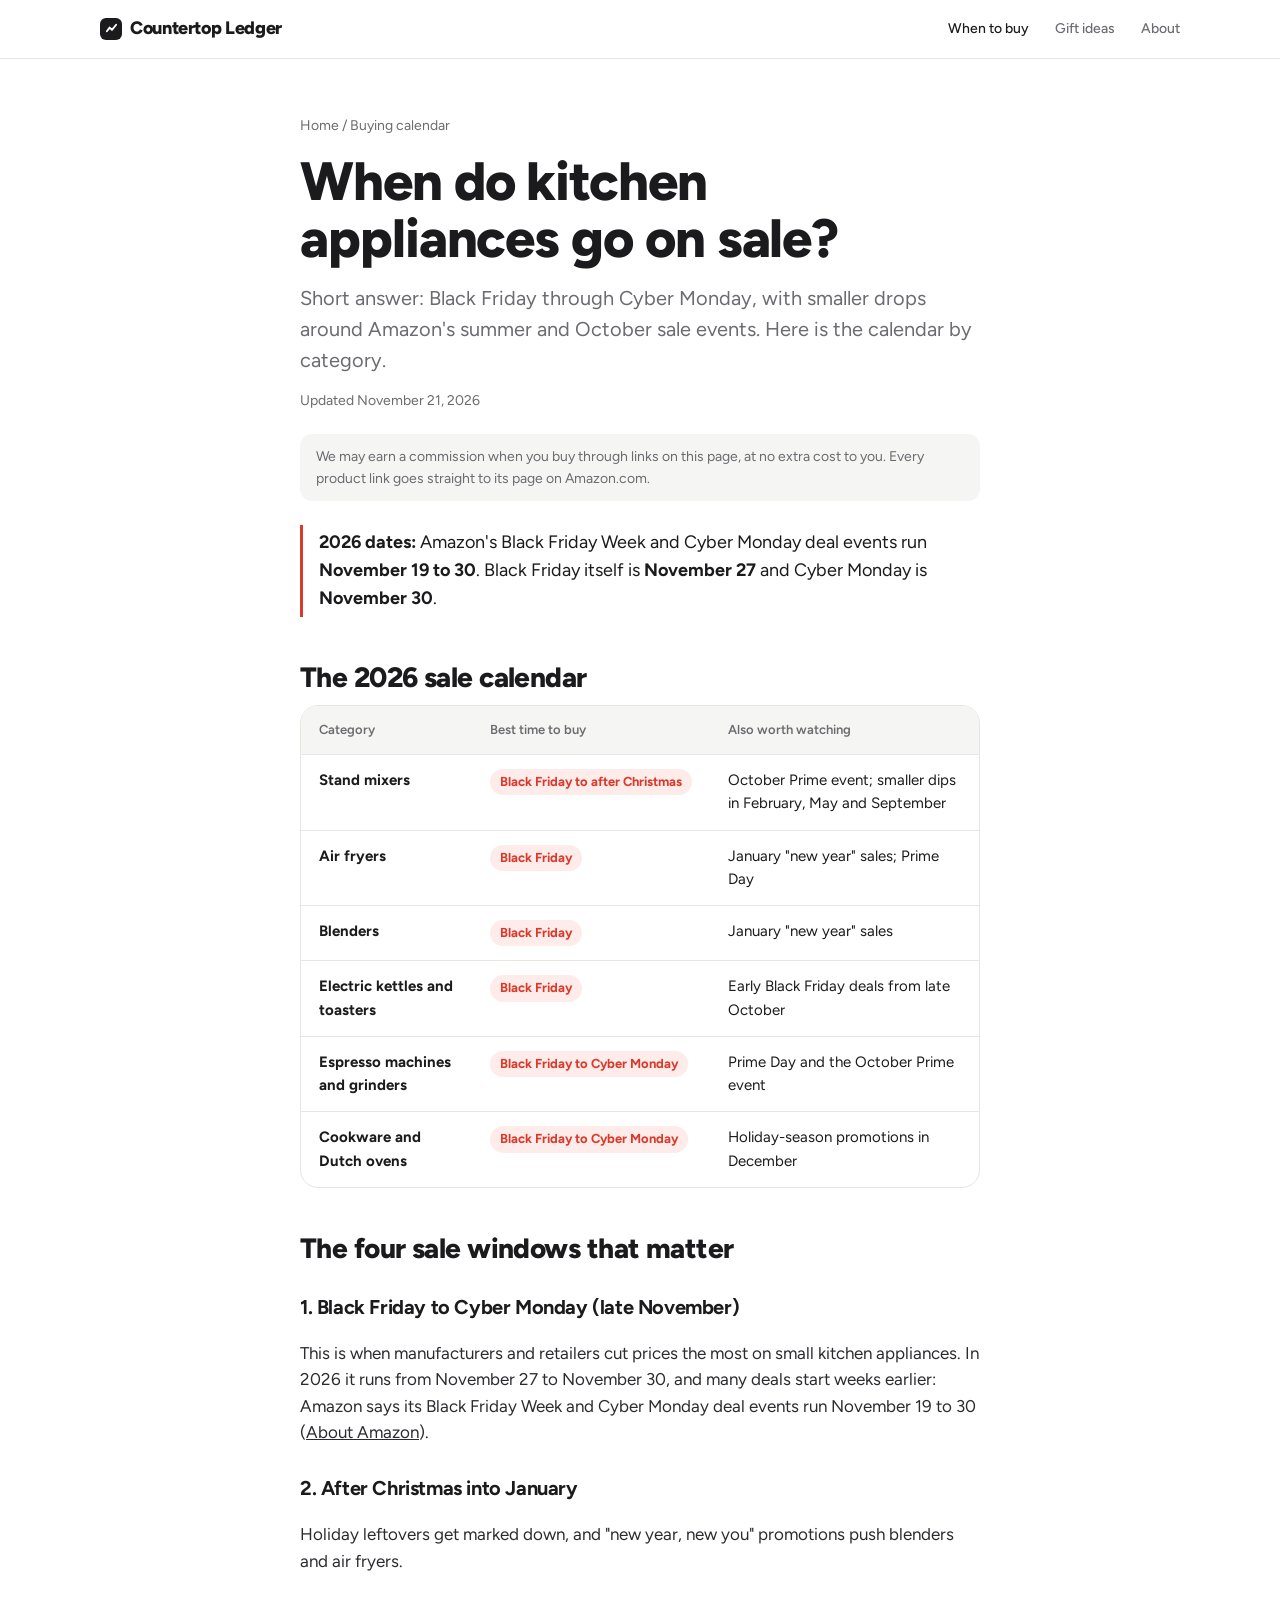
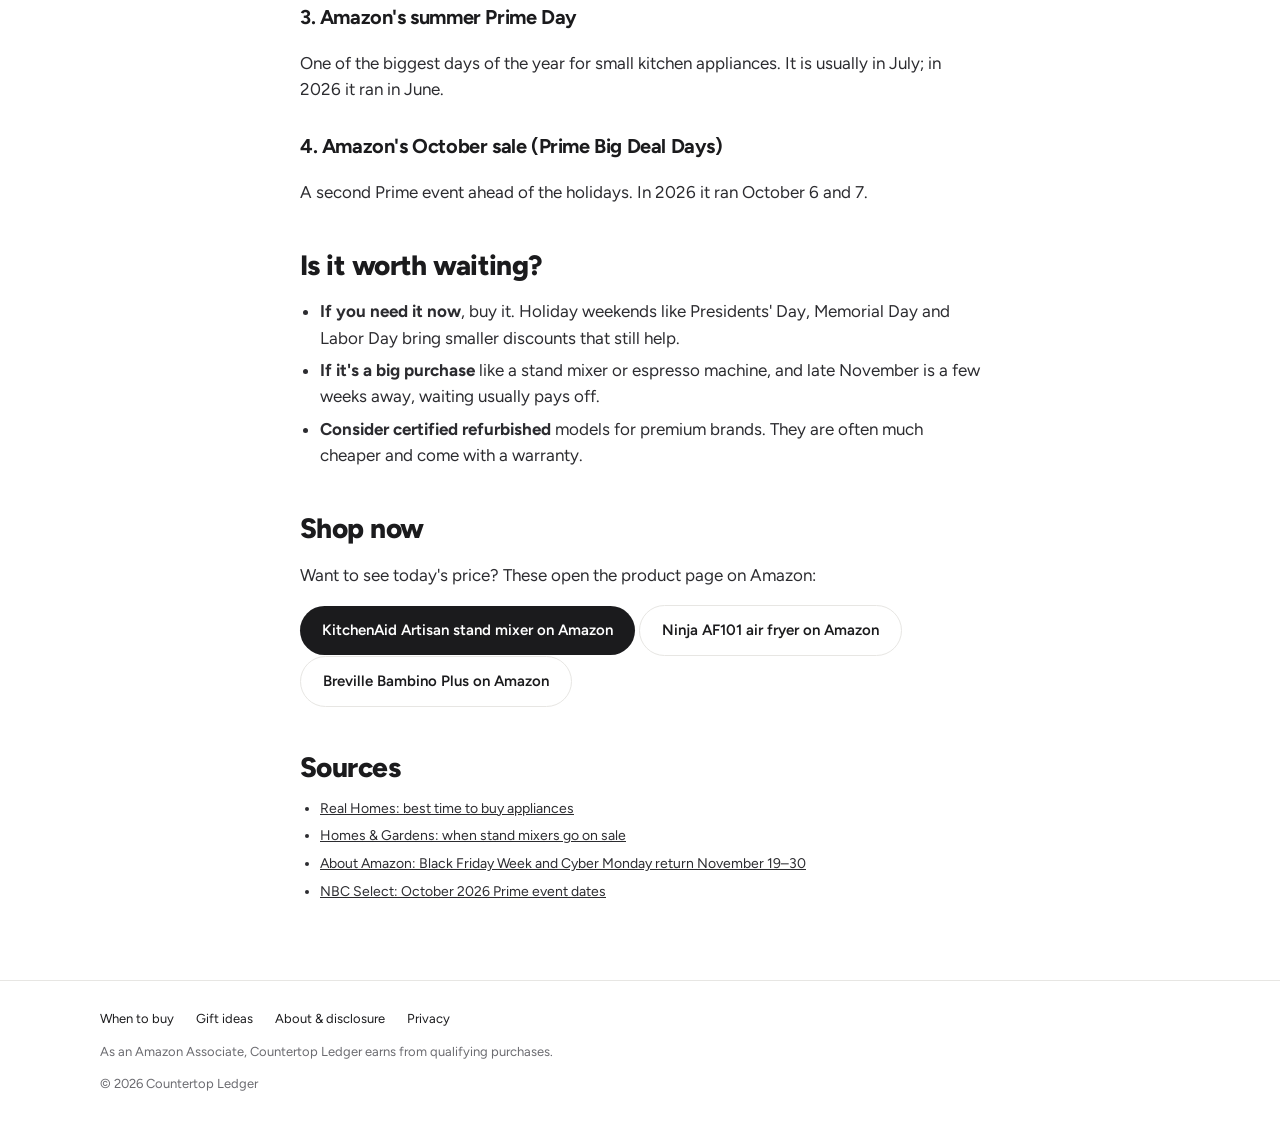
<file: guides/when-to-buy-kitchen-appliances.html>
<!doctype html>
<html lang="en">
<head>
<meta charset="utf-8">
<meta name="viewport" content="width=device-width, initial-scale=1, viewport-fit=cover">
<title>When Do Kitchen Appliances Go on Sale? 2026 Buying Calendar | Countertop Ledger</title>
<meta property="og:type" content="article">
<meta property="og:site_name" content="Countertop Ledger">
<meta property="og:title" content="When Do Kitchen Appliances Go on Sale? 2026 Buying Calendar | Countertop Ledger">
<meta property="og:description" content="The months when stand mixers, air fryers, kettles and other kitchen gear usually get their biggest discounts, with the 2026 sale dates.">
<meta property="og:url" content="https://countertopledger.github.io/guides/when-to-buy-kitchen-appliances.html">
<meta property="og:image" content="https://countertopledger.github.io/assets/og/when-to-buy.png">
<meta name="twitter:card" content="summary_large_image">
<meta name="p:domain_verify" content="b76fc6cef4128d5ef0ec59df66512564"/>
<link rel="canonical" href="https://countertopledger.github.io/guides/when-to-buy-kitchen-appliances.html">
<meta name="description" content="The months when stand mixers, air fryers, kettles and other kitchen gear usually get their biggest discounts, with the 2026 sale dates.">
<link rel="preconnect" href="https://fonts.googleapis.com">
<link rel="preconnect" href="https://fonts.gstatic.com" crossorigin>
<link rel="stylesheet" href="https://fonts.googleapis.com/css2?family=Figtree:wght@400;500;600;700;800&display=swap">
<link rel="stylesheet" href="../assets/style.css">
<link rel="icon" href="data:image/svg+xml,%3Csvg xmlns='http://www.w3.org/2000/svg' viewBox='0 0 32 32'%3E%3Crect width='32' height='32' rx='8' fill='%231b1b1d'/%3E%3Cpath d='M7 21l6-8 5 5 7-10' fill='none' stroke='white' stroke-width='3' stroke-linecap='round' stroke-linejoin='round'/%3E%3C/svg%3E">
<script type="application/ld+json">
{
 "@context": "https://schema.org",
 "@graph": [
  {
   "@type": "Article",
   "headline": "When Do Kitchen Appliances Go on Sale? 2026 Buying Calendar | Countertop Ledger",
   "description": "The months when stand mixers, air fryers, kettles and other kitchen gear usually get their biggest discounts, with the 2026 sale dates.",
   "image": "https://countertopledger.github.io/assets/og/when-to-buy.png",
   "dateModified": "2026-11-21",
   "inLanguage": "en-US",
   "mainEntityOfPage": "https://countertopledger.github.io/guides/when-to-buy-kitchen-appliances.html",
   "author": {
    "@type": "Organization",
    "name": "Countertop Ledger",
    "url": "https://countertopledger.github.io/"
   },
   "publisher": {
    "@type": "Organization",
    "name": "Countertop Ledger",
    "url": "https://countertopledger.github.io/"
   }
  },
  {
   "@type": "BreadcrumbList",
   "itemListElement": [
    {
     "@type": "ListItem",
     "position": 1,
     "name": "Countertop Ledger",
     "item": "https://countertopledger.github.io/"
    },
    {
     "@type": "ListItem",
     "position": 2,
     "name": "When Do Kitchen Appliances Go on Sale? 2026 Buying Calendar | Countertop Ledger",
     "item": "https://countertopledger.github.io/guides/when-to-buy-kitchen-appliances.html"
    }
   ]
  }
 ]
}
</script>
</head>
<body>
<header class="top"><div class="wrap">
  <a class="brand" href="../"><i><svg width="13" height="13" viewBox="0 0 14 14" aria-hidden="true"><path d="M2 10l3-4 2.5 2.5L12 3" fill="none" stroke="#fff" stroke-width="2" stroke-linecap="round" stroke-linejoin="round"/></svg></i>Countertop Ledger</a>
  <nav class="links" aria-label="Main">
    <a href="when-to-buy-kitchen-appliances.html" aria-current="page">When to buy</a>
    <a href="gifts-for-coffee-lovers.html" class="hide">Gift ideas</a>
    <a href="../about.html">About</a>
  </nav>
</div></header>

<main class="article"><div class="wrap narrow">
  <div class="crumbs"><a href="../">Home</a> / Buying calendar</div>
  <h1>When do kitchen appliances go on sale?</h1>
  <p class="dek">Short answer: Black Friday through Cyber Monday, with smaller drops around Amazon's summer and October sale events. Here is the calendar by category.</p>
  <p class="meta">Updated November 21, 2026</p>
  <p class="disclose">We may earn a commission when you buy through links on this page, at no extra cost to you. Every product link goes straight to its page on Amazon.com.</p>

  <div class="prose">
    <div class="callout"><b>2026 dates:</b> Amazon's Black Friday Week and Cyber Monday deal events run <b>November 19 to 30</b>. Black Friday itself is <b>November 27</b> and Cyber Monday is <b>November 30</b>.</div>

    <h2>The 2026 sale calendar</h2>
    <div class="tablewrap">
      <table>
        <thead><tr><th>Category</th><th>Best time to buy</th><th>Also worth watching</th></tr></thead>
        <tbody>
          <tr><td><b>Stand mixers</b></td><td><span class="pill">Black Friday to after Christmas</span></td><td>October Prime event; smaller dips in February, May and September</td></tr>
          <tr><td><b>Air fryers</b></td><td><span class="pill">Black Friday</span></td><td>January "new year" sales; Prime Day</td></tr>
          <tr><td><b>Blenders</b></td><td><span class="pill">Black Friday</span></td><td>January "new year" sales</td></tr>
          <tr><td><b>Electric kettles and toasters</b></td><td><span class="pill">Black Friday</span></td><td>Early Black Friday deals from late October</td></tr>
          <tr><td><b>Espresso machines and grinders</b></td><td><span class="pill">Black Friday to Cyber Monday</span></td><td>Prime Day and the October Prime event</td></tr>
          <tr><td><b>Cookware and Dutch ovens</b></td><td><span class="pill">Black Friday to Cyber Monday</span></td><td>Holiday-season promotions in December</td></tr>
        </tbody>
      </table>
    </div>

    <h2>The four sale windows that matter</h2>
    <h3>1. Black Friday to Cyber Monday (late November)</h3>
    <p>This is when manufacturers and retailers cut prices the most on small kitchen appliances. In 2026 it runs from November 27 to November 30, and many deals start weeks earlier: Amazon says its Black Friday Week and Cyber Monday deal events run November 19 to 30 (<a href="https://press.aboutamazon.com/2026/11/amazons-black-friday-week-and-cyber-monday-return-november-19-30-with-millions-of-deals-to-deliver-joy-this-holiday-season" rel="noopener" target="_blank">About Amazon</a>).</p>
    <h3>2. After Christmas into January</h3>
    <p>Holiday leftovers get marked down, and "new year, new you" promotions push blenders and air fryers.</p>
    <h3>3. Amazon's summer Prime Day</h3>
    <p>One of the biggest days of the year for small kitchen appliances. It is usually in July; in 2026 it ran in June.</p>
    <h3>4. Amazon's October sale (Prime Big Deal Days)</h3>
    <p>A second Prime event ahead of the holidays. In 2026 it ran October 6 and 7.</p>

    <h2>Is it worth waiting?</h2>
    <ul>
      <li><b>If you need it now</b>, buy it. Holiday weekends like Presidents' Day, Memorial Day and Labor Day bring smaller discounts that still help.</li>
      <li><b>If it's a big purchase</b> like a stand mixer or espresso machine, and late November is a few weeks away, waiting usually pays off.</li>
      <li><b>Consider certified refurbished</b> models for premium brands. They are often much cheaper and come with a warranty.</li>
    </ul>

    <h2>Shop now</h2>
    <p>Want to see today's price? These open the product page on Amazon:</p>
    <p><a class="btn" href="https://www.amazon.com/dp/B00005UP2P?tag=countertopled-20" rel="sponsored noopener" target="_blank">KitchenAid Artisan stand mixer on Amazon</a> <a class="btn alt" href="https://www.amazon.com/dp/B07FDJMC9Q?tag=countertopled-20" rel="sponsored noopener" target="_blank">Ninja AF101 air fryer on Amazon</a> <a class="btn alt" href="https://www.amazon.com/dp/B07JVD78TT?tag=countertopled-20" rel="sponsored noopener" target="_blank">Breville Bambino Plus on Amazon</a></p>

    <h2>Sources</h2>
    <ul class="meta">
      <li><a href="https://www.realhomes.com/advice/best-time-to-buy-appliances" rel="noopener" target="_blank">Real Homes: best time to buy appliances</a></li>
      <li><a href="https://www.homesandgardens.com/shopping/when-are-kitchenaid-mixers-on-sale" rel="noopener" target="_blank">Homes &amp; Gardens: when stand mixers go on sale</a></li>
      <li><a href="https://press.aboutamazon.com/2026/11/amazons-black-friday-week-and-cyber-monday-return-november-19-30-with-millions-of-deals-to-deliver-joy-this-holiday-season" rel="noopener" target="_blank">About Amazon: Black Friday Week and Cyber Monday return November 19–30</a></li>
      <li><a href="https://nbcnews.com/select/shopping/october-prime-day-dates-2026-rcna597737" rel="noopener" target="_blank">NBC Select: October 2026 Prime event dates</a></li>
    </ul>
  </div>
</div></main>

<footer><div class="wrap">
  <nav aria-label="Footer"><a href="when-to-buy-kitchen-appliances.html">When to buy</a><a href="gifts-for-coffee-lovers.html">Gift ideas</a><a href="../about.html">About &amp; disclosure</a><a href="../privacy.html">Privacy</a></nav>
  <span>As an Amazon Associate, Countertop Ledger earns from qualifying purchases.</span>
  <span>© 2026 Countertop Ledger</span>
</div></footer>
<script src="../assets/tag.js"></script>
</body>
</html>
</file>
<file: assets/style.css>
/* Countertop Ledger — shared styles. White and soft grey, black actions, tomato red reserved for highlights. */
:root {
  --bg: #ffffff;
  --soft: #f5f5f4;
  --ink: #1b1b1d;
  --sub: #6b6b70;
  --line: #e7e6e3;
  --accent: #d93a2b;
  --accent-soft: #fdecea;
  --oat: #f1ebe3;
  --mist: #e8edf3;
  --sand: #f3efe6;
  --f: "Figtree", -apple-system, "Segoe UI", Helvetica, Arial, sans-serif;
}
* { box-sizing: border-box; }
html { -webkit-text-size-adjust: 100%; }
body { margin: 0; background: var(--bg); color: var(--ink); font-family: var(--f); font-size: 17px; line-height: 1.55; -webkit-font-smoothing: antialiased; }
img { max-width: 100%; }
a { color: inherit; }
:focus-visible { outline: 2px solid var(--ink); outline-offset: 3px; border-radius: 6px; }
h1, h2, h3 { margin: 0; letter-spacing: -0.02em; text-wrap: balance; }
.wrap { max-width: 1120px; margin: 0 auto; padding-left: max(20px, env(safe-area-inset-left, 0px)); padding-right: max(20px, env(safe-area-inset-right, 0px)); }
.narrow { max-width: 720px; }

/* header */
header.top { position: sticky; top: 0; z-index: 20; background: rgba(255,255,255,.86); backdrop-filter: saturate(180%) blur(16px); -webkit-backdrop-filter: saturate(180%) blur(16px); border-bottom: 1px solid var(--line); }
header.top .wrap { height: 58px; display: flex; align-items: center; justify-content: space-between; gap: 16px; }
.brand { white-space: nowrap; font-weight: 800; font-size: 18px; letter-spacing: -0.02em; display: flex; align-items: center; gap: 8px; text-decoration: none; }
.brand i { width: 22px; height: 22px; border-radius: 6px; background: var(--ink); display: inline-grid; place-items: center; }
.links { display: flex; gap: 26px; font-size: 14px; font-weight: 500; }
.links a { text-decoration: none; color: var(--sub); white-space: nowrap; }
.links a:hover, .links a[aria-current] { color: var(--ink); }

/* buttons */
.btn { display: inline-flex; align-items: center; justify-content: center; gap: 8px; background: var(--ink); color: #fff; border-radius: 999px; padding: 13px 22px; font-weight: 600; font-size: 15px; text-decoration: none; border: 0; cursor: pointer; }
.btn.alt { background: transparent; color: var(--ink); border: 1px solid var(--line); }
.btn:hover { opacity: .9; }

/* hero */
.hero { text-align: center; padding-block: 84px 56px; }
.hero h1 { font-size: clamp(40px, 6.4vw, 72px); line-height: 1.04; font-weight: 800; max-width: 15ch; margin: 0 auto; }
.hero p { font-size: clamp(18px, 2vw, 21px); color: var(--sub); margin: 18px auto 30px; max-width: 46ch; }
.hero .ctas { display: flex; gap: 10px; justify-content: center; flex-wrap: wrap; }

section.s { padding-block: 52px; }
.sh { display: flex; justify-content: space-between; align-items: baseline; gap: 16px; margin-bottom: 22px; flex-wrap: wrap; }
.sh h2 { font-size: clamp(28px, 3.4vw, 40px); font-weight: 800; line-height: 1.1; }
.sh a { font-size: 15px; font-weight: 600; text-decoration: none; }
.sh p { color: var(--sub); margin: 6px 0 0; flex-basis: 100%; max-width: 60ch; }

/* guide cards */
.guides { display: grid; grid-template-columns: repeat(3, minmax(0, 1fr)); gap: 20px; }
.gcard { border-radius: 24px; padding: 30px 26px; min-height: 260px; display: flex; flex-direction: column; justify-content: space-between; text-decoration: none; position: relative; overflow: hidden; }
.gcard .k { font-size: 13px; font-weight: 600; color: var(--sub); }
.gcard h3 { font-size: 25px; font-weight: 800; line-height: 1.12; margin-top: 8px; max-width: 16ch; }
.gcard .more { font-weight: 600; font-size: 15px; }
.gcard svg { position: absolute; right: -4%; bottom: -6%; width: 46%; opacity: .9; transition: transform .35s cubic-bezier(.2,.7,.2,1); }
.gcard:hover svg { transform: translateY(-6px); }
.gcard.soon { cursor: default; }
.guides.two { grid-template-columns: repeat(2, minmax(0, 1fr)); }

/* categories */
.cats { display: grid; grid-template-columns: repeat(3, minmax(0, 1fr)); gap: 16px; }
.cat { border: 1px solid var(--line); border-radius: 18px; padding: 22px; text-decoration: none; display: grid; gap: 4px; }
.cat b { font-size: 18px; }
.cat span { color: var(--sub); font-size: 15px; }
.cat:hover { border-color: var(--ink); }

/* calendar teaser + tables */
.tablewrap { overflow-x: auto; border: 1px solid var(--line); border-radius: 18px; }
table { width: 100%; border-collapse: collapse; font-size: 15px; min-width: 640px; }
th, td { text-align: left; padding: 14px 18px; border-bottom: 1px solid var(--line); vertical-align: top; }
th { font-size: 13px; color: var(--sub); font-weight: 600; background: var(--soft); }
tr:last-child td { border-bottom: 0; }
.pill { display: inline-block; font-size: 13px; font-weight: 700; padding: 3px 10px; border-radius: 999px; background: var(--accent-soft); color: var(--accent); white-space: nowrap; }

/* notice band */
.band { background: var(--soft); border-radius: 28px; padding: 56px 24px; text-align: center; }
.band h2 { font-size: clamp(28px, 3.6vw, 42px); font-weight: 800; line-height: 1.08; max-width: 20ch; margin: 0 auto; }
.band p { color: var(--sub); margin: 14px auto 24px; max-width: 46ch; }

/* trust */
.trust { display: grid; grid-template-columns: repeat(3, minmax(0, 1fr)); gap: 32px; }
.trust div { display: grid; gap: 6px; }
.trust h3 { font-size: 18px; font-weight: 700; letter-spacing: -0.01em; }
.trust p { margin: 0; color: var(--sub); font-size: 15px; }

/* article */
.article { padding-block: 56px 24px; }
.crumbs { font-size: 14px; color: var(--sub); margin-bottom: 16px; }
.crumbs a { text-decoration: none; }
.article h1 { font-size: clamp(34px, 5vw, 54px); font-weight: 800; line-height: 1.06; }
.article .dek { font-size: 20px; color: var(--sub); margin: 16px 0 10px; }
.meta { font-size: 14px; color: var(--sub); }
.disclose { font-size: 14px; color: var(--sub); background: var(--soft); border-radius: 12px; padding: 12px 16px; margin: 22px 0 6px; }
.prose h2 { font-size: 28px; font-weight: 800; margin: 44px 0 12px; line-height: 1.15; }
.prose h3 { font-size: 20px; font-weight: 700; margin: 28px 0 8px; }
.prose p, .prose li { color: #2c2c30; }
.prose ul { padding-left: 20px; }
.prose li { margin-bottom: 6px; }
.callout { border-left: 3px solid var(--accent); padding: 4px 0 4px 16px; margin: 24px 0; font-size: 18px; }

/* product idea cards in guides */
.ideas { display: grid; gap: 16px; margin: 20px 0; }
.idea { display: grid; grid-template-columns: 120px 1fr; gap: 20px; align-items: center; border: 1px solid var(--line); border-radius: 20px; padding: 16px; }
.idea .pic { aspect-ratio: 1; border-radius: 14px; display: grid; place-items: center; }
.idea .pic svg { width: 58%; }
.idea h3 { margin: 0 0 4px; font-size: 19px; }
.idea p { margin: 0 0 10px; color: var(--sub); font-size: 15px; }
.idea .row { display: flex; gap: 10px; align-items: center; flex-wrap: wrap; }
.idea .range { font-size: 14px; font-weight: 600; }
.idea .btn { padding: 10px 16px; font-size: 14px; }

footer { border-top: 1px solid var(--line); margin-top: 40px; padding-block: 28px 48px; font-size: 13px; color: var(--sub); }
footer .wrap { display: grid; gap: 12px; }
footer nav { display: flex; gap: 22px; flex-wrap: wrap; color: var(--ink); }
footer nav a { text-decoration: none; }

@media (max-width: 900px) { .guides, .guides.two, .cats { grid-template-columns: 1fr; } .gcard { min-height: 200px; } .gcard svg { width: 30%; } }
@media (max-width: 720px) {
  .links .hide { display: none; }
  .links { gap: 16px; font-size: 13px; }
  .brand { font-size: 16px; }
  .hero { padding-block: 56px 40px; }
  .trust { grid-template-columns: 1fr; gap: 20px; }
  .idea { grid-template-columns: 84px 1fr; gap: 14px; }
}
@media (prefers-reduced-motion: reduce) { .gcard svg { transition: none; } }

/* Trust: say where affiliate links go */
.idea .row::after { content: "Goes to amazon.com · opens in a new tab"; flex-basis: 100%; font-size: 12.5px; color: var(--sub); }
</file>
